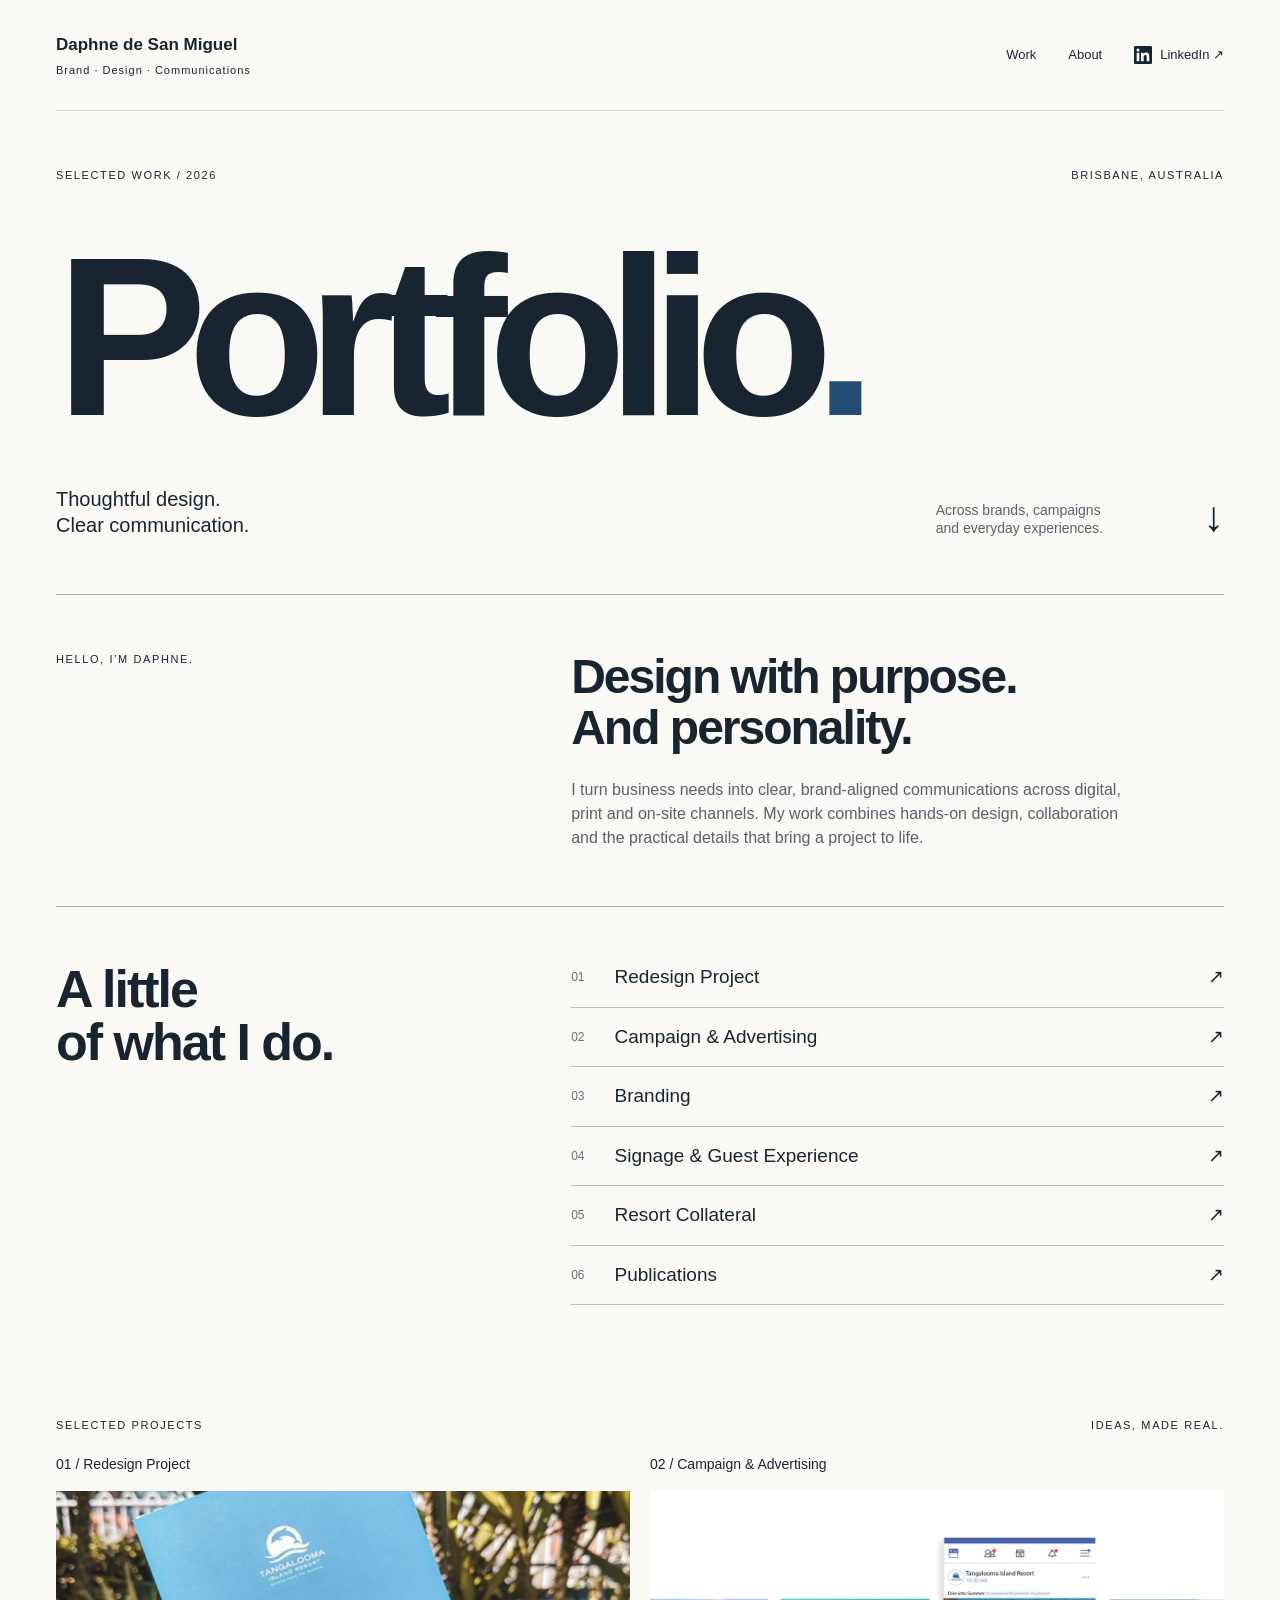
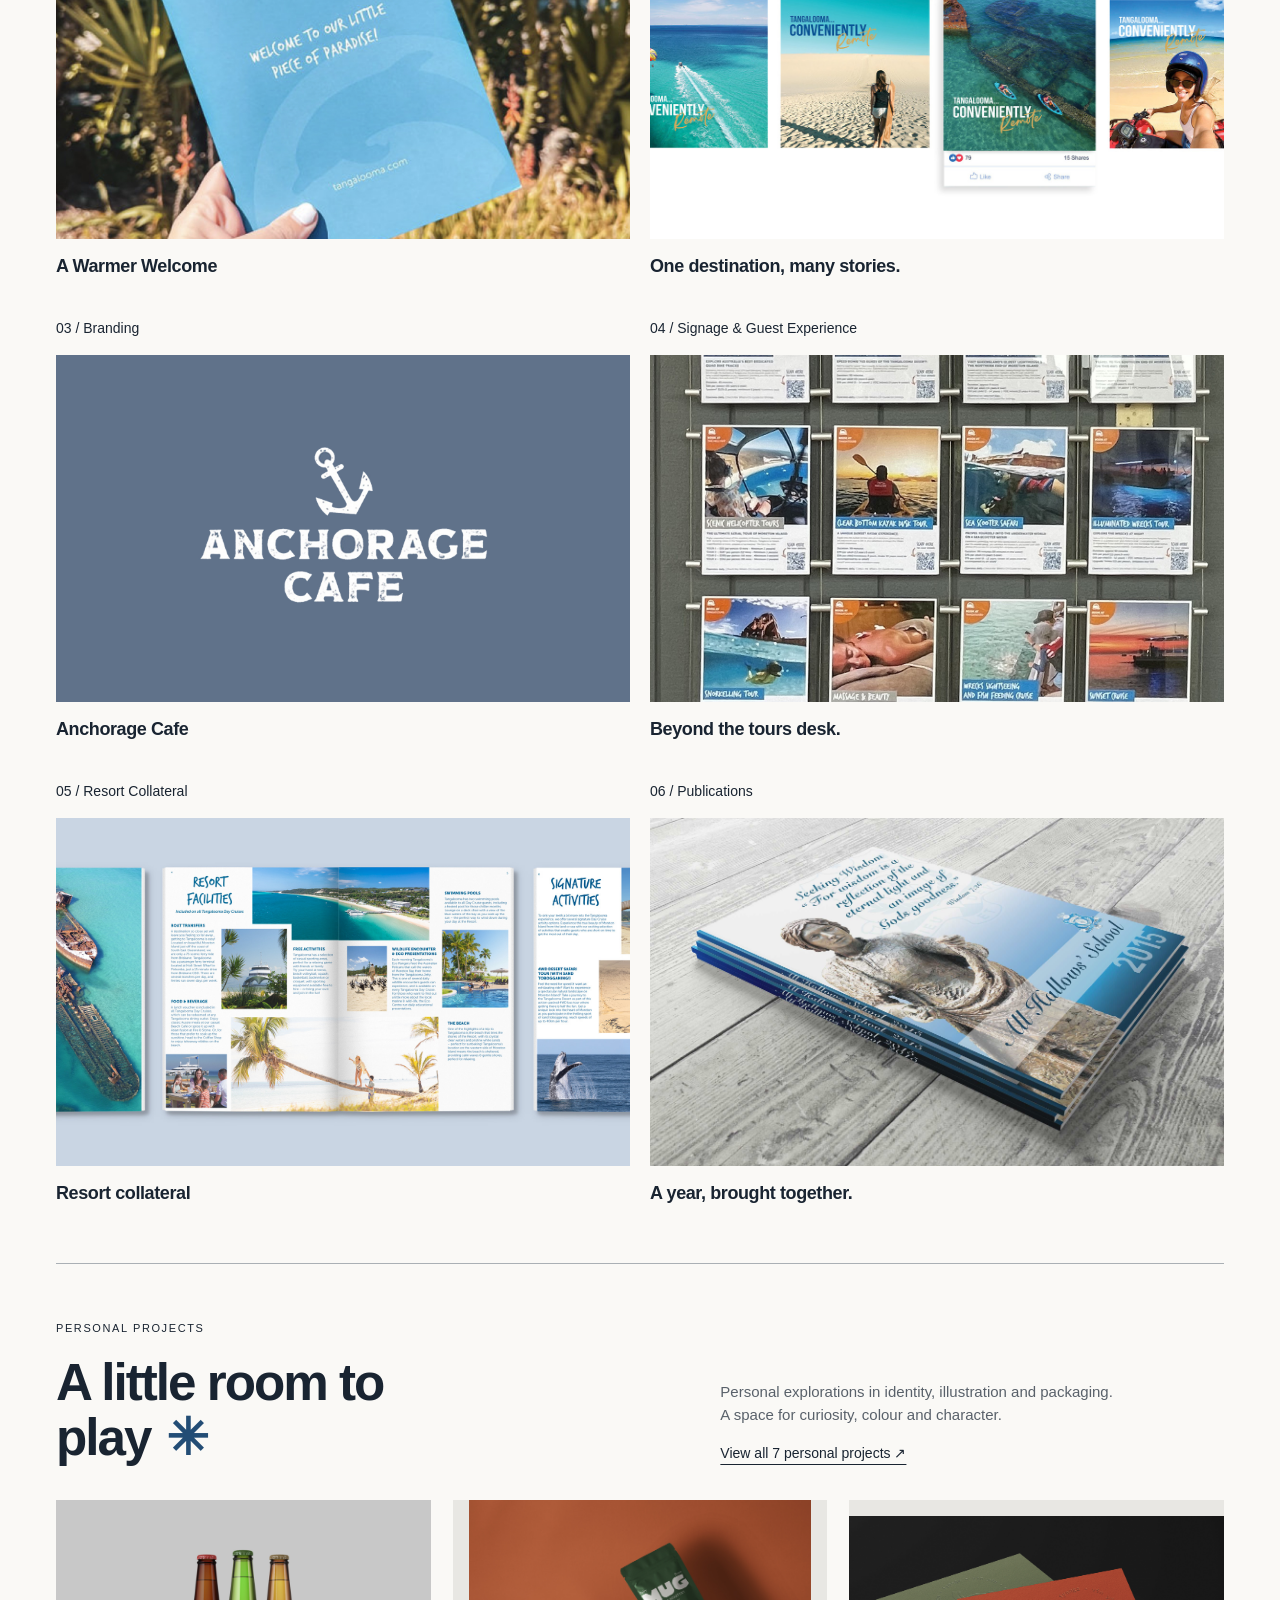
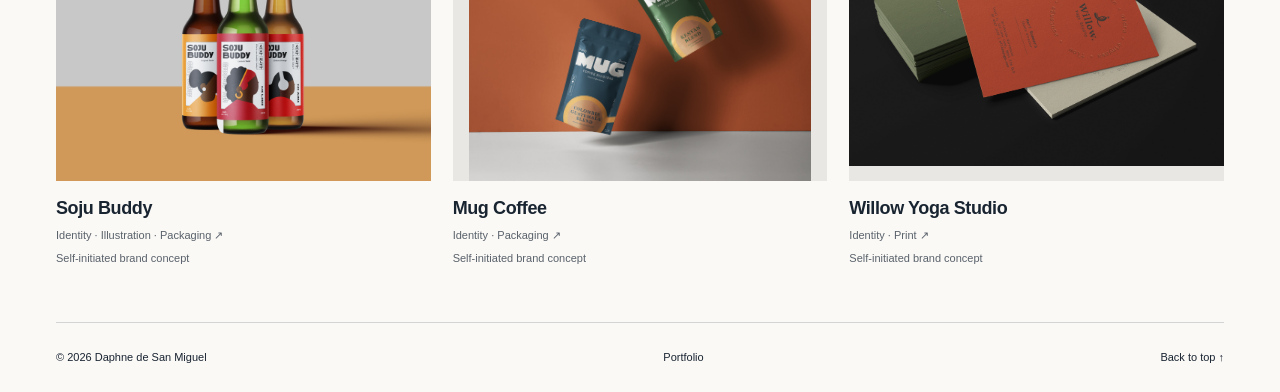
<file: site/index.html>
<!doctype html>
<html lang="en"><head><meta charset="utf-8"><meta name="viewport" content="width=device-width,initial-scale=1"><title>Daphne de San Miguel — Portfolio 2026</title><link rel="stylesheet" href="style.css"></head>
<body><header class="wrap"><a class="name" href="index.html">Daphne de San Miguel<span>Brand · Design · Communications</span></a><nav aria-label="Main navigation"><a href="#work">Work</a><a href="#about">About</a><a class="linkedin-link" href="https://www.linkedin.com/in/daphnedsm/"><svg class="linkedin-icon" xmlns="http://www.w3.org/2000/svg" viewBox="0 0 24 24" width="18" height="18" fill="currentColor" aria-hidden="true" focusable="false"><path d="M20.447 20.452h-3.554v-5.569c0-1.328-.027-3.037-1.852-3.037-1.853 0-2.136 1.445-2.136 2.939v5.667H9.351V9h3.414v1.561h.049c.476-.9 1.637-1.85 3.37-1.85 3.601 0 4.267 2.37 4.267 5.455v6.286zM5.337 7.433a2.062 2.062 0 1 1 0-4.124 2.062 2.062 0 0 1 0 4.124zm1.782 13.019H3.555V9h3.564v11.452zM22.225 0H1.771C.792 0 0 .774 0 1.729v20.542C0 23.227.792 24 1.771 24h20.451C23.2 24 24 23.227 24 22.271V1.729C24 .774 23.2 0 22.222 0h.003z"/></svg><span>LinkedIn ↗</span></a></nav></header>
<main class="portfolio-home"><section class="hero wrap"><div class="eyebrow">Selected work / 2026 <span>Brisbane, Australia</span></div><h1>Portfolio<span>.</span></h1><div class="hero-bottom"><p>Thoughtful design.<br>Clear communication.</p><p>Across brands, campaigns<br>and everyday experiences.</p><a href="#work" aria-label="Explore selected work">↓</a></div></section>
<section class="about wrap" id="about"><p class="eyebrow">Hello, I’m Daphne.</p><div><h2>Design with purpose.<br>And personality.</h2><p>I turn business needs into clear, brand-aligned communications across digital, print and on-site channels. My work combines hands-on design, collaboration and the practical details that bring a project to life.</p></div></section>
<section class="index wrap" aria-labelledby="index-title"><h2 id="index-title">A little<br>of what I do.</h2><div class="contents"><a href="#redesign"><span>01</span>Redesign Project <b>↗</b></a><a href="#campaigns"><span>02</span>Campaign &amp; Advertising <b>↗</b></a><a href="#anchorage-cafe"><span>03</span>Branding <b>↗</b></a><a href="#experience"><span>04</span>Signage &amp; Guest Experience <b>↗</b></a><a href="#resort-collateral"><span>05</span>Resort Collateral <b>↗</b></a><a href="#publications"><span>06</span>Publications <b>↗</b></a></div></section>
<section id="work" class="wrap work"><div class="section-label"><span>Selected projects</span><span>Ideas, made real.</span></div><div class="grid">
<section class="work-section" aria-labelledby="redesign"><h2 id="redesign" class="work-section-heading">01 / Redesign Project</h2><a class="project" href="welcome-guide.html"><div class="visual"><img src="images/welcome-guide-booklet.jpg" alt="Printed Tangalooma welcome booklet with a blue cover" loading="lazy"><div class="rollover"><strong>Redesign Project</strong><span>Tangalooma Welcome Guide</span></div></div><div class="caption"><h3>A Warmer Welcome</h3></div></a></section>
<section class="work-section" aria-labelledby="campaigns"><h2 id="campaigns" class="work-section-heading">02 / Campaign &amp; Advertising</h2><a class="project" href="campaign-advertising.html"><div class="visual"><img src="images/campaign-day-cruise.jpg" alt="Tangalooma campaign creative across social formats"><div class="rollover"><strong>Campaign &amp; Advertising</strong><span>Tangalooma Island Resort</span></div></div><div class="caption"><h3>One destination, many stories.</h3></div></a></section>
<section class="work-section" aria-labelledby="anchorage-cafe"><h2 id="anchorage-cafe" class="work-section-heading">03 / Branding</h2><a class="project" href="anchorage-cafe.html"><div class="visual"><img src="images/anchorage-identity.jpg" alt="Anchorage Cafe anchor logo on a blue-grey background"><div class="rollover"><strong>Branding &amp; Identity</strong><span>Tangalooma Wharf</span></div></div><div class="caption"><h3>Anchorage Cafe</h3></div></a></section>
<section class="work-section" aria-labelledby="experience"><h2 id="experience" class="work-section-heading">04 / Signage &amp; Guest Experience</h2><a class="project" href="communication-system.html"><div class="visual"><img src="images/promo-wall-installed.jpg" alt="Installed tour-information display" loading="lazy"><div class="rollover"><strong>Signage &amp; Guest Experience</strong><span>Tangalooma Tours &amp; Activities</span></div></div><div class="caption"><h3>Beyond the tours desk.</h3></div></a></section>
<section class="work-section" aria-labelledby="resort-collateral"><h2 id="resort-collateral" class="work-section-heading">05 / Resort Collateral</h2><a class="project resort-publications-card" href="resort-publications.html"><div class="visual"><img src="images/resort-publications-media-day.jpg" alt="Tangalooma media-day brochure spread featuring resort facilities and activities" loading="lazy"><div class="rollover"><strong>Resort Collateral</strong><span>Tangalooma Island Resort</span></div></div><div class="caption"><h3>Resort collateral</h3></div></a></section>
<section class="work-section" aria-labelledby="publications"><h2 id="publications" class="work-section-heading">06 / Publications</h2><a class="project" href="school-publications.html"><div class="visual"><img src="images/yearbook-all-hallows-cover.jpg" alt="All Hallows’ School yearbook cover" loading="lazy"><div class="rollover"><strong>Publications</strong><span>PCGA · School Yearbooks</span></div></div><div class="caption"><h3>A year, brought together.</h3></div></a></section>
</div></section>
<section class="wrap personal-section" id="play" aria-labelledby="personal-title"><div class="personal-intro"><div><p class="eyebrow">Personal Projects</p><h2 id="personal-title">A little room to play<span>✳</span></h2></div><div><p>Personal explorations in identity, illustration and packaging.<br>A space for curiosity, colour and character.</p><a class="text-link" href="personal-projects.html">View all 7 personal projects ↗</a></div></div><div class="featured-personal"><a class="project personal-card" href="soju-buddy.html"><div class="visual"><img src="images/personal/soju-buddy/Soju-Bottles-Mockup.jpg" alt="Bottle packaging, concept mockup." loading="lazy"></div><div class="caption"><h3>Soju Buddy</h3><span>Identity · Illustration · Packaging ↗</span></div><p class="project-kind">Self-initiated brand concept</p></a><a class="project personal-card" href="mug-coffee.html"><div class="visual"><img src="images/personal/mug-coffee/Pouch-Packaging-Mockup.jpg" alt="Coffee pouch packaging, concept mockup." loading="lazy"></div><div class="caption"><h3>Mug Coffee</h3><span>Identity · Packaging ↗</span></div><p class="project-kind">Self-initiated brand concept</p></a><a class="project personal-card" href="willow-yoga.html"><div class="visual"><img src="images/personal/willow-yoga/Business-Cards-Mockup.jpg" alt="Studio business cards, concept mockup." loading="lazy"></div><div class="caption"><h3>Willow Yoga Studio</h3><span>Identity · Print ↗</span></div><p class="project-kind">Self-initiated brand concept</p></a></div></section>
</main><footer class="wrap"><span>© 2026 Daphne de San Miguel</span><span>Portfolio</span><a href="#">Back to top ↑</a></footer></body></html>
</file>
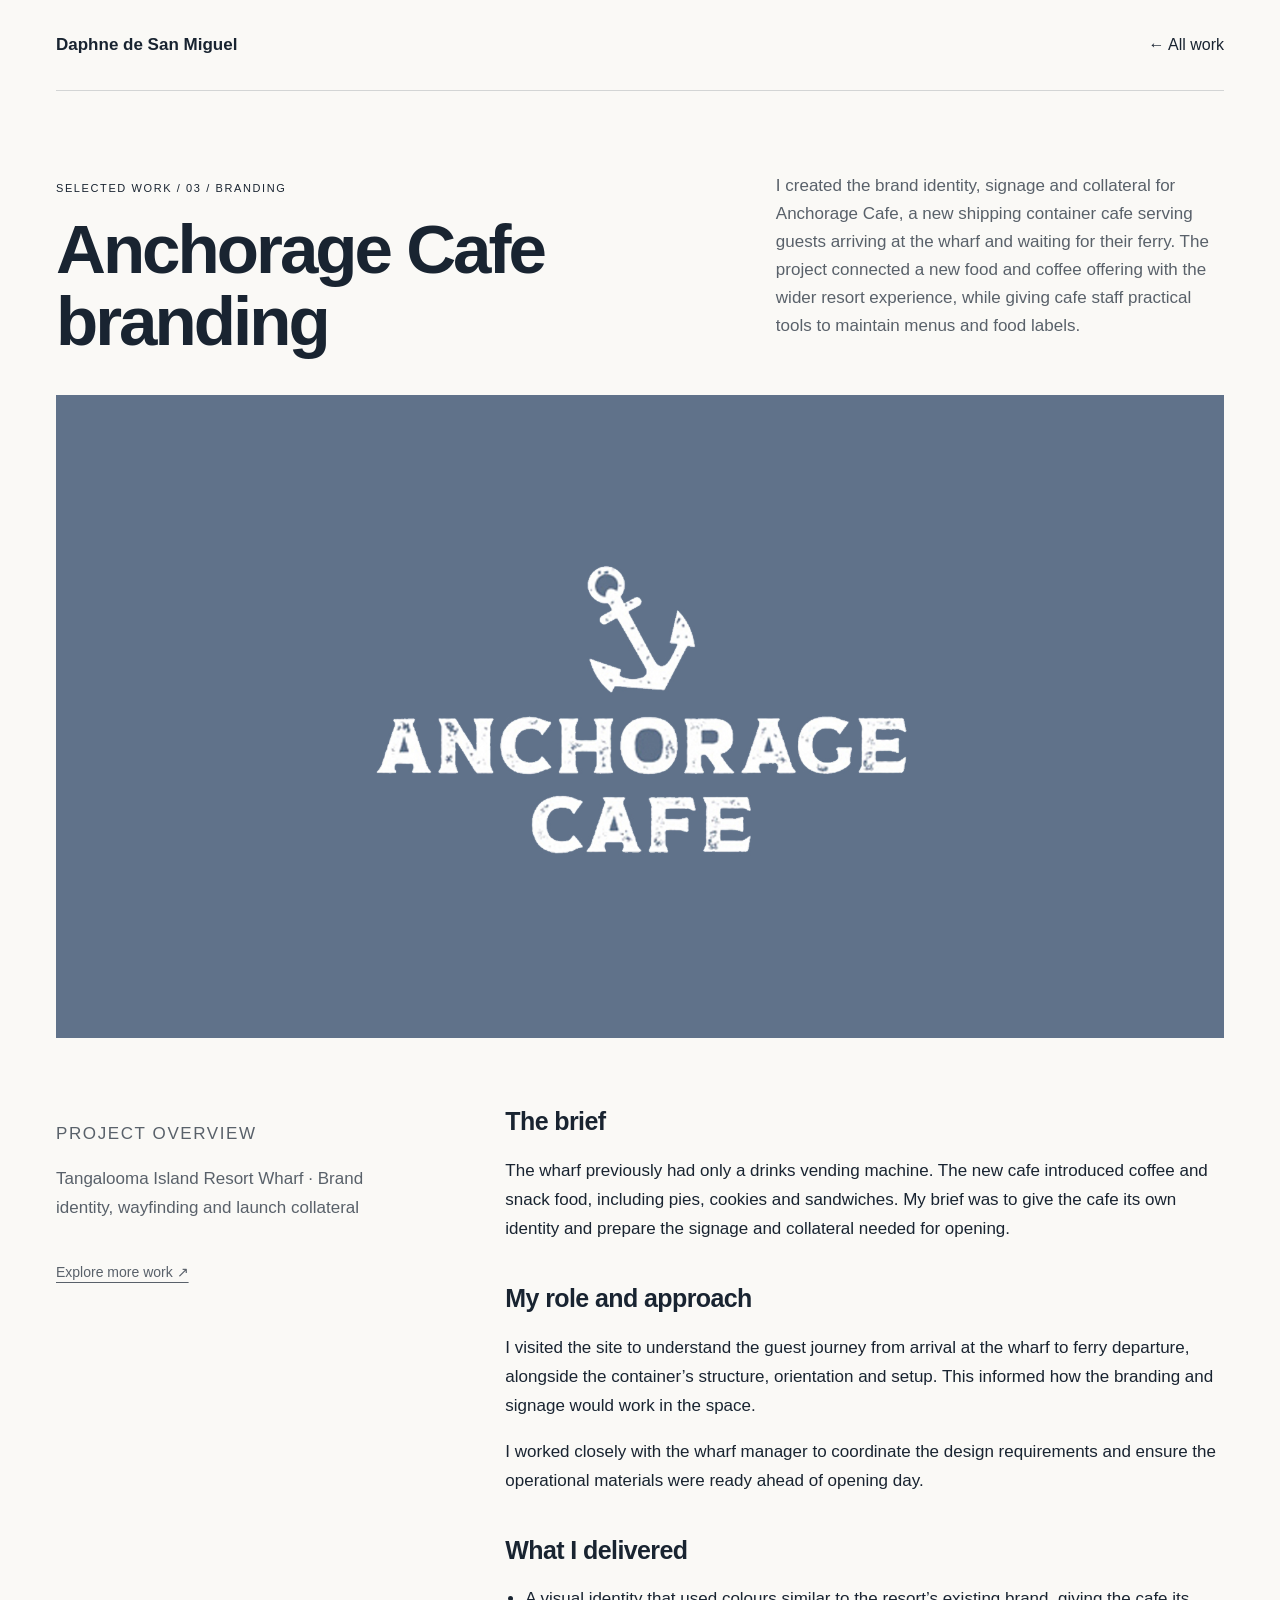
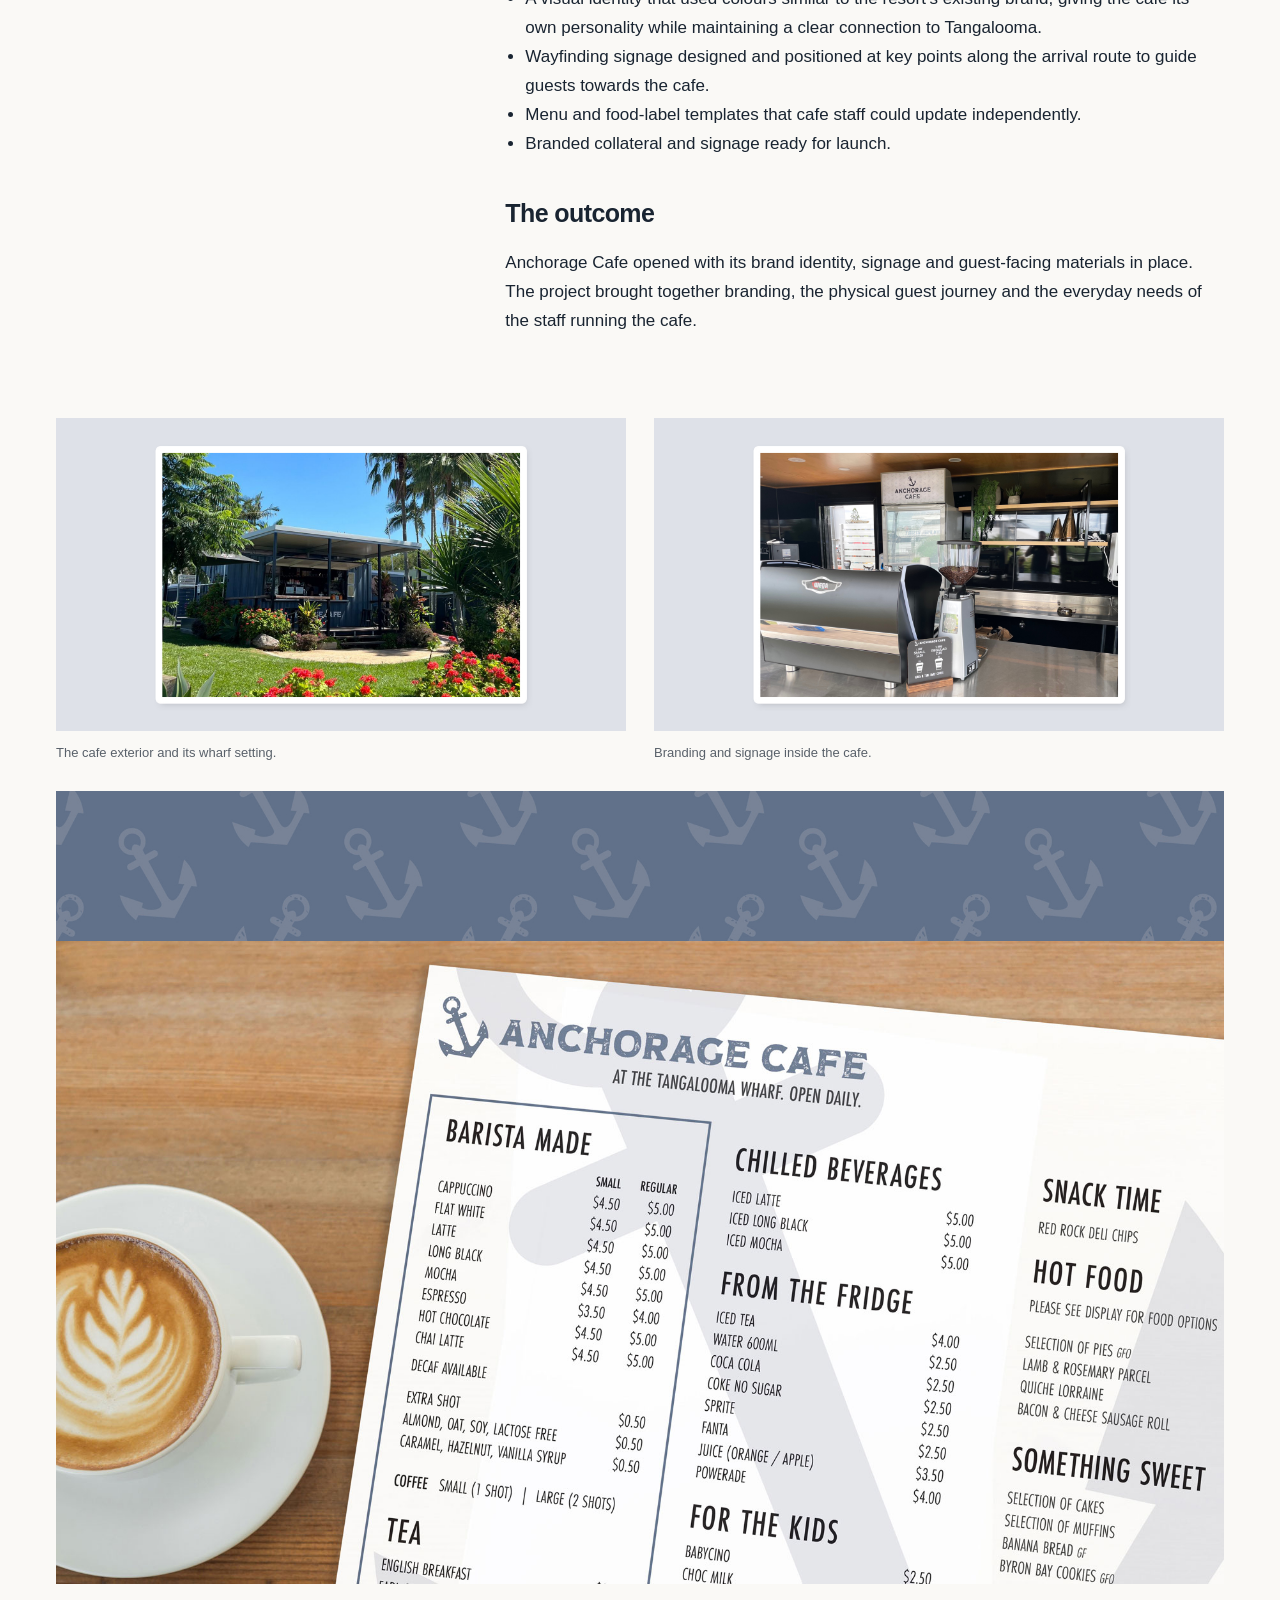
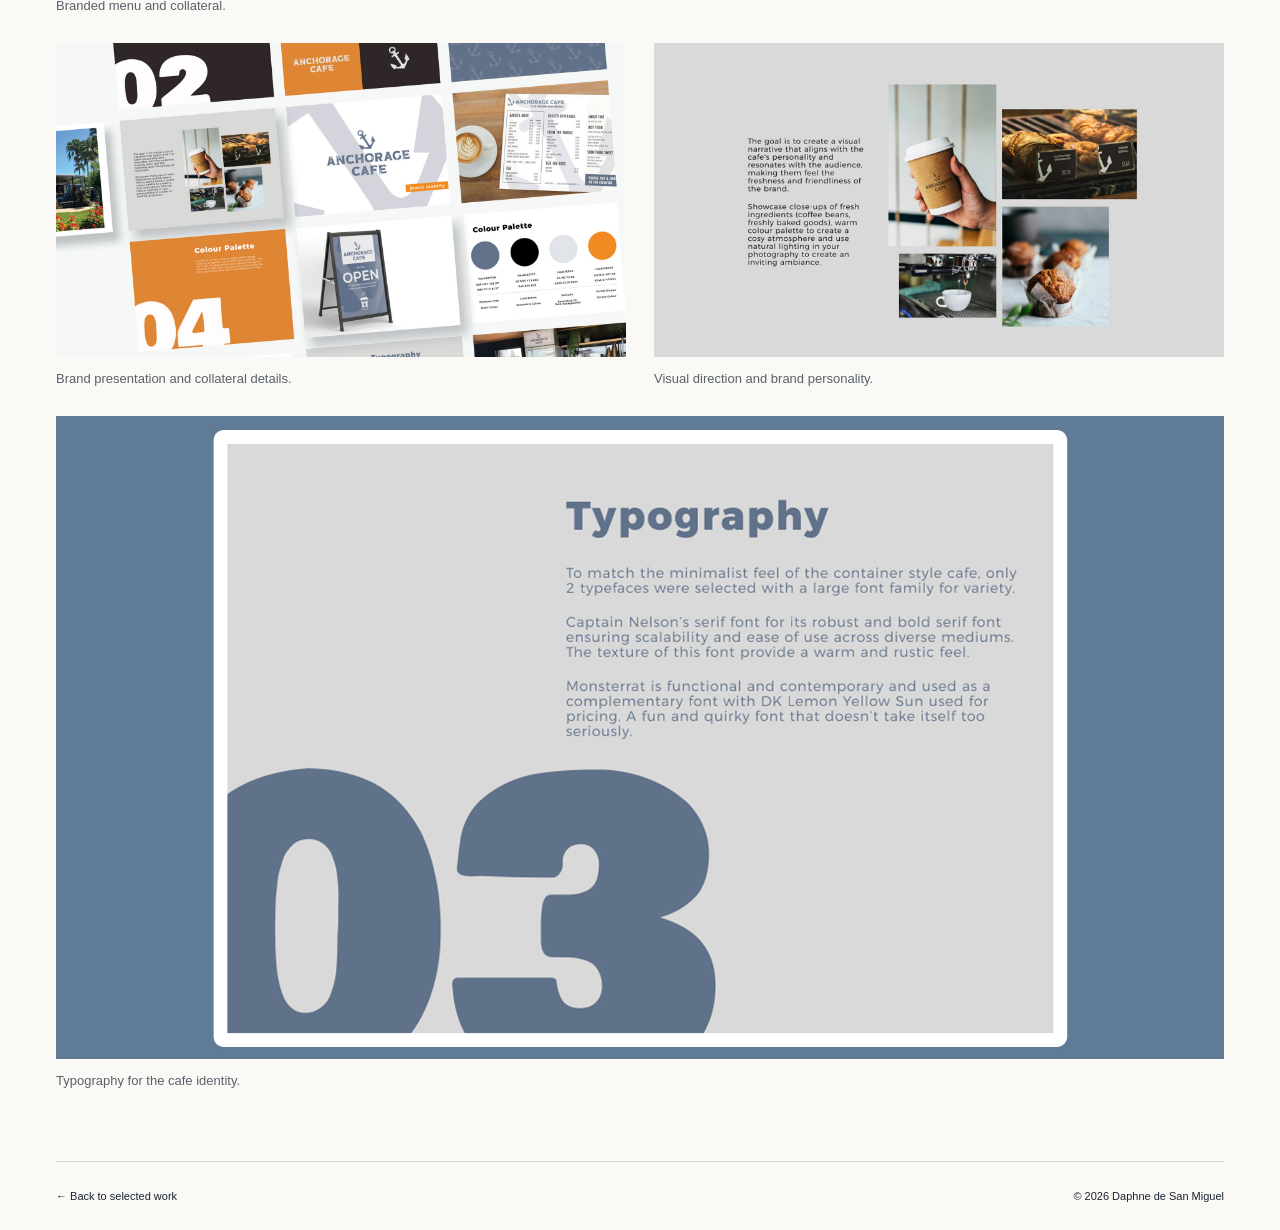
<file: site/anchorage-cafe.html>
<!doctype html><html lang="en"><head><meta charset="utf-8"><meta name="viewport" content="width=device-width,initial-scale=1"><title>Anchorage Cafe branding — Daphne de San Miguel</title><link rel="stylesheet" href="style.css"></head><body><header class="wrap"><a class="name" href="index.html">Daphne de San Miguel</a><a href="index.html#anchorage-cafe">← All work</a></header><main class="wrap project-detail"><div class="project-heading"><div><p class="eyebrow">Selected work / 03 / Branding</p><h1>Anchorage Cafe branding</h1></div><div class="lead"><p>I created the brand identity, signage and collateral for Anchorage Cafe, a new shipping container cafe serving guests arriving at the wharf and waiting for their ferry. The project connected a new food and coffee offering with the wider resort experience, while giving cafe staff practical tools to maintain menus and food labels.</p></div></div><figure class="project-hero"><a href="images/anchorage-cafe-detail-0.jpg"><img src="images/anchorage-cafe-detail-0.jpg" alt="Anchorage Cafe visual identity." loading="lazy"></a><figcaption>Anchorage Cafe visual identity.</figcaption></figure><div class="project-copy"><aside><p class="eyebrow">Project overview</p><p>Tangalooma Island Resort Wharf · Brand identity, wayfinding and launch collateral</p><a href="index.html#work">Explore more work ↗</a></aside><article><h3>The brief</h3>
<p>The wharf previously had only a drinks vending machine. The new cafe introduced coffee and snack food, including pies, cookies and sandwiches. My brief was to give the cafe its own identity and prepare the signage and collateral needed for opening.</p>
<h3>My role and approach</h3>
<p>I visited the site to understand the guest journey from arrival at the wharf to ferry departure, alongside the container’s structure, orientation and setup. This informed how the branding and signage would work in the space.</p>
<p>I worked closely with the wharf manager to coordinate the design requirements and ensure the operational materials were ready ahead of opening day.</p>
<h3>What I delivered</h3>
<ul>
<li>A visual identity that used colours similar to the resort’s existing brand, giving the cafe its own personality while maintaining a clear connection to Tangalooma.</li>
<li>Wayfinding signage designed and positioned at key points along the arrival route to guide guests towards the cafe.</li>
<li>Menu and food-label templates that cafe staff could update independently.</li>
<li>Branded collateral and signage ready for launch.</li>
</ul>
<h3>The outcome</h3>
<p>Anchorage Cafe opened with its brand identity, signage and guest-facing materials in place. The project brought together branding, the physical guest journey and the everyday needs of the staff running the cafe.</p></article></div><div class="project-gallery"><figure class=""><a href="images/anchorage-cafe-detail-1.jpg"><img src="images/anchorage-cafe-detail-1.jpg" alt="The cafe exterior and its wharf setting." loading="lazy"></a><figcaption>The cafe exterior and its wharf setting.</figcaption></figure><figure class=""><a href="images/anchorage-cafe-detail-2.jpg"><img src="images/anchorage-cafe-detail-2.jpg" alt="Branding and signage inside the cafe." loading="lazy"></a><figcaption>Branding and signage inside the cafe.</figcaption></figure><figure class="pattern-strip"><a href="images/anchorage-cafe-detail-7.jpg"><img src="images/anchorage-cafe-detail-7.jpg" alt="Anchor brand pattern." loading="lazy"></a><figcaption>Anchor brand pattern.</figcaption></figure><figure class="wide"><a href="images/anchorage-cafe-detail-8.jpg"><img src="images/anchorage-cafe-detail-8.jpg" alt="Branded menu and collateral." loading="lazy"></a><figcaption>Branded menu and collateral.</figcaption></figure><figure class=""><a href="images/anchorage-cafe-detail-4.jpg"><img src="images/anchorage-cafe-detail-4.jpg" alt="Brand presentation and collateral details." loading="lazy"></a><figcaption>Brand presentation and collateral details.</figcaption></figure><figure class=""><a href="images/anchorage-cafe-detail-5.jpg"><img src="images/anchorage-cafe-detail-5.jpg" alt="Visual direction and brand personality." loading="lazy"></a><figcaption>Visual direction and brand personality.</figcaption></figure><figure class="wide"><a href="images/anchorage-cafe-detail-6.jpg"><img src="images/anchorage-cafe-detail-6.jpg" alt="Typography for the cafe identity." loading="lazy"></a><figcaption>Typography for the cafe identity.</figcaption></figure></div></main><footer class="wrap"><a href="index.html#anchorage-cafe">← Back to selected work</a><span>© 2026 Daphne de San Miguel</span></footer></body></html>
</file>
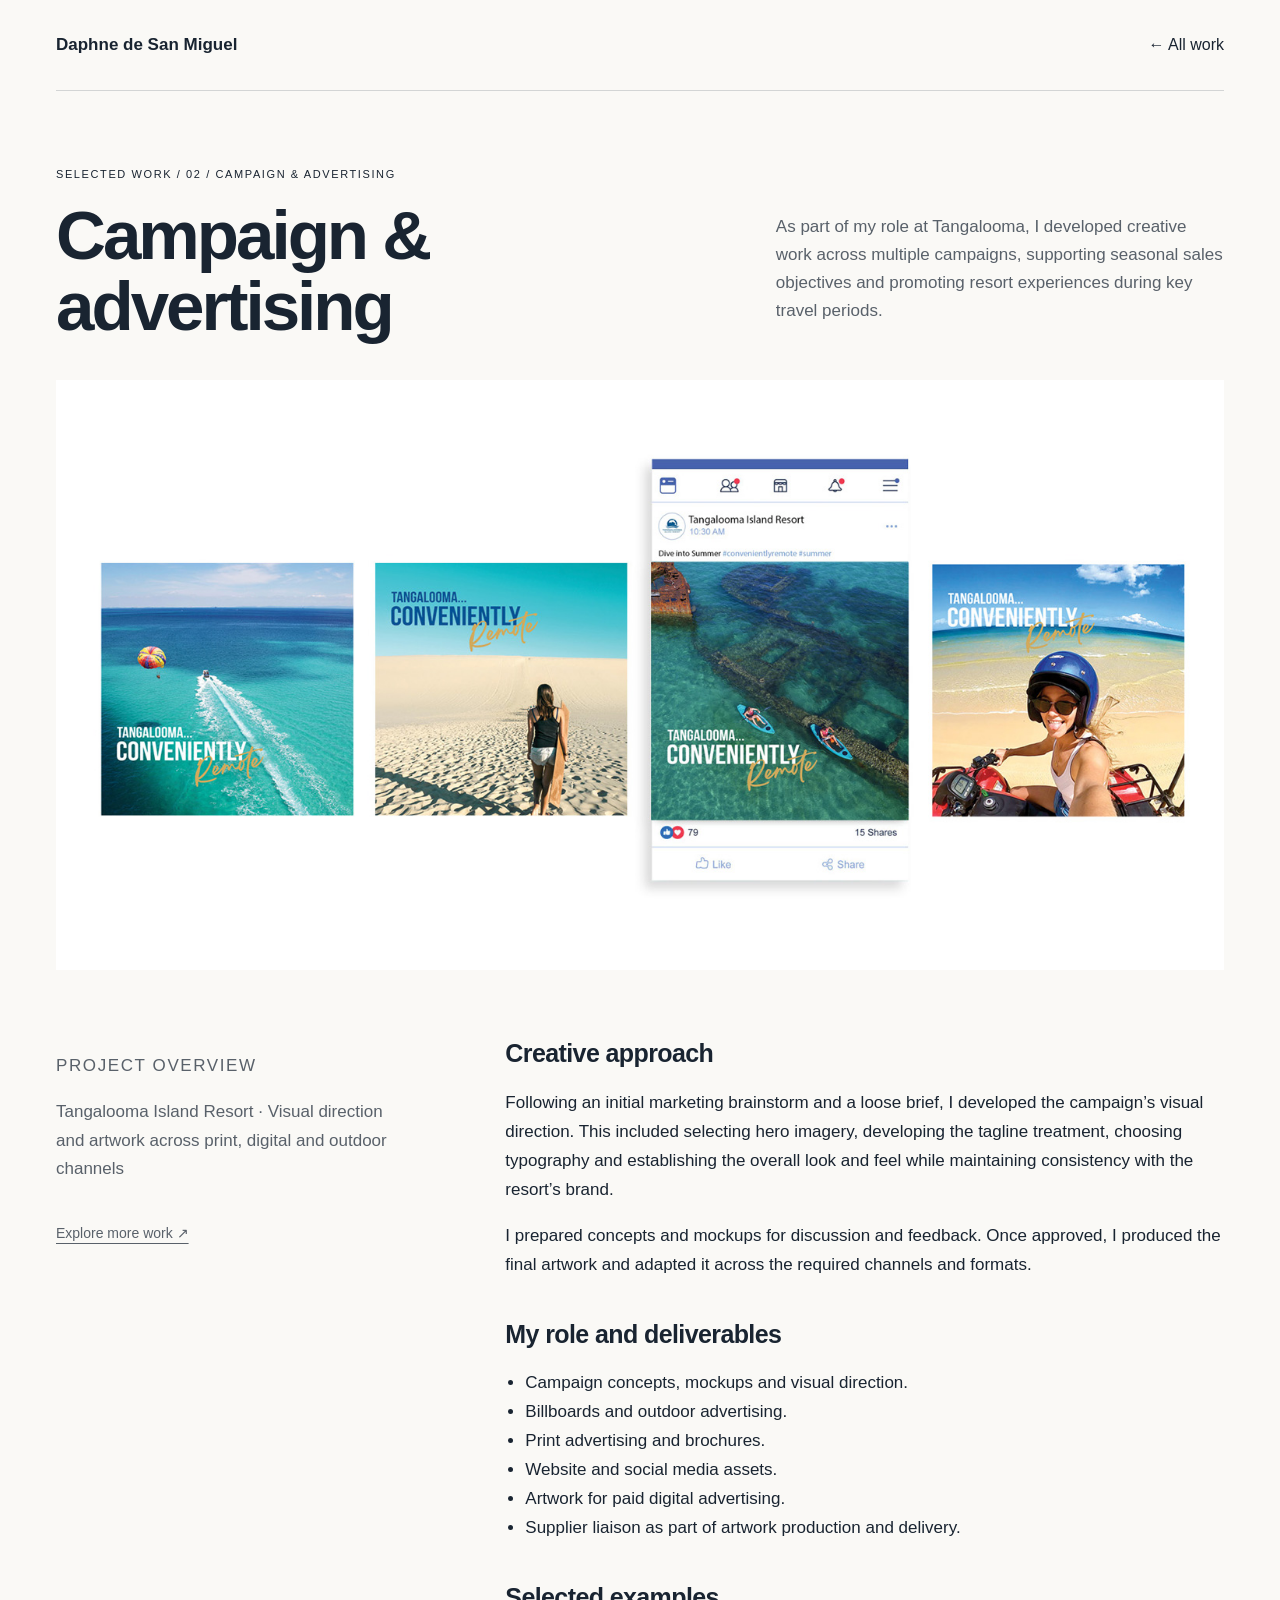
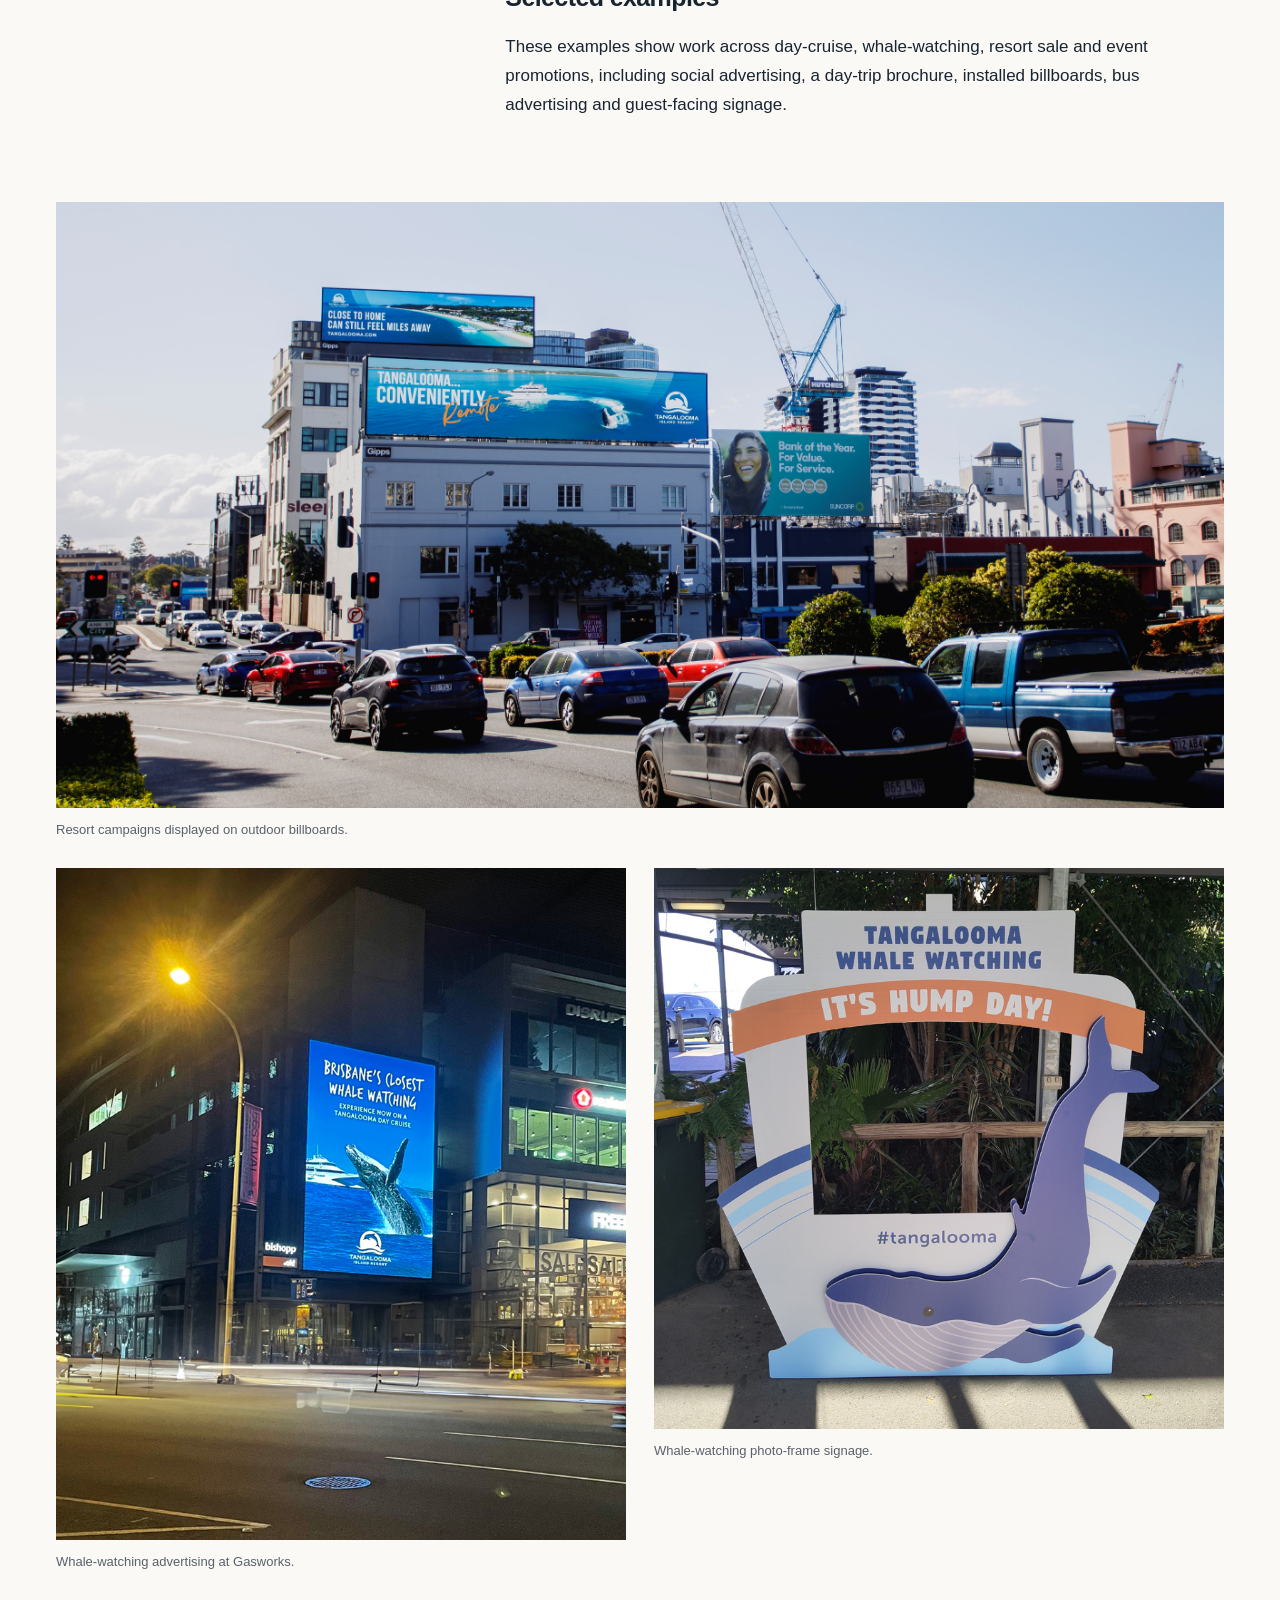
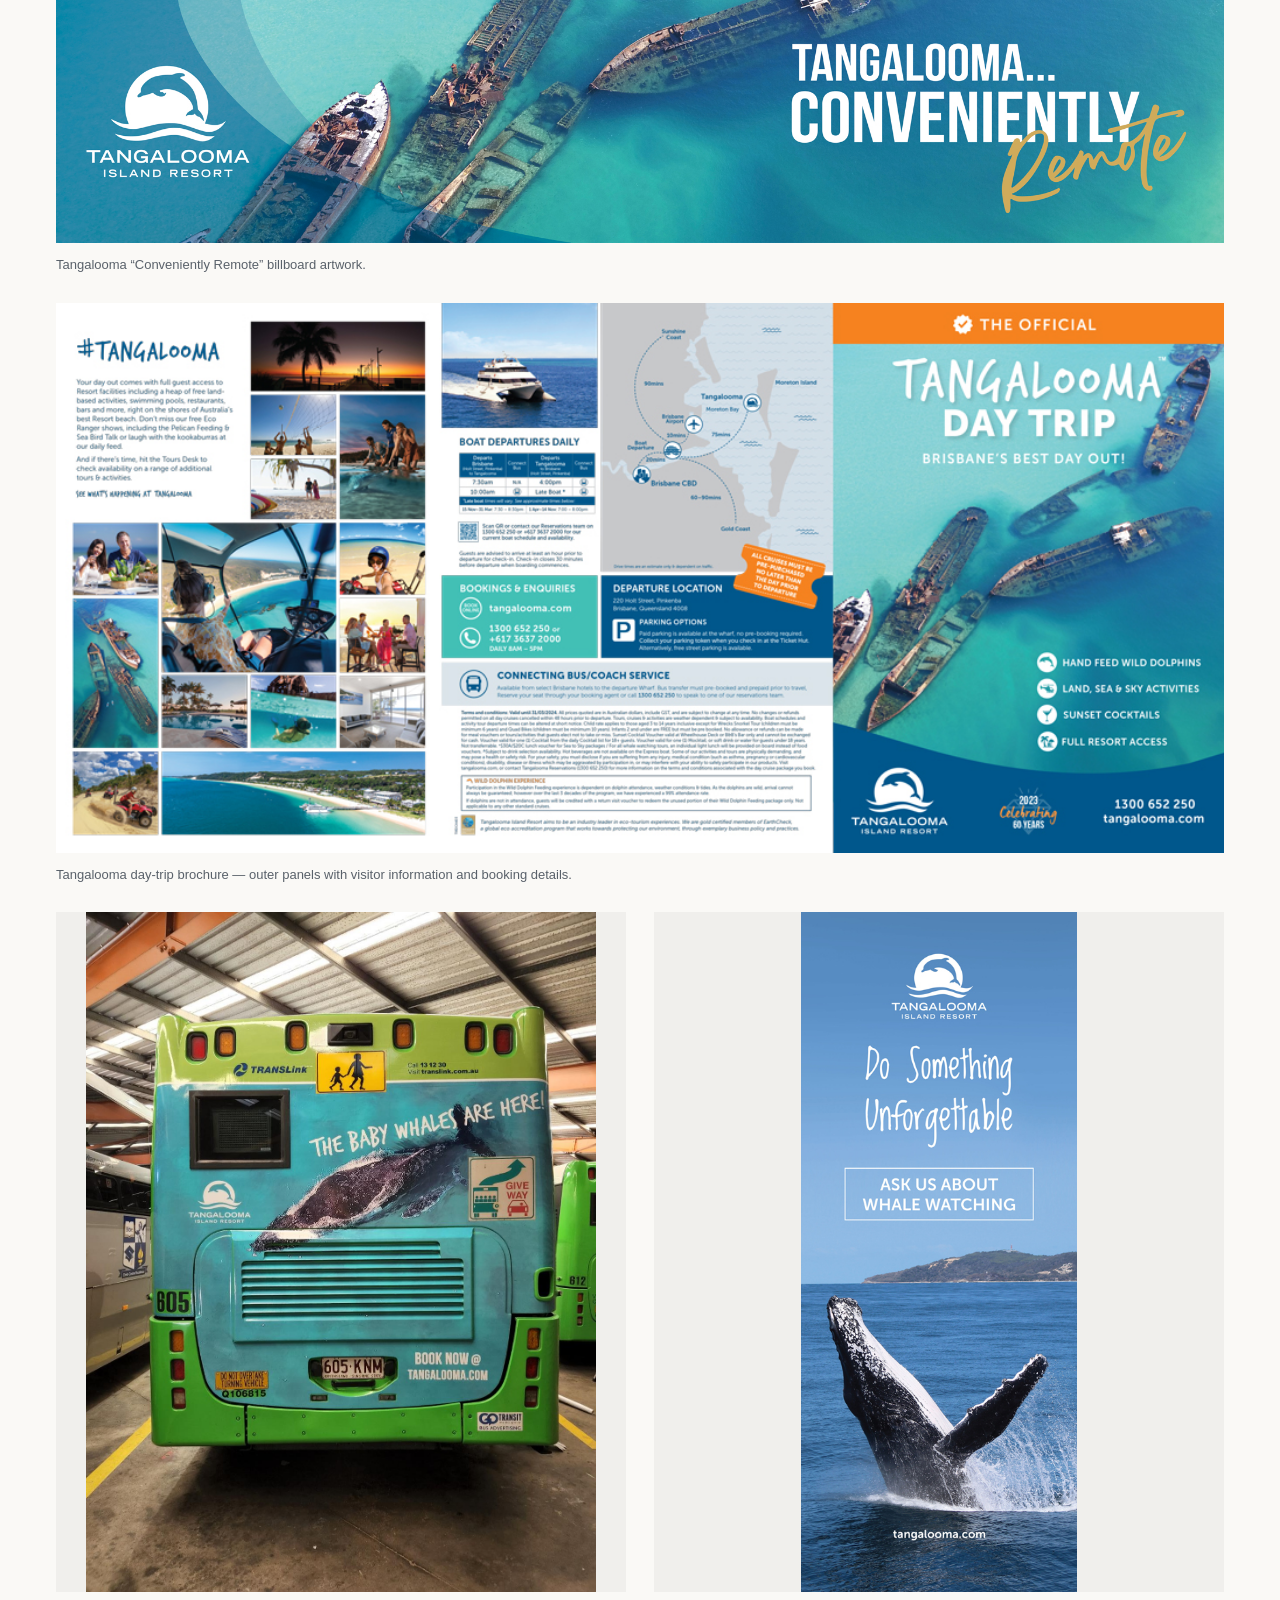
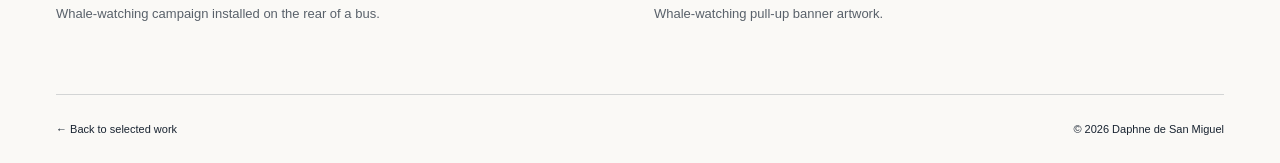
<file: site/campaign-advertising.html>
<!doctype html><html lang="en"><head><meta charset="utf-8"><meta name="viewport" content="width=device-width,initial-scale=1"><title>Campaign &amp; advertising — Daphne de San Miguel</title><link rel="stylesheet" href="style.css"></head><body><header class="wrap"><a class="name" href="index.html">Daphne de San Miguel</a><a href="index.html#campaigns">← All work</a></header><main class="wrap project-detail"><div class="project-heading"><div><p class="eyebrow">Selected work / 02 / Campaign &amp; Advertising</p><h1>Campaign &amp; advertising</h1></div><div class="lead"><p>As part of my role at Tangalooma, I developed creative work across multiple campaigns, supporting seasonal sales objectives and promoting resort experiences during key travel periods.</p></div></div><figure class="project-hero"><a href="images/campaign-advertising-detail-0.jpg"><img src="images/campaign-advertising-detail-0.jpg" alt="Day-cruise creative for social advertising." loading="lazy"></a><figcaption>Day-cruise creative for social advertising.</figcaption></figure><div class="project-copy"><aside><p class="eyebrow">Project overview</p><p>Tangalooma Island Resort · Visual direction and artwork across print, digital and outdoor channels</p><a href="index.html#work">Explore more work ↗</a></aside><article><h3>Creative approach</h3>
<p>Following an initial marketing brainstorm and a loose brief, I developed the campaign’s visual direction. This included selecting hero imagery, developing the tagline treatment, choosing typography and establishing the overall look and feel while maintaining consistency with the resort’s brand.</p>
<p>I prepared concepts and mockups for discussion and feedback. Once approved, I produced the final artwork and adapted it across the required channels and formats.</p>
<h3>My role and deliverables</h3>
<ul>
<li>Campaign concepts, mockups and visual direction.</li>
<li>Billboards and outdoor advertising.</li>
<li>Print advertising and brochures.</li>
<li>Website and social media assets.</li>
<li>Artwork for paid digital advertising.</li>
<li>Supplier liaison as part of artwork production and delivery.</li>
</ul>
<h3>Selected examples</h3>
<p>These examples show work across day-cruise, whale-watching, resort sale and event promotions, including social advertising, a day-trip brochure, installed billboards, bus advertising and guest-facing signage.</p></article></div><div class="project-gallery"><figure class="wide"><a href="images/campaign-advertising-detail-1.jpg"><img src="images/campaign-advertising-detail-1.jpg" alt="Resort campaigns displayed on outdoor billboards." loading="lazy"></a><figcaption>Resort campaigns displayed on outdoor billboards.</figcaption></figure><figure class=""><a href="images/campaign-advertising-detail-2.jpg"><img src="images/campaign-advertising-detail-2.jpg" alt="Whale-watching advertising at Gasworks." loading="lazy"></a><figcaption>Whale-watching advertising at Gasworks.</figcaption></figure><figure class=""><a href="images/campaign-advertising-detail-3.jpg"><img src="images/campaign-advertising-detail-3.jpg" alt="Whale-watching photo-frame signage." loading="lazy"></a><figcaption>Whale-watching photo-frame signage.</figcaption></figure><figure class="wide"><a href="images/Tangalooma-Lower_billboard-FV.jpg"><img src="images/Tangalooma-Lower_billboard-FV.jpg" alt="Tangalooma “Conveniently Remote” billboard artwork." loading="lazy"></a><figcaption>Tangalooma “Conveniently Remote” billboard artwork.</figcaption></figure><figure class="wide"><a href="images/campaign-day-trip-brochure.jpg"><img src="images/campaign-day-trip-brochure.jpg" alt="Tangalooma day-trip brochure — outer panels with visitor information and booking details." loading="lazy"></a><figcaption>Tangalooma day-trip brochure — outer panels with visitor information and booking details.</figcaption></figure><figure class="portrait"><a href="images/campaign-whale-watching-bus.jpg"><img src="images/campaign-whale-watching-bus.jpg" alt="Whale-watching campaign installed on the rear of a bus." loading="lazy"></a><figcaption>Whale-watching campaign installed on the rear of a bus.</figcaption></figure><figure class="portrait"><a href="images/campaign-whale-watching-banner.jpg"><img src="images/campaign-whale-watching-banner.jpg" alt="Whale-watching pull-up banner artwork." loading="lazy"></a><figcaption>Whale-watching pull-up banner artwork.</figcaption></figure></div></main><footer class="wrap"><a href="index.html#campaigns">← Back to selected work</a><span>© 2026 Daphne de San Miguel</span></footer></body></html>
</file>
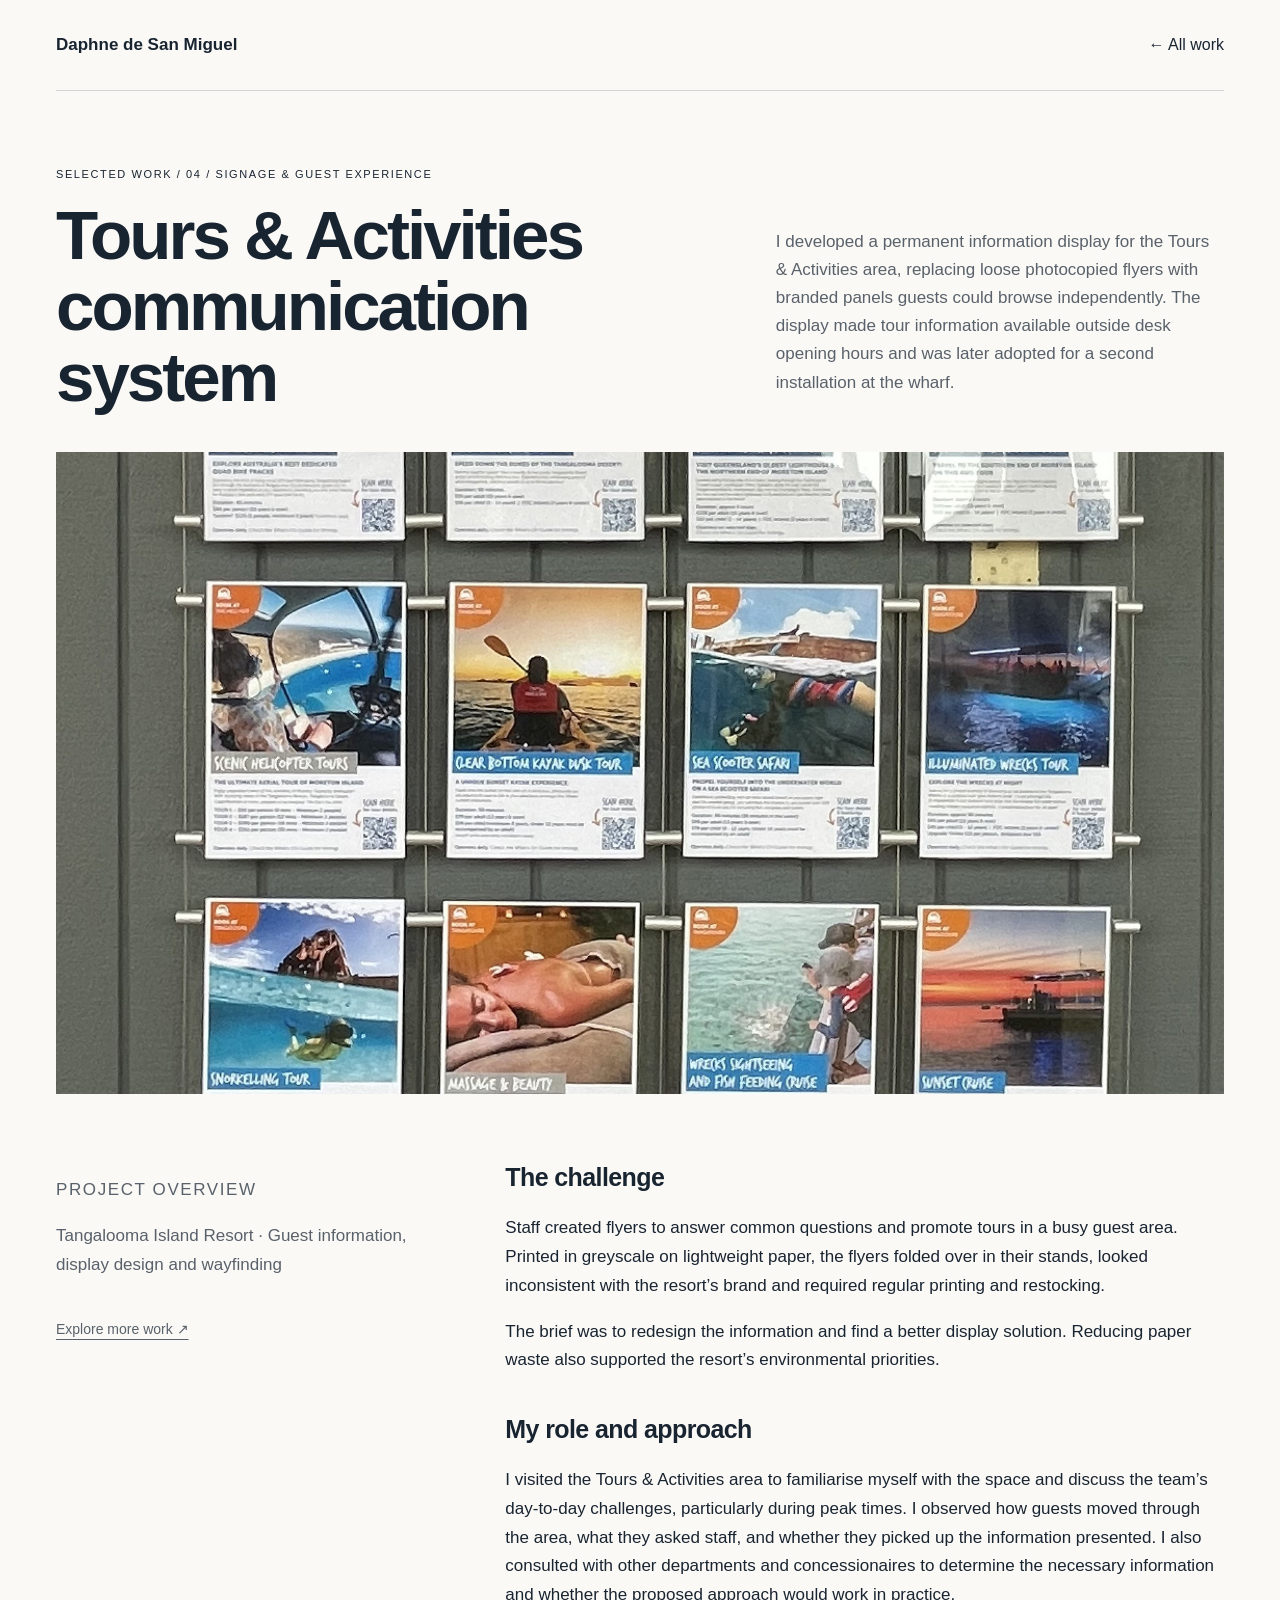
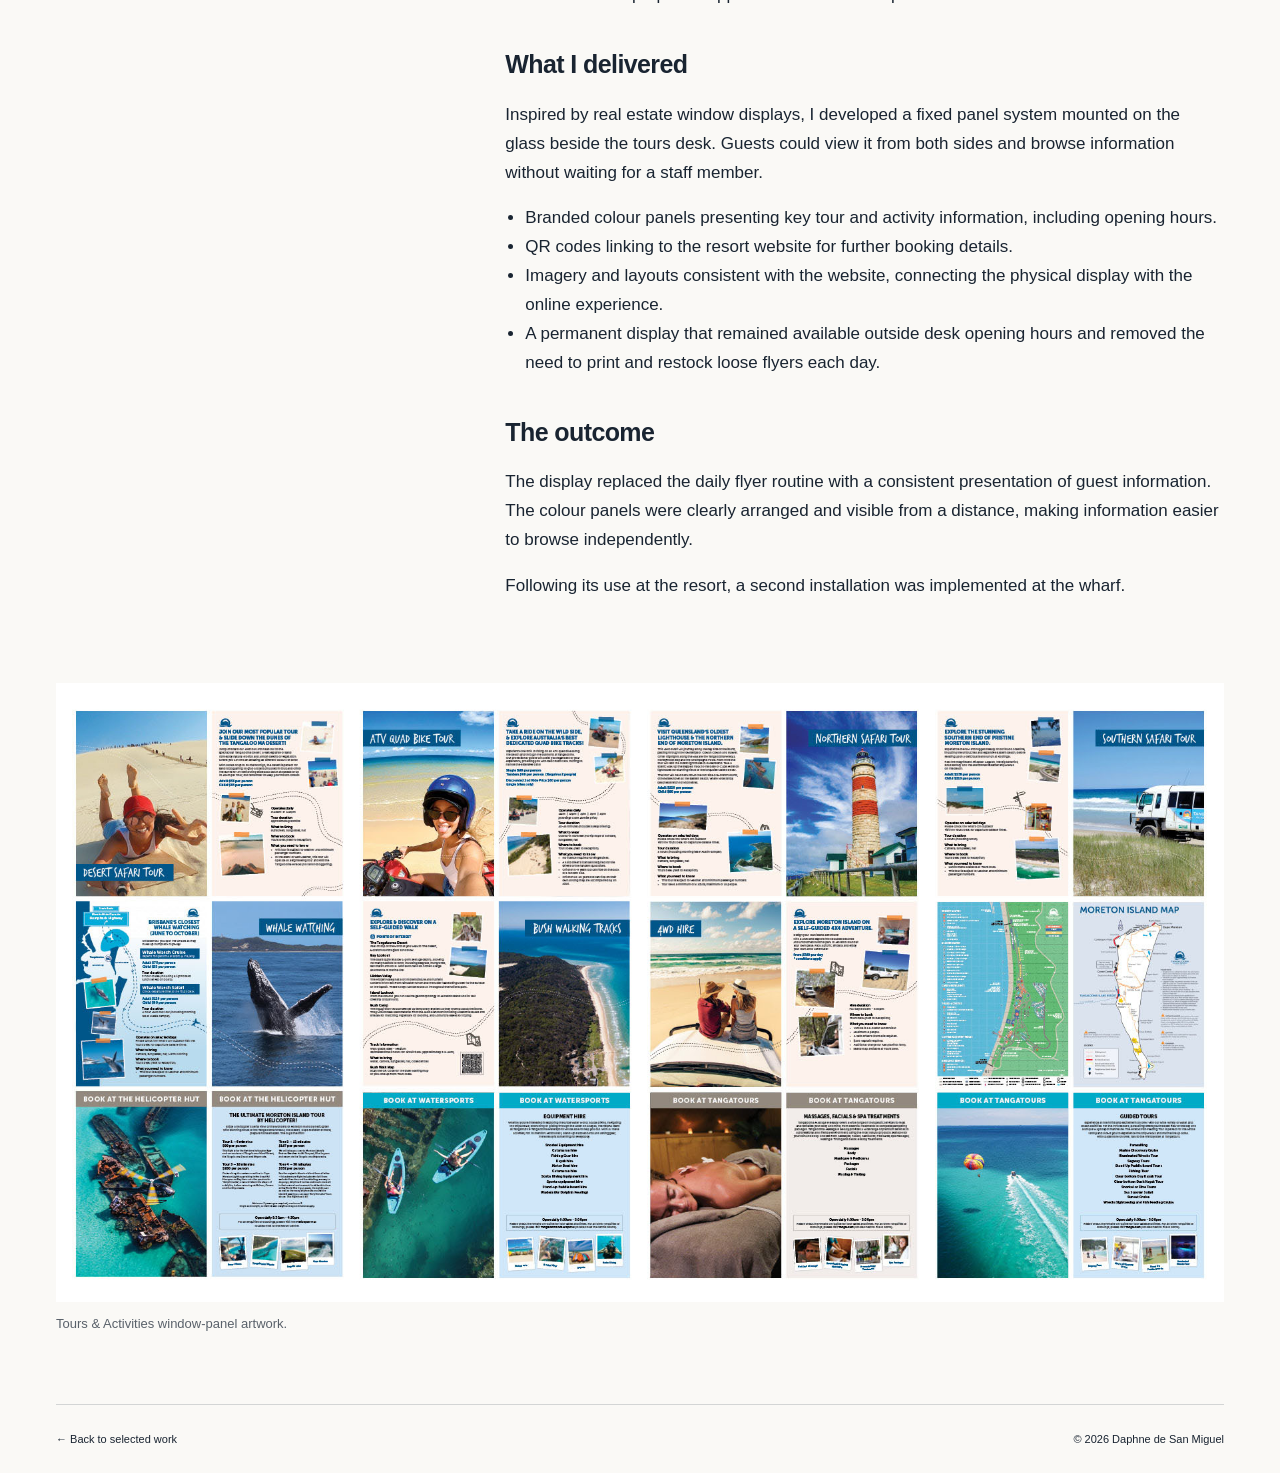
<file: site/communication-system.html>
<!doctype html><html lang="en"><head><meta charset="utf-8"><meta name="viewport" content="width=device-width,initial-scale=1"><title>Tours &amp; Activities communication system — Daphne de San Miguel</title><link rel="stylesheet" href="style.css"></head><body><header class="wrap"><a class="name" href="index.html">Daphne de San Miguel</a><a href="index.html#experience">← All work</a></header><main class="wrap project-detail"><div class="project-heading"><div><p class="eyebrow">Selected work / 04 / Signage &amp; Guest Experience</p><h1>Tours &amp; Activities communication system</h1></div><div class="lead"><p>I developed a permanent information display for the Tours &amp; Activities area, replacing loose photocopied flyers with branded panels guests could browse independently. The display made tour information available outside desk opening hours and was later adopted for a second installation at the wharf.</p></div></div><figure class="project-hero"><a href="images/communication-system-detail-0.jpg"><img src="images/communication-system-detail-0.jpg" alt="Installed tour-information panels with QR codes." loading="lazy"></a><figcaption>Installed tour-information panels with QR codes.</figcaption></figure><div class="project-copy"><aside><p class="eyebrow">Project overview</p><p>Tangalooma Island Resort · Guest information, display design and wayfinding</p><a href="index.html#work">Explore more work ↗</a></aside><article><h3>The challenge</h3>
<p>Staff created flyers to answer common questions and promote tours in a busy guest area. Printed in greyscale on lightweight paper, the flyers folded over in their stands, looked inconsistent with the resort’s brand and required regular printing and restocking.</p>
<p>The brief was to redesign the information and find a better display solution. Reducing paper waste also supported the resort’s environmental priorities.</p>
<h3>My role and approach</h3>
<p>I visited the Tours &amp; Activities area to familiarise myself with the space and discuss the team’s day-to-day challenges, particularly during peak times. I observed how guests moved through the area, what they asked staff, and whether they picked up the information presented. I also consulted with other departments and concessionaires to determine the necessary information and whether the proposed approach would work in practice.</p>
<h3>What I delivered</h3>
<p>Inspired by real estate window displays, I developed a fixed panel system mounted on the glass beside the tours desk. Guests could view it from both sides and browse information without waiting for a staff member.</p>
<ul>
<li>Branded colour panels presenting key tour and activity information, including opening hours.</li>
<li>QR codes linking to the resort website for further booking details.</li>
<li>Imagery and layouts consistent with the website, connecting the physical display with the online experience.</li>
<li>A permanent display that remained available outside desk opening hours and removed the need to print and restock loose flyers each day.</li>
</ul>
<h3>The outcome</h3>
<p>The display replaced the daily flyer routine with a consistent presentation of guest information. The colour panels were clearly arranged and visible from a distance, making information easier to browse independently.</p>
<p>Following its use at the resort, a second installation was implemented at the wharf.</p></article></div><div class="project-gallery"><figure class="wide"><a href="images/communication-system-detail-1.jpg"><img src="images/communication-system-detail-1.jpg" alt="Tours &amp; Activities window-panel artwork." loading="lazy"></a><figcaption>Tours &amp; Activities window-panel artwork.</figcaption></figure></div></main><footer class="wrap"><a href="index.html#experience">← Back to selected work</a><span>© 2026 Daphne de San Miguel</span></footer></body></html>
</file>
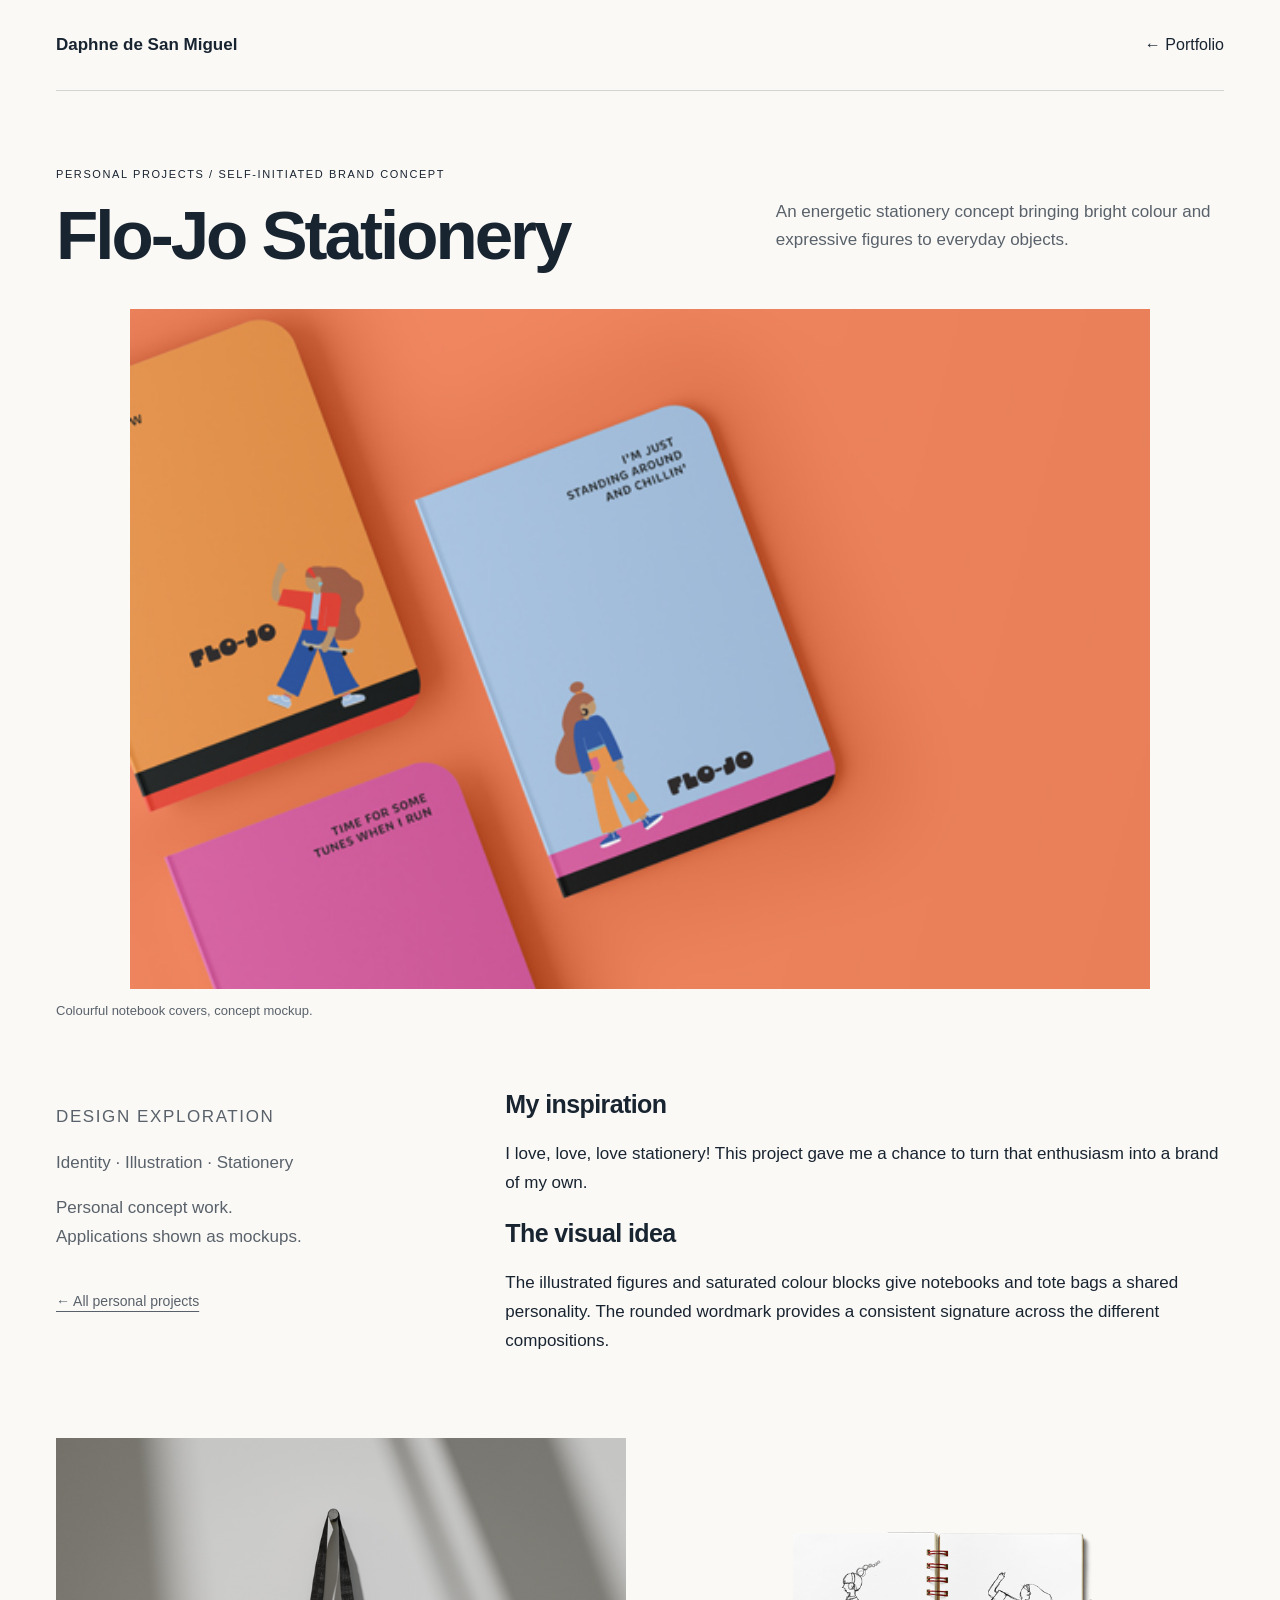
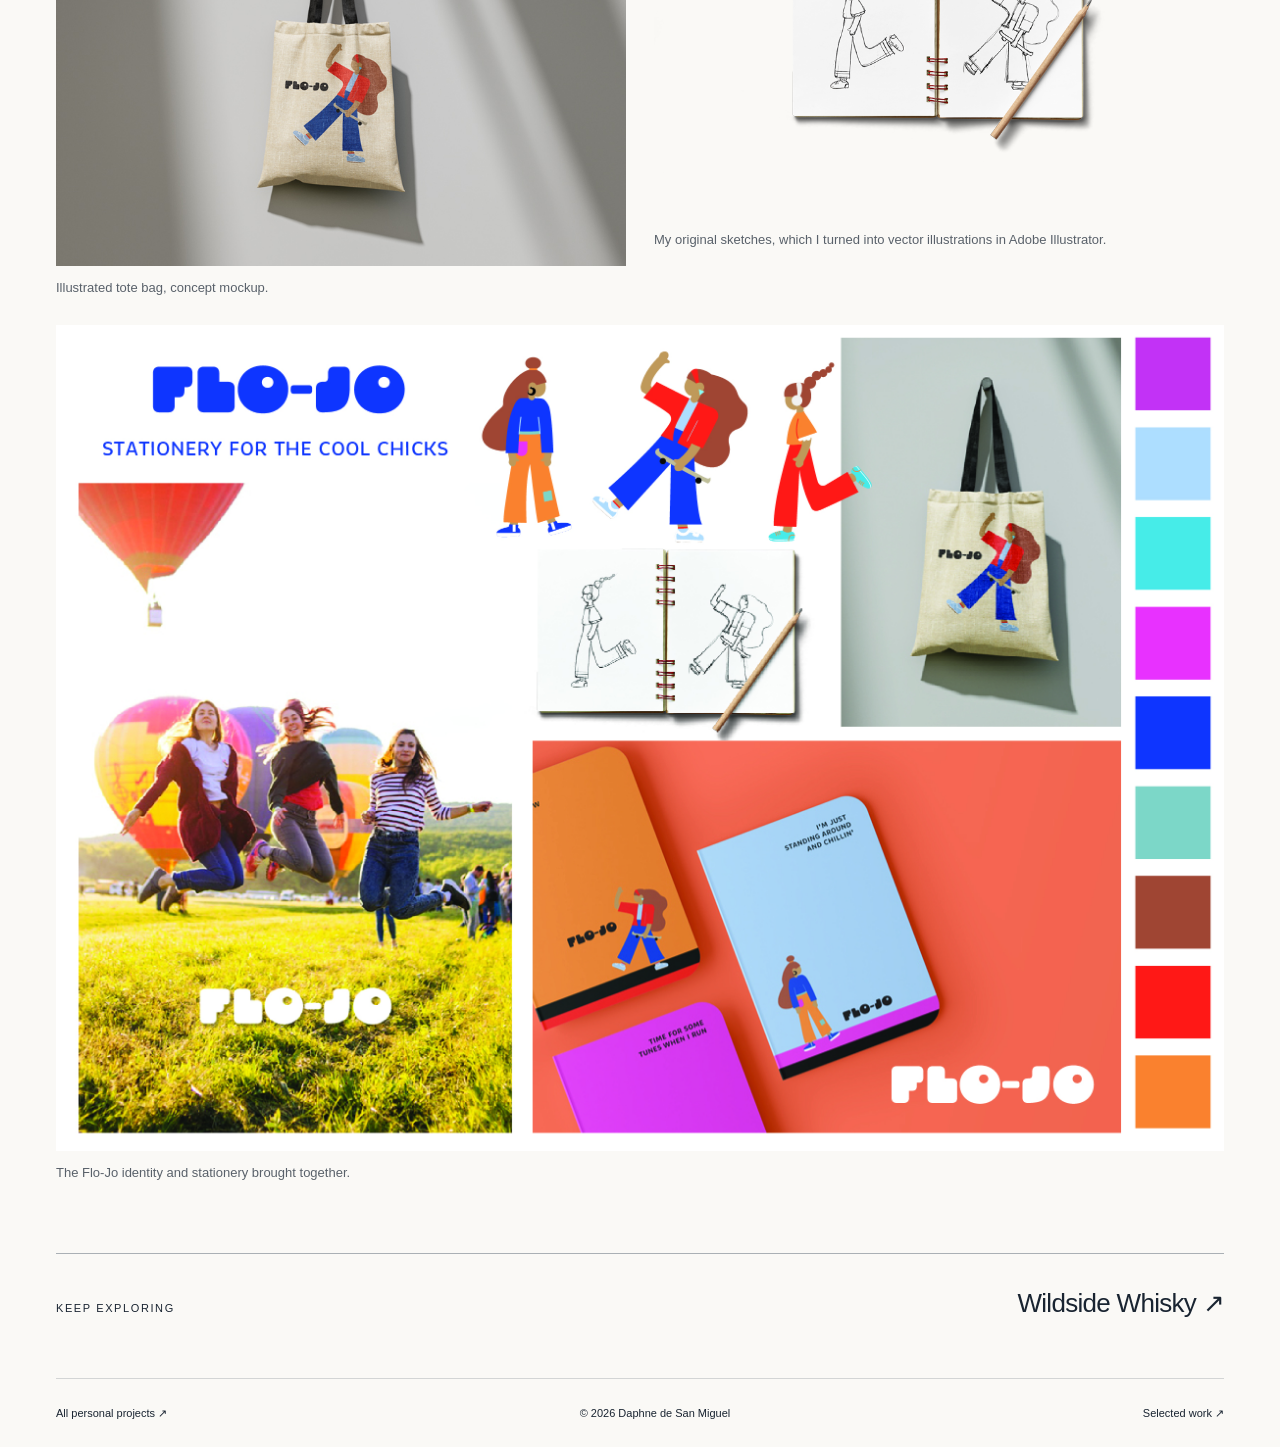
<file: site/flo-jo.html>
<!doctype html><html lang="en"><head><meta charset="utf-8"><meta name="viewport" content="width=device-width,initial-scale=1"><title>Flo-Jo Stationery — Daphne de San Miguel</title><link rel="stylesheet" href="style.css"></head><body><header class="wrap"><a class="name" href="index.html">Daphne de San Miguel</a><a href="index.html#play">← Portfolio</a></header><main class="wrap project-detail personal-detail"><div class="project-heading"><div><p class="eyebrow"><a href="personal-projects.html">Personal projects</a> / Self-initiated brand concept</p><h1>Flo-Jo Stationery</h1></div><div class="lead"><p>An energetic stationery concept bringing bright colour and expressive figures to everyday objects.</p></div></div><figure class="project-hero"><a href="images/personal/flo-jo/Notebook-mockup.jpg"><img src="images/personal/flo-jo/Notebook-mockup.jpg" alt="Colourful notebook covers, concept mockup." loading="eager"></a><figcaption>Colourful notebook covers, concept mockup.</figcaption></figure><div class="project-copy"><aside><p class="eyebrow">Design exploration</p><p>Identity · Illustration · Stationery</p><p>Personal concept work.<br>Applications shown as mockups.</p><a href="personal-projects.html">← All personal projects</a></aside><article><h2>My inspiration</h2><p>I love, love, love stationery! This project gave me a chance to turn that enthusiasm into a brand of my own.</p><h2>The visual idea</h2><p>The illustrated figures and saturated colour blocks give notebooks and tote bags a shared personality. The rounded wordmark provides a consistent signature across the different compositions.</p></article></div><div class="project-gallery"><figure class=""><a href="images/personal/flo-jo/Tote_Bag_Mockup_3.jpg"><img src="images/personal/flo-jo/Tote_Bag_Mockup_3.jpg" alt="Illustrated tote bag, concept mockup." loading="lazy"></a><figcaption>Illustrated tote bag, concept mockup.</figcaption></figure><figure class=""><a href="images/personal/flo-jo/Open-Notebook-with-Pencil-Mockup.png"><img src="images/personal/flo-jo/Open-Notebook-with-Pencil-Mockup.png" alt="My original sketches, which I turned into vector illustrations in Adobe Illustrator." loading="lazy"></a><figcaption>My original sketches, which I turned into vector illustrations in Adobe Illustrator.</figcaption></figure><figure class="wide"><a href="images/personal/flo-jo/stationery%20branding.jpg"><img src="images/personal/flo-jo/stationery%20branding.jpg" alt="The Flo-Jo identity and stationery brought together." loading="lazy"></a><figcaption>The Flo-Jo identity and stationery brought together.</figcaption></figure></div><div class="next-project"><span class="eyebrow">Keep exploring</span><a href="wildside-whisky.html">Wildside Whisky ↗</a></div></main><footer class="wrap"><a href="personal-projects.html">All personal projects ↗</a><span>© 2026 Daphne de San Miguel</span><a href="index.html#work">Selected work ↗</a></footer></body></html>
</file>
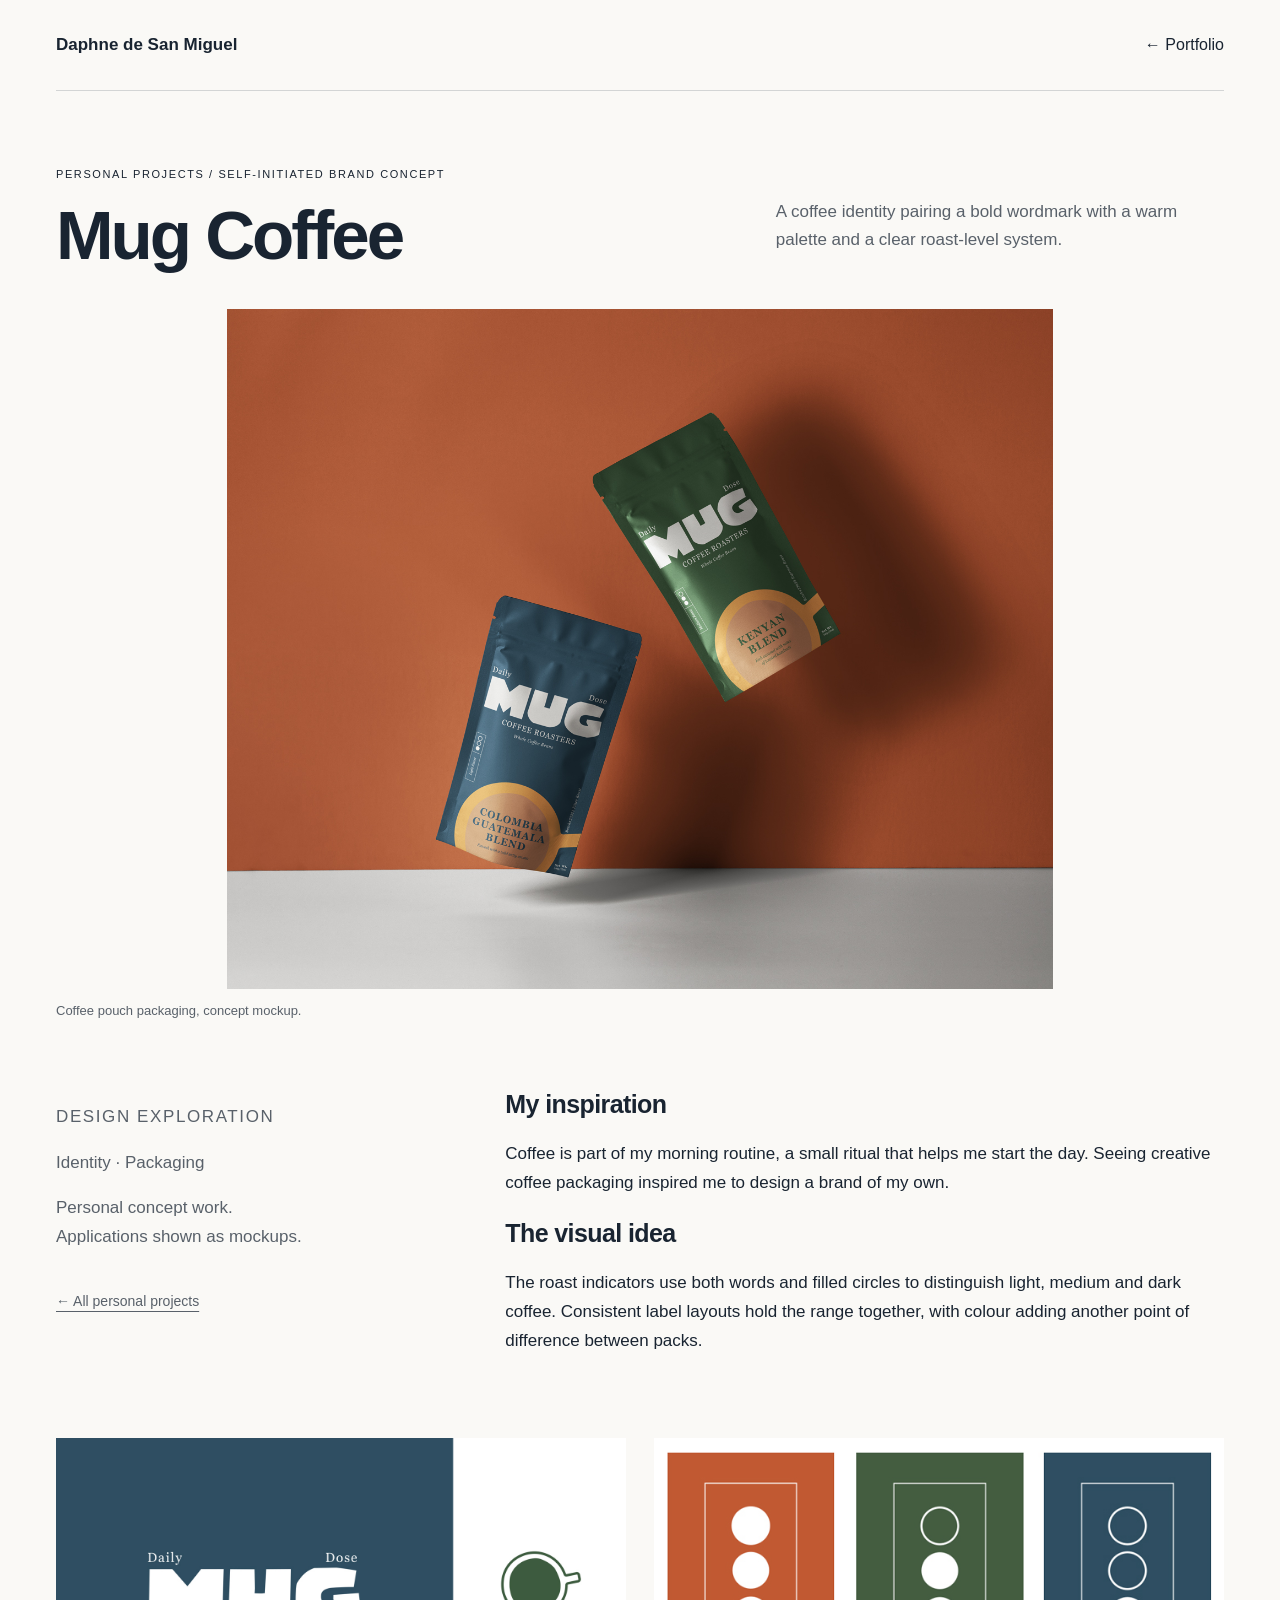
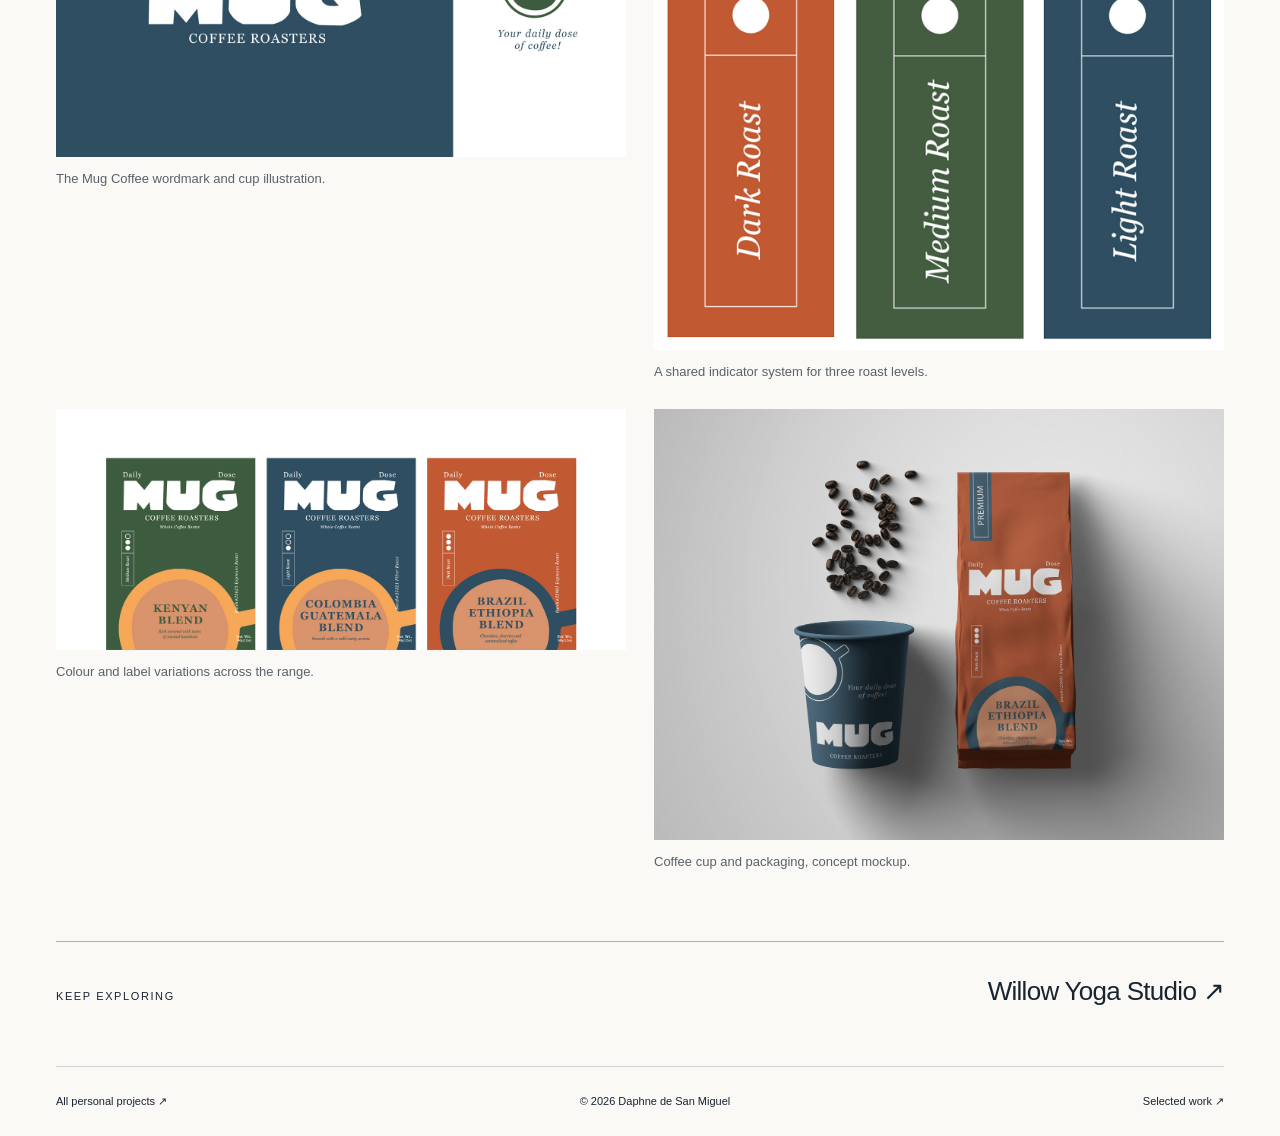
<file: site/mug-coffee.html>
<!doctype html><html lang="en"><head><meta charset="utf-8"><meta name="viewport" content="width=device-width,initial-scale=1"><title>Mug Coffee — Daphne de San Miguel</title><link rel="stylesheet" href="style.css"></head><body><header class="wrap"><a class="name" href="index.html">Daphne de San Miguel</a><a href="index.html#play">← Portfolio</a></header><main class="wrap project-detail personal-detail"><div class="project-heading"><div><p class="eyebrow"><a href="personal-projects.html">Personal projects</a> / Self-initiated brand concept</p><h1>Mug Coffee</h1></div><div class="lead"><p>A coffee identity pairing a bold wordmark with a warm palette and a clear roast-level system.</p></div></div><figure class="project-hero"><a href="images/personal/mug-coffee/Pouch-Packaging-Mockup.jpg"><img src="images/personal/mug-coffee/Pouch-Packaging-Mockup.jpg" alt="Coffee pouch packaging, concept mockup." loading="eager"></a><figcaption>Coffee pouch packaging, concept mockup.</figcaption></figure><div class="project-copy"><aside><p class="eyebrow">Design exploration</p><p>Identity · Packaging</p><p>Personal concept work.<br>Applications shown as mockups.</p><a href="personal-projects.html">← All personal projects</a></aside><article><h2>My inspiration</h2><p>Coffee is part of my morning routine, a small ritual that helps me start the day. Seeing creative coffee packaging inspired me to design a brand of my own.</p><h2>The visual idea</h2><p>The roast indicators use both words and filled circles to distinguish light, medium and dark coffee. Consistent label layouts hold the range together, with colour adding another point of difference between packs.</p></article></div><div class="project-gallery"><figure class=""><a href="images/personal/mug-coffee/logo.jpg"><img src="images/personal/mug-coffee/logo.jpg" alt="The Mug Coffee wordmark and cup illustration." loading="lazy"></a><figcaption>The Mug Coffee wordmark and cup illustration.</figcaption></figure><figure class=""><a href="images/personal/mug-coffee/roast-levels.jpg"><img src="images/personal/mug-coffee/roast-levels.jpg" alt="A shared indicator system for three roast levels." loading="lazy"></a><figcaption>A shared indicator system for three roast levels.</figcaption></figure><figure class=""><a href="images/personal/mug-coffee/Mug-Coffee-illustrations.jpg"><img src="images/personal/mug-coffee/Mug-Coffee-illustrations.jpg" alt="Colour and label variations across the range." loading="lazy"></a><figcaption>Colour and label variations across the range.</figcaption></figure><figure class=""><a href="images/personal/mug-coffee/coffee-mockup.jpg"><img src="images/personal/mug-coffee/coffee-mockup.jpg" alt="Coffee cup and packaging, concept mockup." loading="lazy"></a><figcaption>Coffee cup and packaging, concept mockup.</figcaption></figure></div><div class="next-project"><span class="eyebrow">Keep exploring</span><a href="willow-yoga.html">Willow Yoga Studio ↗</a></div></main><footer class="wrap"><a href="personal-projects.html">All personal projects ↗</a><span>© 2026 Daphne de San Miguel</span><a href="index.html#work">Selected work ↗</a></footer></body></html>
</file>
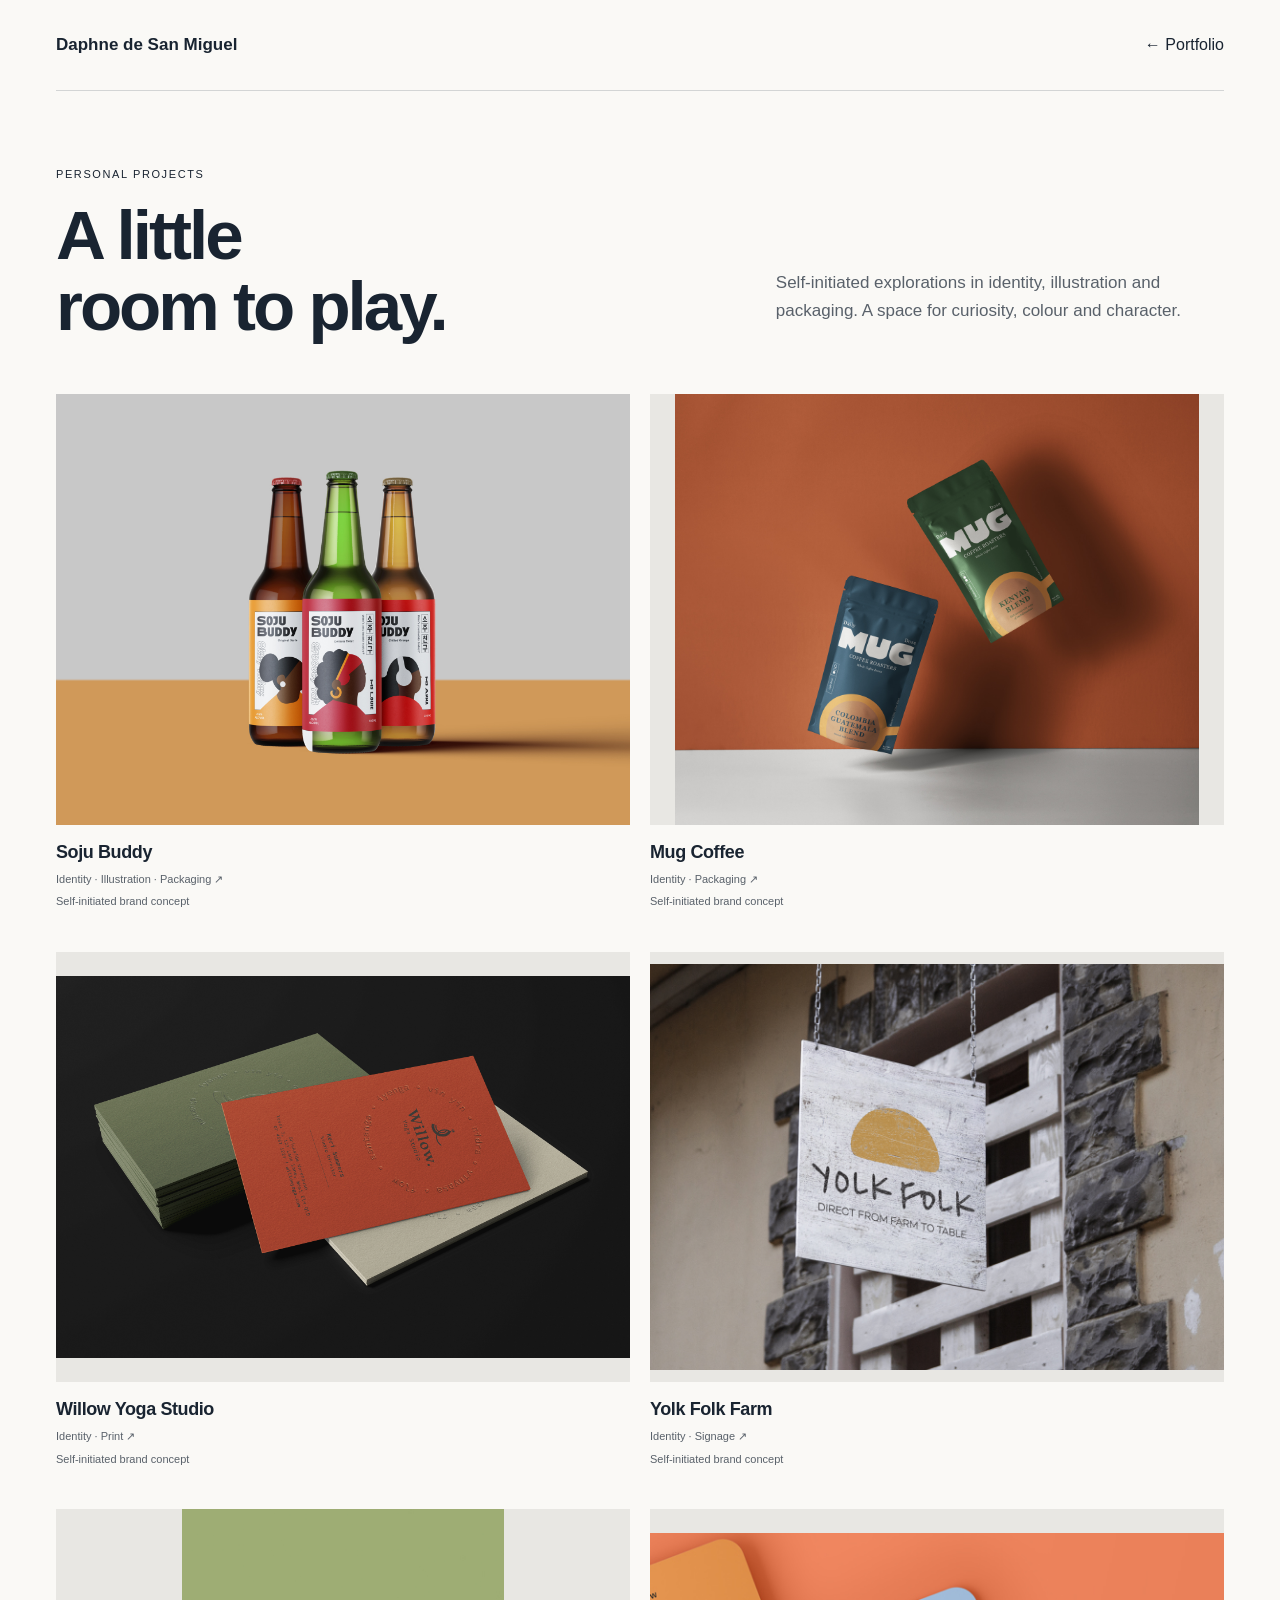
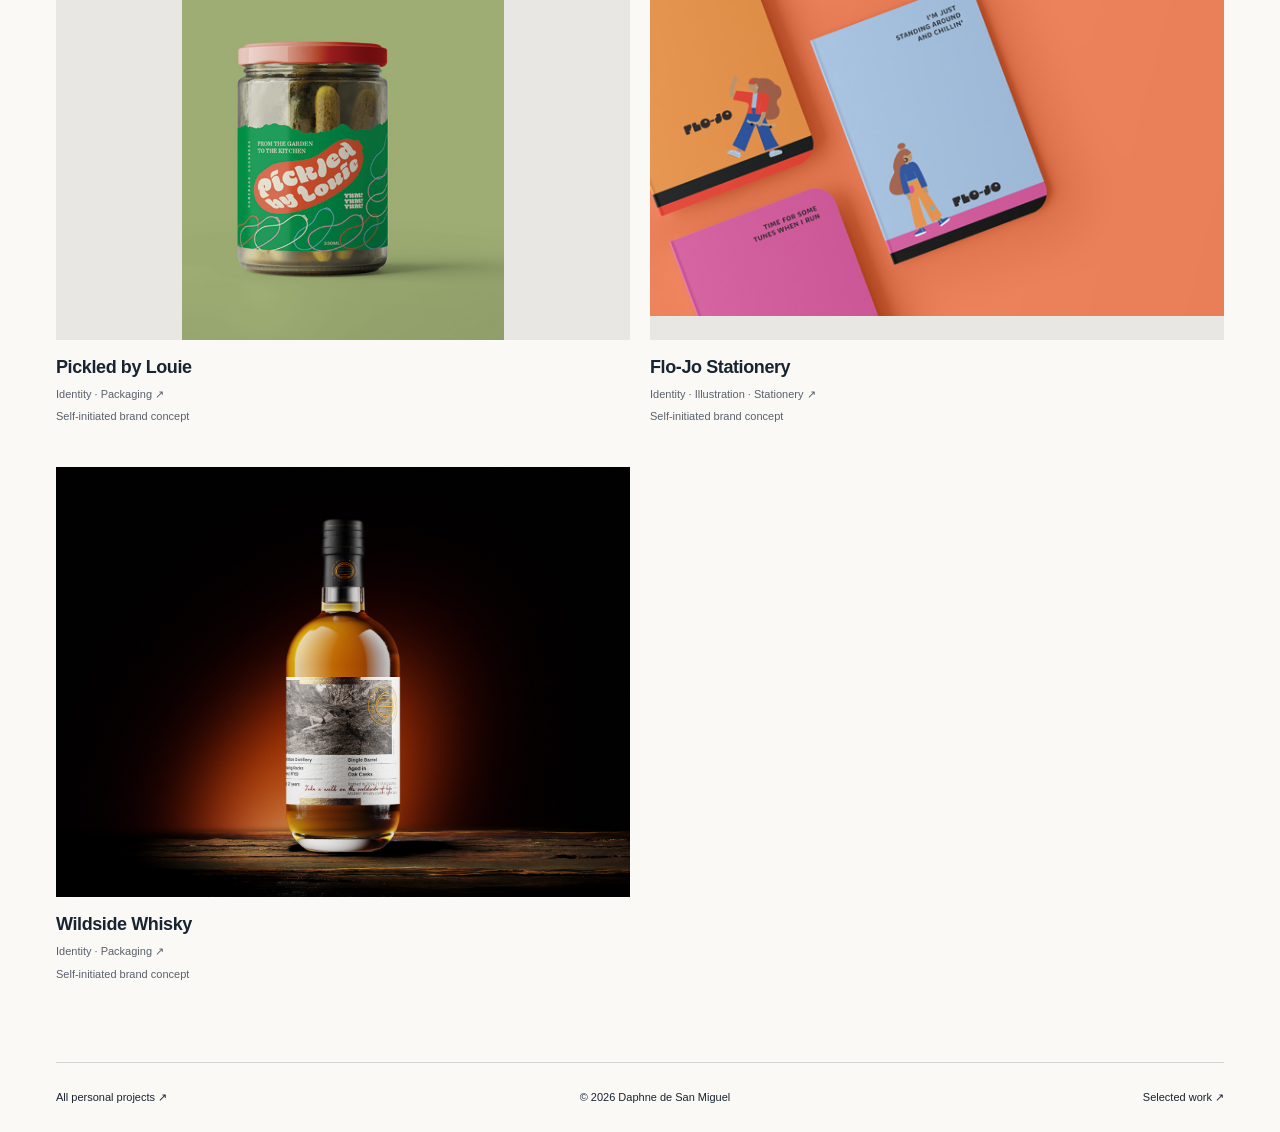
<file: site/personal-projects.html>
<!doctype html><html lang="en"><head><meta charset="utf-8"><meta name="viewport" content="width=device-width,initial-scale=1"><title>Personal projects — Daphne de San Miguel</title><link rel="stylesheet" href="style.css"></head><body><header class="wrap"><a class="name" href="index.html">Daphne de San Miguel</a><a href="index.html#play">← Portfolio</a></header><main class="wrap personal-index"><div class="project-heading"><div><p class="eyebrow">Personal projects</p><h1>A little<br>room to play.</h1></div><div class="lead"><p>Self-initiated explorations in identity, illustration and packaging. A space for curiosity, colour and character.</p></div></div><div class="grid"><a class="project personal-card" href="soju-buddy.html"><div class="visual"><img src="images/personal/soju-buddy/Soju-Bottles-Mockup.jpg" alt="Bottle packaging, concept mockup." loading="lazy"></div><div class="caption"><h3>Soju Buddy</h3><span>Identity · Illustration · Packaging ↗</span></div><p class="project-kind">Self-initiated brand concept</p></a><a class="project personal-card" href="mug-coffee.html"><div class="visual"><img src="images/personal/mug-coffee/Pouch-Packaging-Mockup.jpg" alt="Coffee pouch packaging, concept mockup." loading="lazy"></div><div class="caption"><h3>Mug Coffee</h3><span>Identity · Packaging ↗</span></div><p class="project-kind">Self-initiated brand concept</p></a><a class="project personal-card" href="willow-yoga.html"><div class="visual"><img src="images/personal/willow-yoga/Business-Cards-Mockup.jpg" alt="Studio business cards, concept mockup." loading="lazy"></div><div class="caption"><h3>Willow Yoga Studio</h3><span>Identity · Print ↗</span></div><p class="project-kind">Self-initiated brand concept</p></a><a class="project personal-card" href="yolk-folk.html"><div class="visual"><img src="images/personal/yolk-folk/Signage.jpg" alt="Hanging farm sign, concept mockup." loading="lazy"></div><div class="caption"><h3>Yolk Folk Farm</h3><span>Identity · Signage ↗</span></div><p class="project-kind">Self-initiated brand concept</p></a><a class="project personal-card" href="pickled-by-louie.html"><div class="visual"><img src="images/personal/pickled-by-louie/mockup-image.jpg" alt="Pickle jar label, concept mockup." loading="lazy"></div><div class="caption"><h3>Pickled by Louie</h3><span>Identity · Packaging ↗</span></div><p class="project-kind">Self-initiated brand concept</p></a><a class="project personal-card" href="flo-jo.html"><div class="visual"><img src="images/personal/flo-jo/Notebook-mockup.jpg" alt="Colourful notebook covers, concept mockup." loading="lazy"></div><div class="caption"><h3>Flo-Jo Stationery</h3><span>Identity · Illustration · Stationery ↗</span></div><p class="project-kind">Self-initiated brand concept</p></a><a class="project personal-card" href="wildside-whisky.html"><div class="visual"><img src="images/personal/wildside-whisky/Whisky_Bottle_Mockup.jpg" alt="Whisky bottle and label, concept mockup." loading="lazy"></div><div class="caption"><h3>Wildside Whisky</h3><span>Identity · Packaging ↗</span></div><p class="project-kind">Self-initiated brand concept</p></a></div></main><footer class="wrap"><a href="personal-projects.html">All personal projects ↗</a><span>© 2026 Daphne de San Miguel</span><a href="index.html#work">Selected work ↗</a></footer></body></html>
</file>
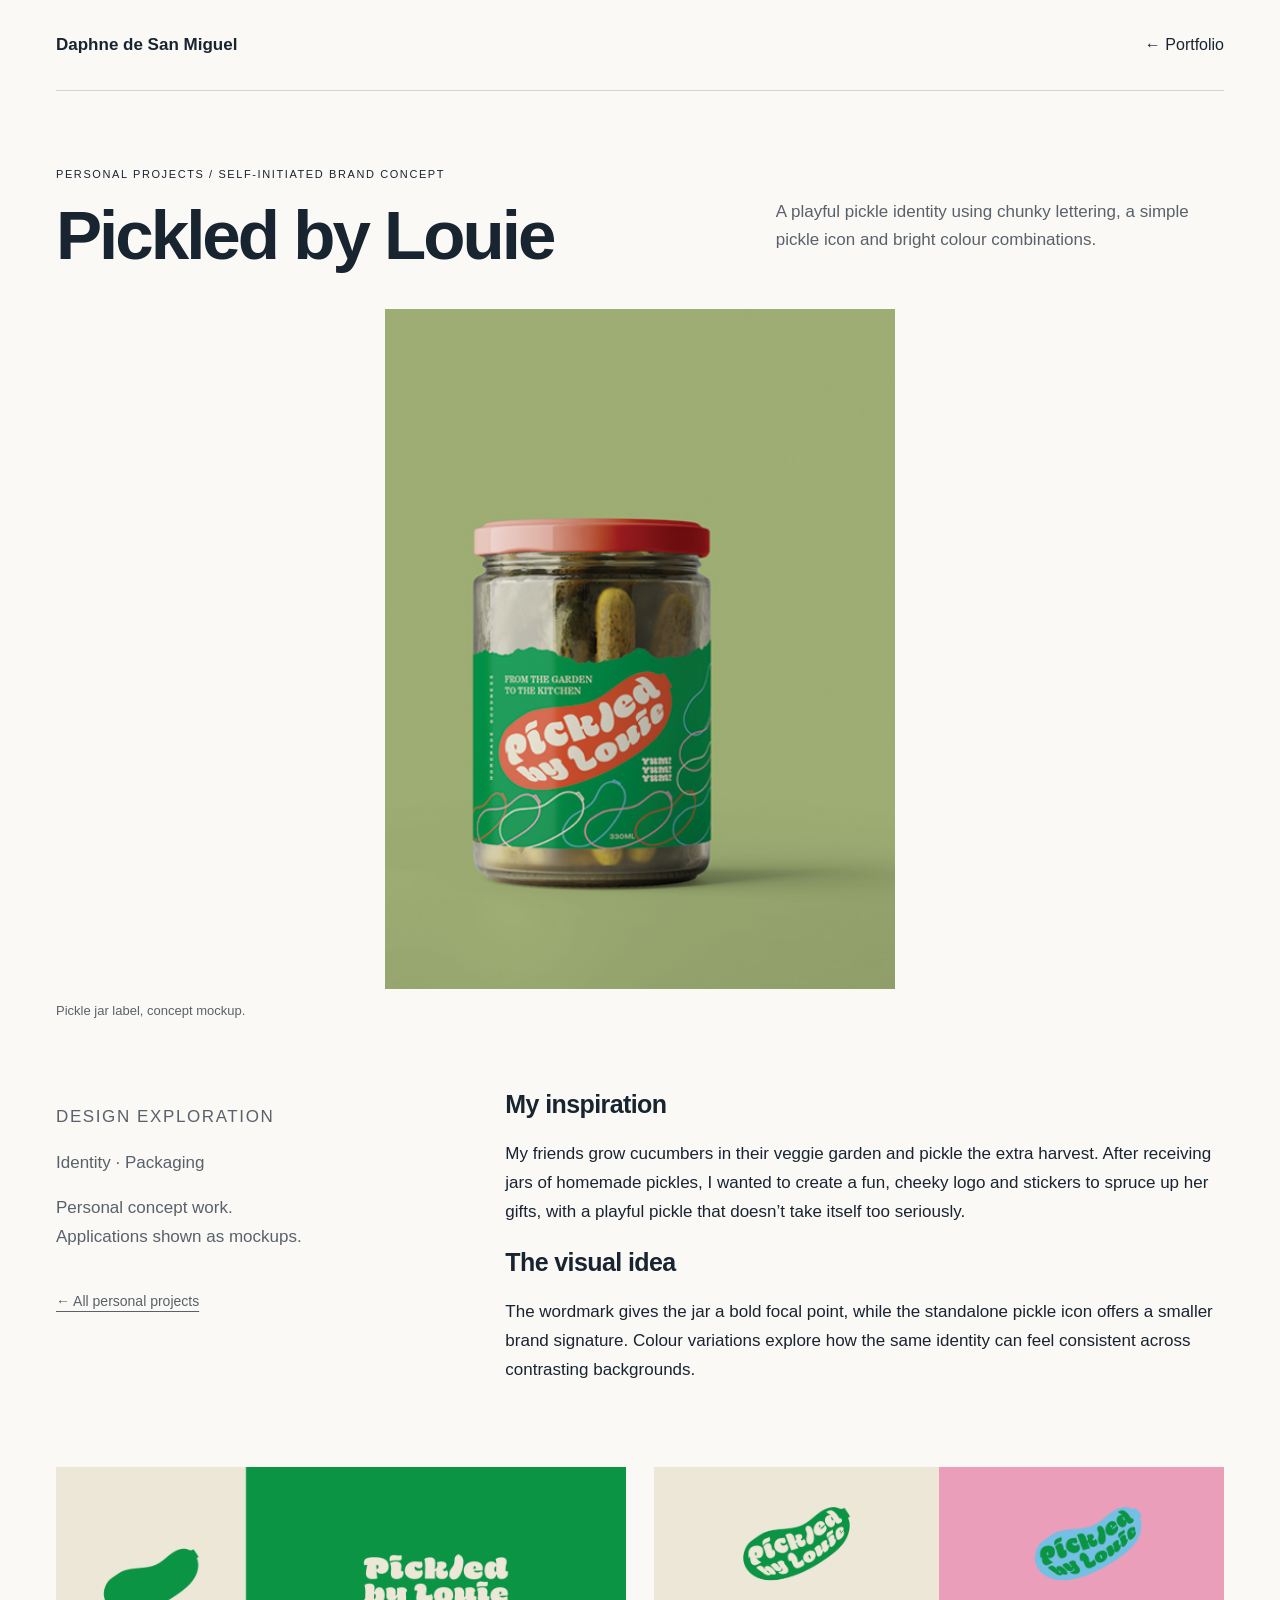
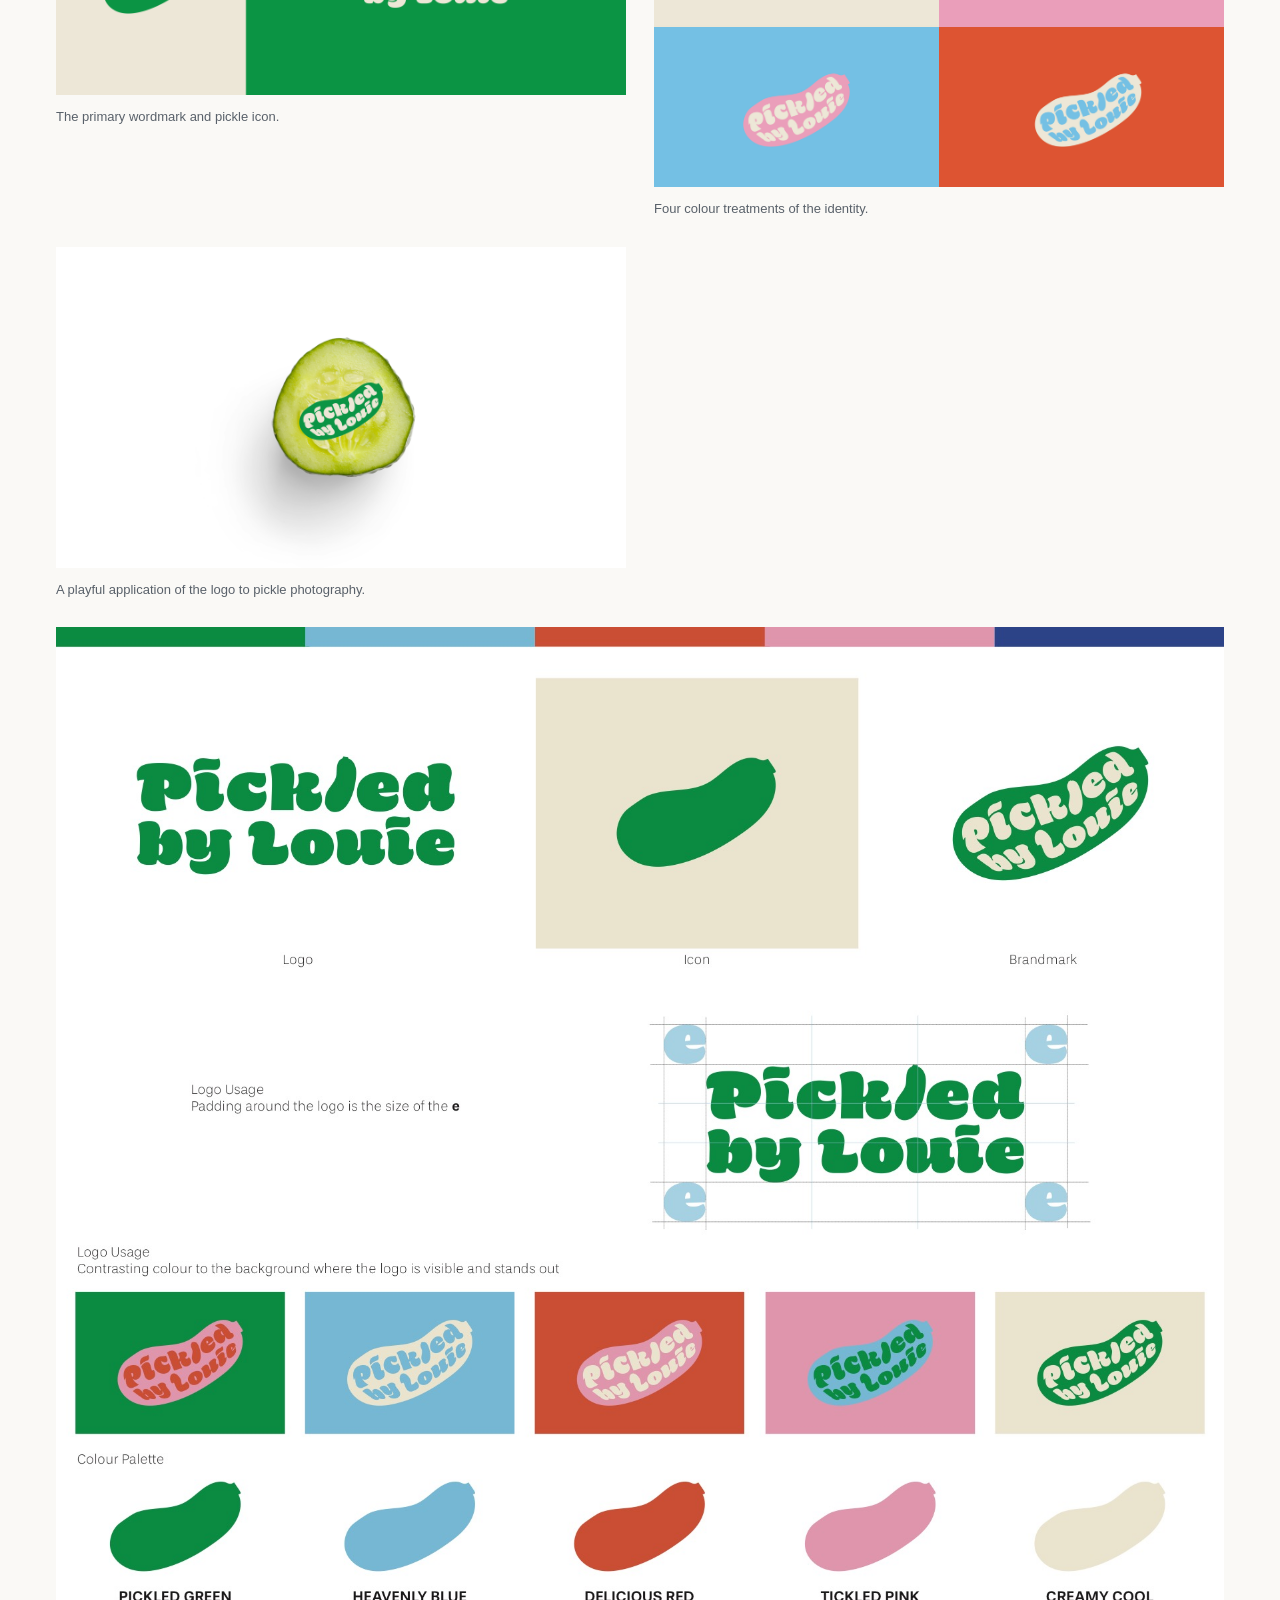
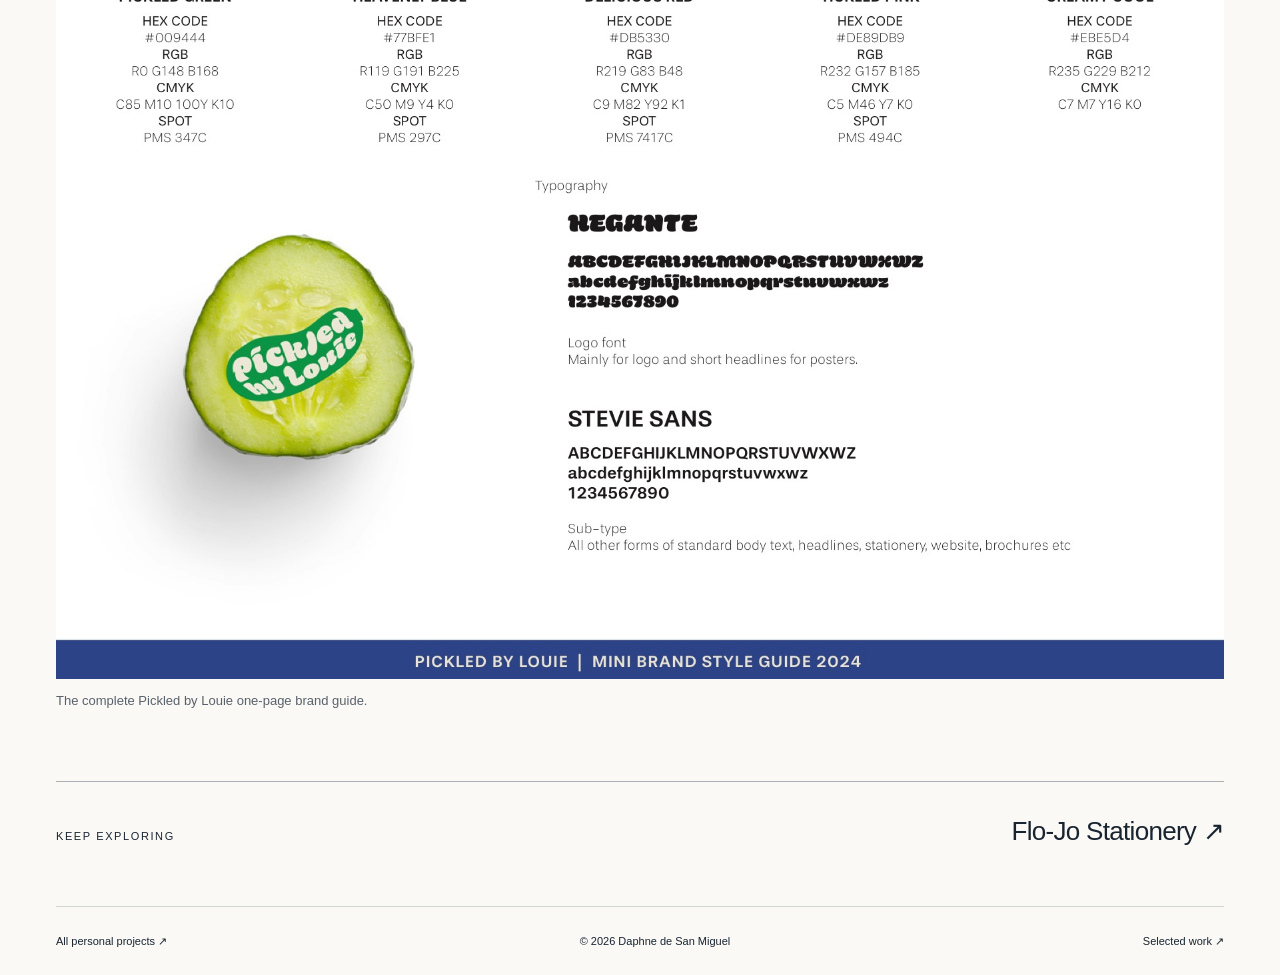
<file: site/pickled-by-louie.html>
<!doctype html><html lang="en"><head><meta charset="utf-8"><meta name="viewport" content="width=device-width,initial-scale=1"><title>Pickled by Louie — Daphne de San Miguel</title><link rel="stylesheet" href="style.css"></head><body><header class="wrap"><a class="name" href="index.html">Daphne de San Miguel</a><a href="index.html#play">← Portfolio</a></header><main class="wrap project-detail personal-detail"><div class="project-heading"><div><p class="eyebrow"><a href="personal-projects.html">Personal projects</a> / Self-initiated brand concept</p><h1>Pickled by Louie</h1></div><div class="lead"><p>A playful pickle identity using chunky lettering, a simple pickle icon and bright colour combinations.</p></div></div><figure class="project-hero"><a href="images/personal/pickled-by-louie/mockup-image.jpg"><img src="images/personal/pickled-by-louie/mockup-image.jpg" alt="Pickle jar label, concept mockup." loading="eager"></a><figcaption>Pickle jar label, concept mockup.</figcaption></figure><div class="project-copy"><aside><p class="eyebrow">Design exploration</p><p>Identity · Packaging</p><p>Personal concept work.<br>Applications shown as mockups.</p><a href="personal-projects.html">← All personal projects</a></aside><article><h2>My inspiration</h2><p>My friends grow cucumbers in their veggie garden and pickle the extra harvest. After receiving jars of homemade pickles, I wanted to create a fun, cheeky logo and stickers to spruce up her gifts, with a playful pickle that doesn’t take itself too seriously.</p><h2>The visual idea</h2><p>The wordmark gives the jar a bold focal point, while the standalone pickle icon offers a smaller brand signature. Colour variations explore how the same identity can feel consistent across contrasting backgrounds.</p></article></div><div class="project-gallery"><figure class=""><a href="images/personal/pickled-by-louie/Logo-and-icon.jpg"><img src="images/personal/pickled-by-louie/Logo-and-icon.jpg" alt="The primary wordmark and pickle icon." loading="lazy"></a><figcaption>The primary wordmark and pickle icon.</figcaption></figure><figure class=""><a href="images/personal/pickled-by-louie/Warhol-pickle-layout.jpg"><img src="images/personal/pickled-by-louie/Warhol-pickle-layout.jpg" alt="Four colour treatments of the identity." loading="lazy"></a><figcaption>Four colour treatments of the identity.</figcaption></figure><figure class=""><a href="images/personal/pickled-by-louie/Homemade-pickles.jpg"><img src="images/personal/pickled-by-louie/Homemade-pickles.jpg" alt="A playful application of the logo to pickle photography." loading="lazy"></a><figcaption>A playful application of the logo to pickle photography.</figcaption></figure><figure class="wide"><a href="images/personal/pickled-by-louie/brand-guide.jpg"><img src="images/personal/pickled-by-louie/brand-guide.jpg" alt="The complete Pickled by Louie one-page brand guide." loading="lazy"></a><figcaption>The complete Pickled by Louie one-page brand guide.</figcaption></figure></div><div class="next-project"><span class="eyebrow">Keep exploring</span><a href="flo-jo.html">Flo-Jo Stationery ↗</a></div></main><footer class="wrap"><a href="personal-projects.html">All personal projects ↗</a><span>© 2026 Daphne de San Miguel</span><a href="index.html#work">Selected work ↗</a></footer></body></html>
</file>
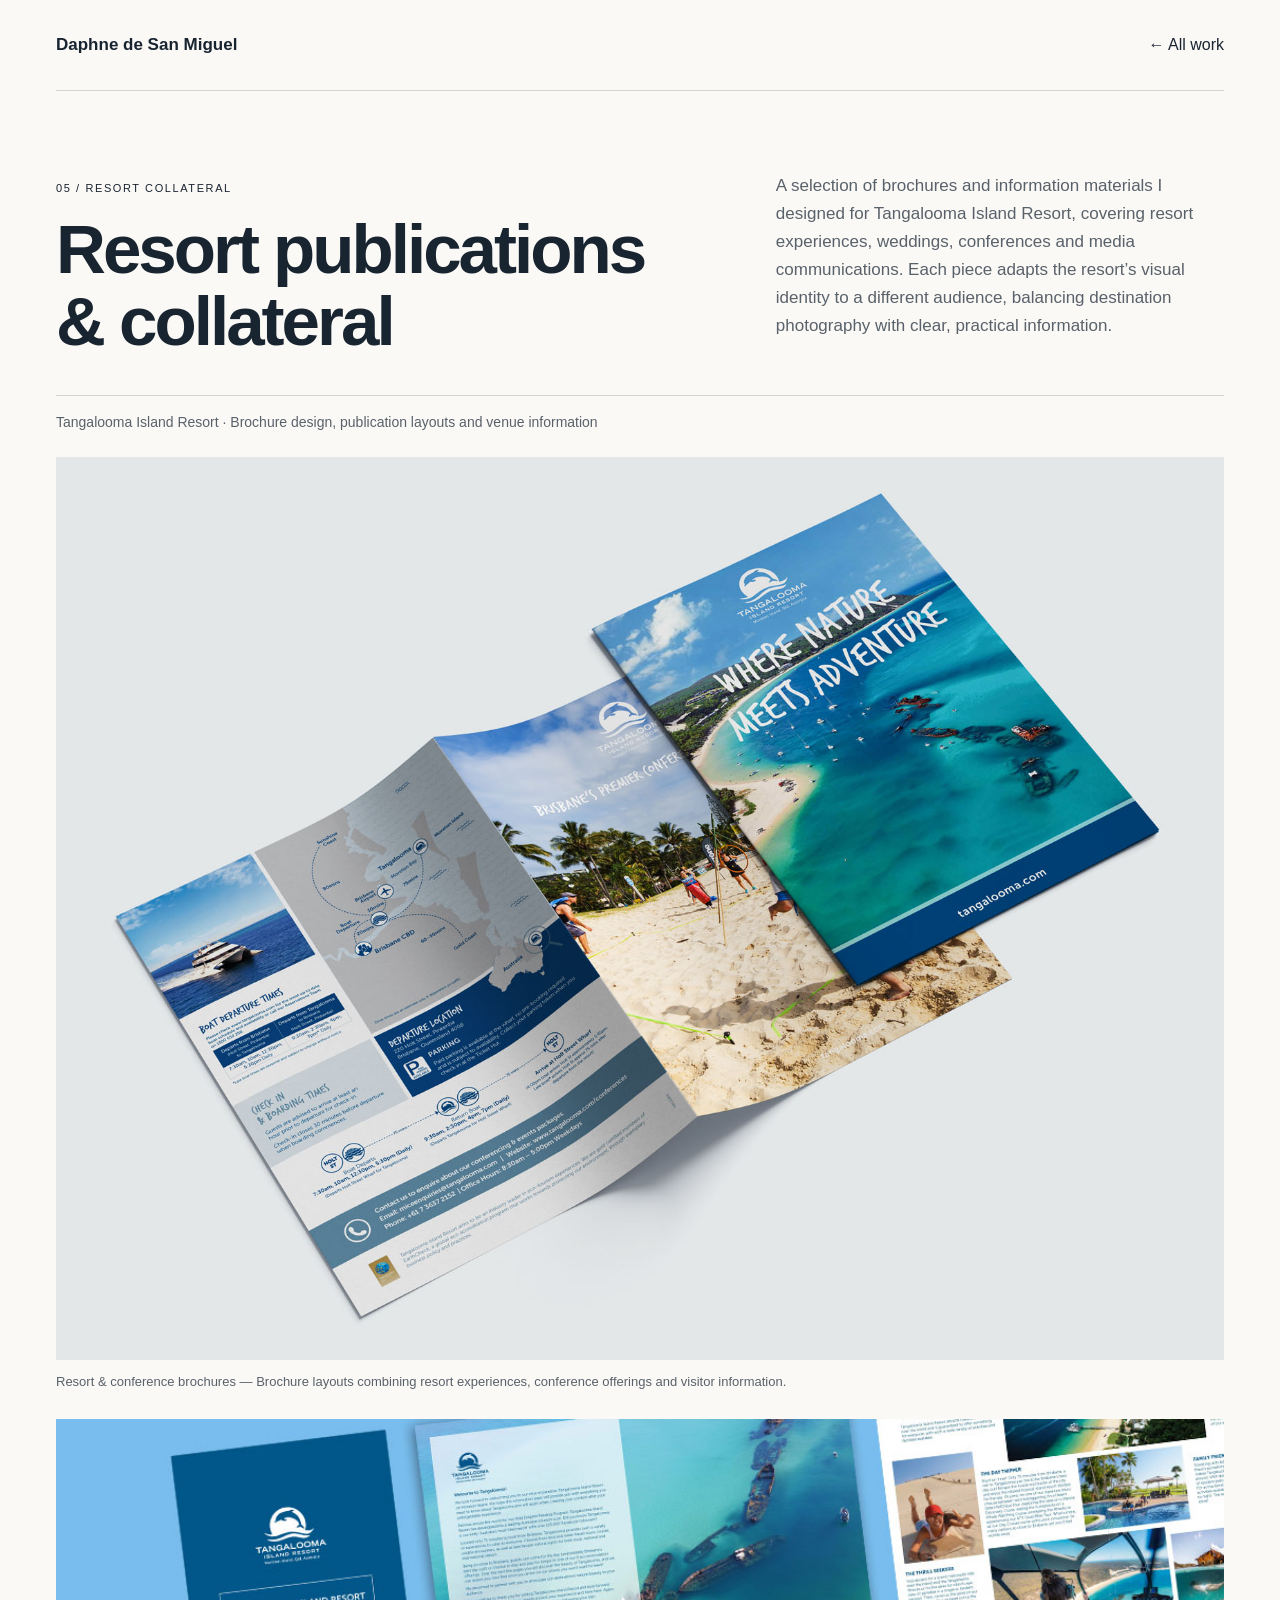
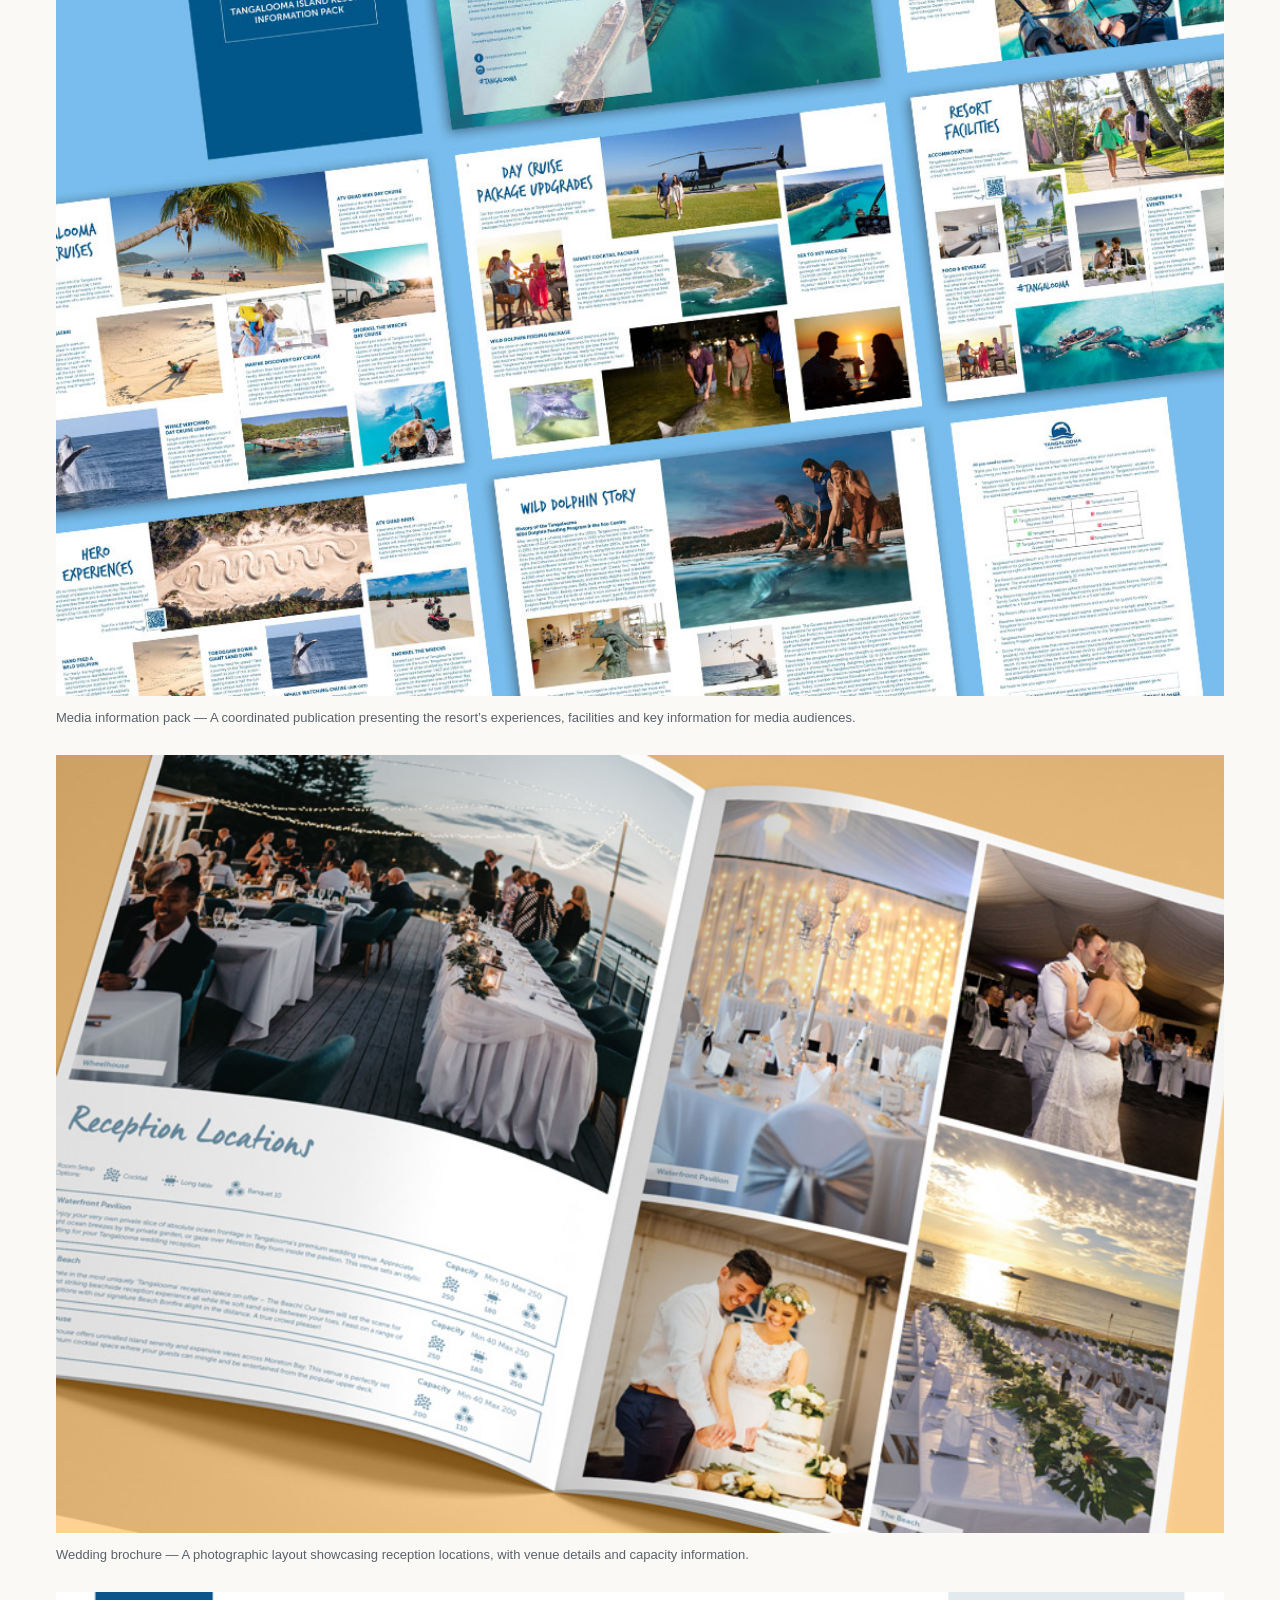
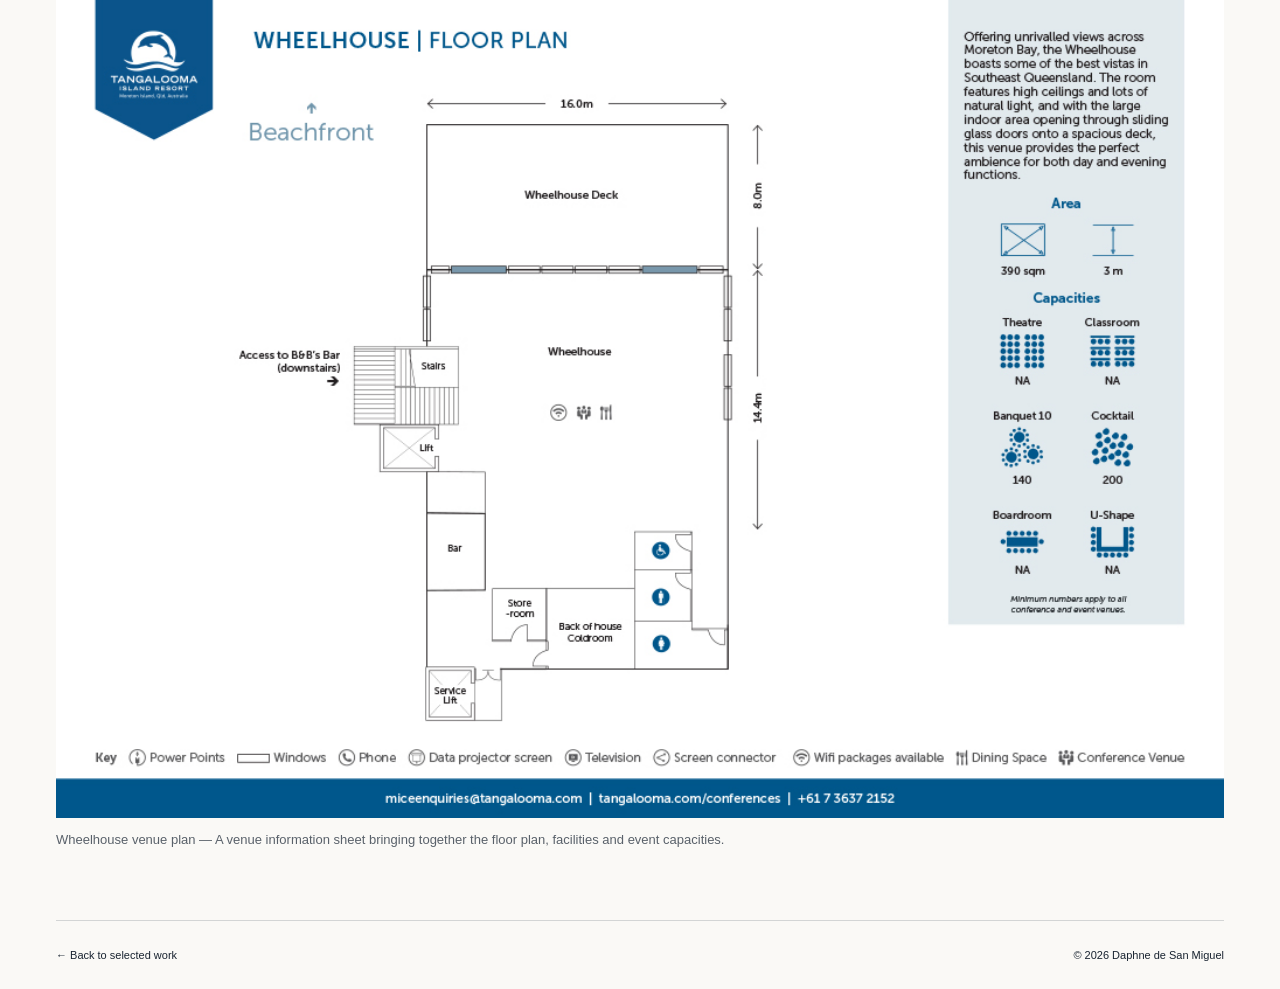
<file: site/resort-publications.html>
<!doctype html><html lang="en"><head><meta charset="utf-8"><meta name="viewport" content="width=device-width,initial-scale=1"><title>Resort publications &amp; collateral — Daphne de San Miguel</title><link rel="stylesheet" href="style.css"></head><body><header class="wrap"><a class="name" href="index.html">Daphne de San Miguel</a><a href="index.html#resort-collateral">← All work</a></header><main class="wrap project-detail publication-showcase"><div class="project-heading"><div><p class="eyebrow">05 / Resort Collateral</p><h1>Resort publications &amp; collateral</h1></div><div class="lead"><p>A selection of brochures and information materials I designed for Tangalooma Island Resort, covering resort experiences, weddings, conferences and media communications. Each piece adapts the resort’s visual identity to a different audience, balancing destination photography with clear, practical information.</p></div></div><div class="showcase-meta"><p>Tangalooma Island Resort · Brochure design, publication layouts and venue information</p></div><figure class="project-hero"><a href="images/resort-publications-brochures.jpg"><img src="images/resort-publications-brochures.jpg" alt="Resort &amp; conference brochures — Brochure layouts combining resort experiences, conference offerings and visitor information." loading="lazy"></a><figcaption>Resort &amp; conference brochures — Brochure layouts combining resort experiences, conference offerings and visitor information.</figcaption></figure><div class="project-gallery"><figure class="wide"><a href="images/resort-publications-media-pack.jpg"><img src="images/resort-publications-media-pack.jpg" alt="Media information pack — A coordinated publication presenting the resort’s experiences, facilities and key information for media audiences." loading="lazy"></a><figcaption>Media information pack — A coordinated publication presenting the resort’s experiences, facilities and key information for media audiences.</figcaption></figure><figure class="wide"><a href="images/resort-publications-wedding.jpg"><img src="images/resort-publications-wedding.jpg" alt="Wedding brochure — A photographic layout showcasing reception locations, with venue details and capacity information." loading="lazy"></a><figcaption>Wedding brochure — A photographic layout showcasing reception locations, with venue details and capacity information.</figcaption></figure><figure class="wide"><a href="images/resort-publications-wheelhouse.jpg"><img src="images/resort-publications-wheelhouse.jpg" alt="Wheelhouse venue plan — A venue information sheet bringing together the floor plan, facilities and event capacities." loading="lazy"></a><figcaption>Wheelhouse venue plan — A venue information sheet bringing together the floor plan, facilities and event capacities.</figcaption></figure></div></main><footer class="wrap"><a href="index.html#resort-collateral">← Back to selected work</a><span>© 2026 Daphne de San Miguel</span></footer></body></html>
</file>
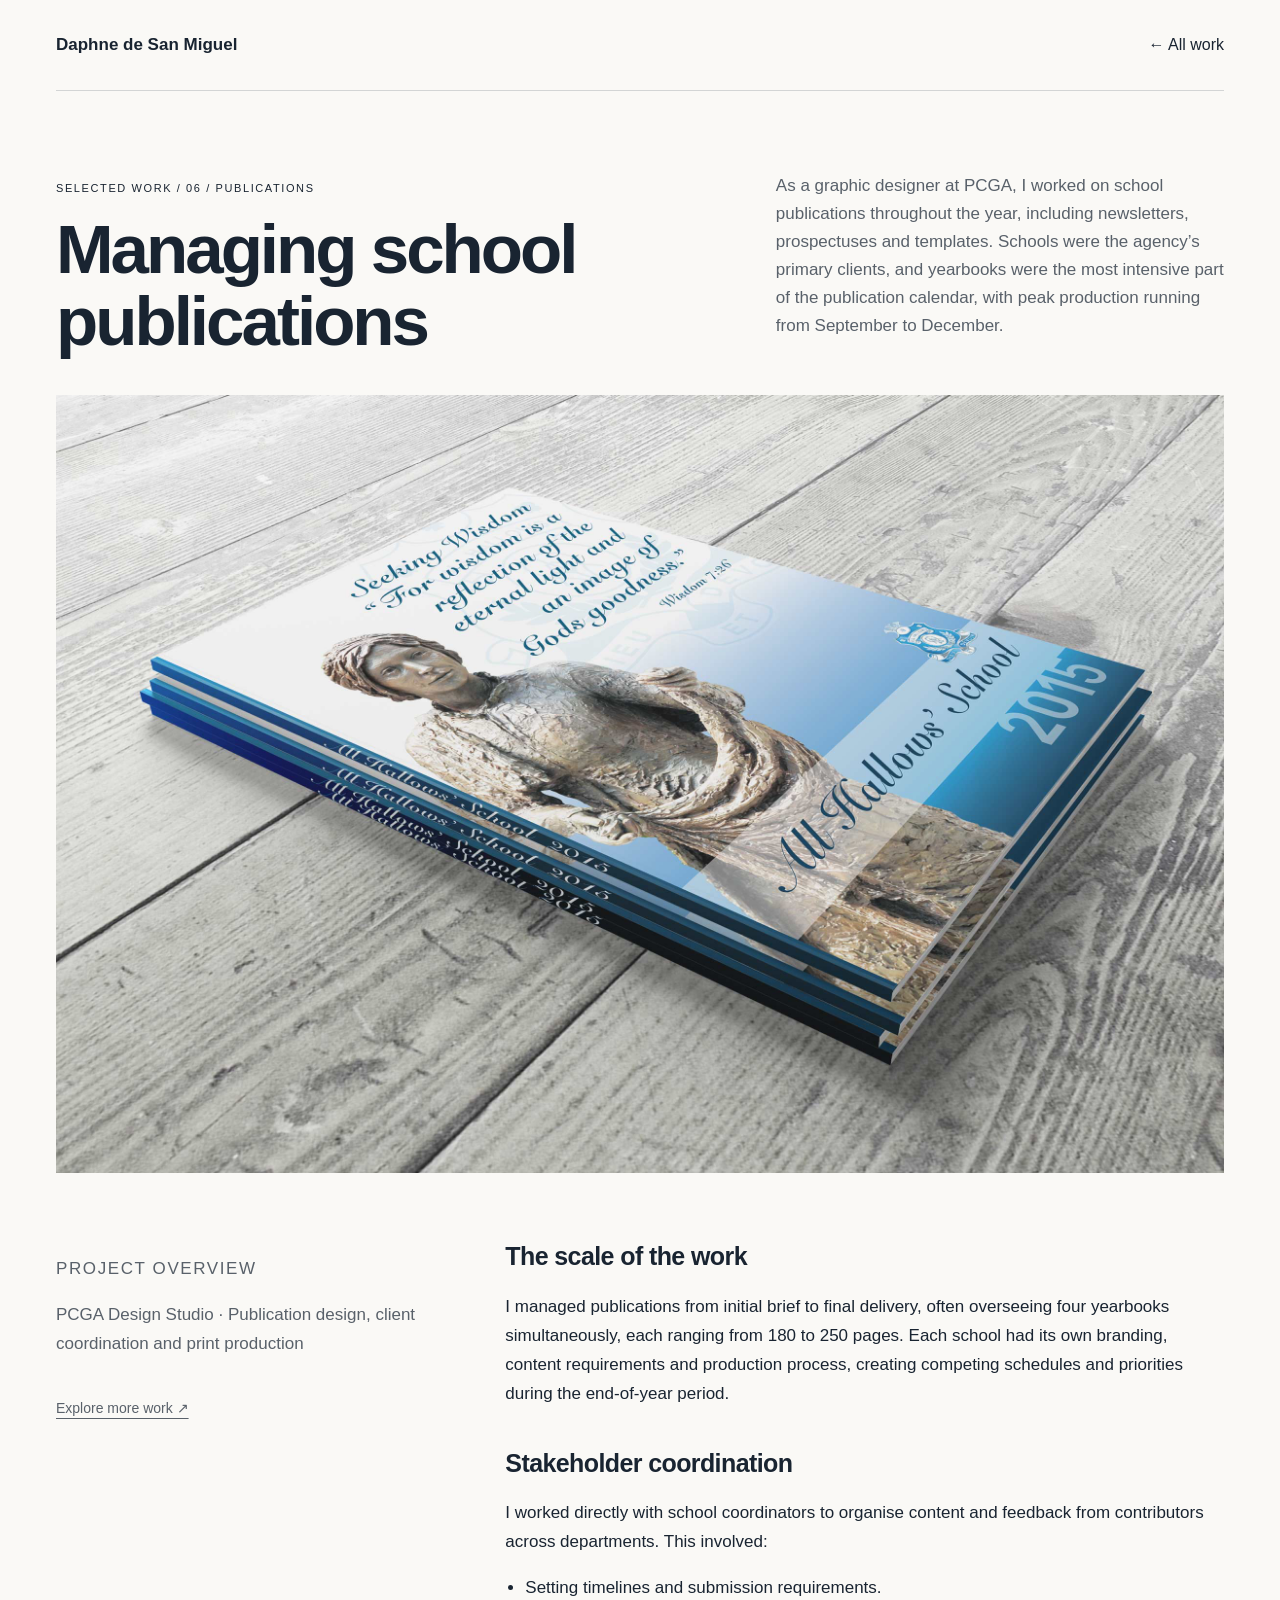
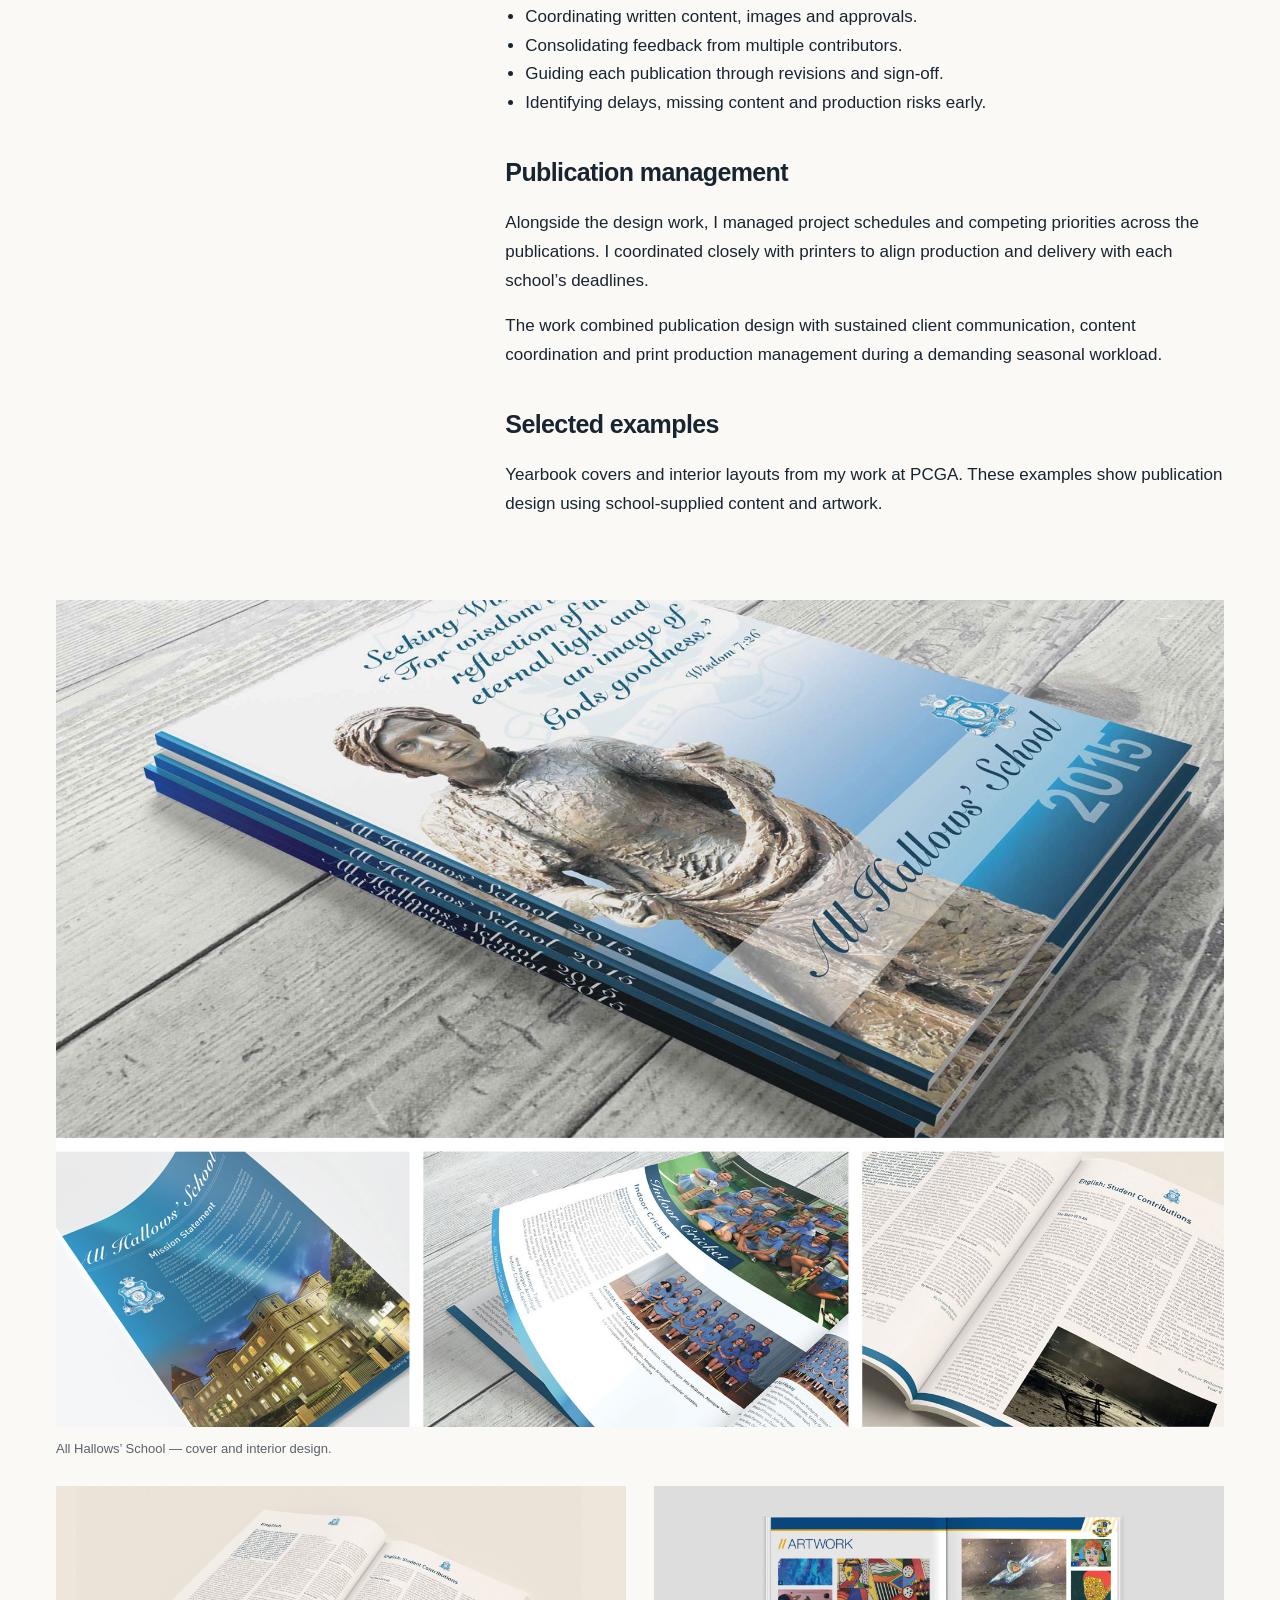
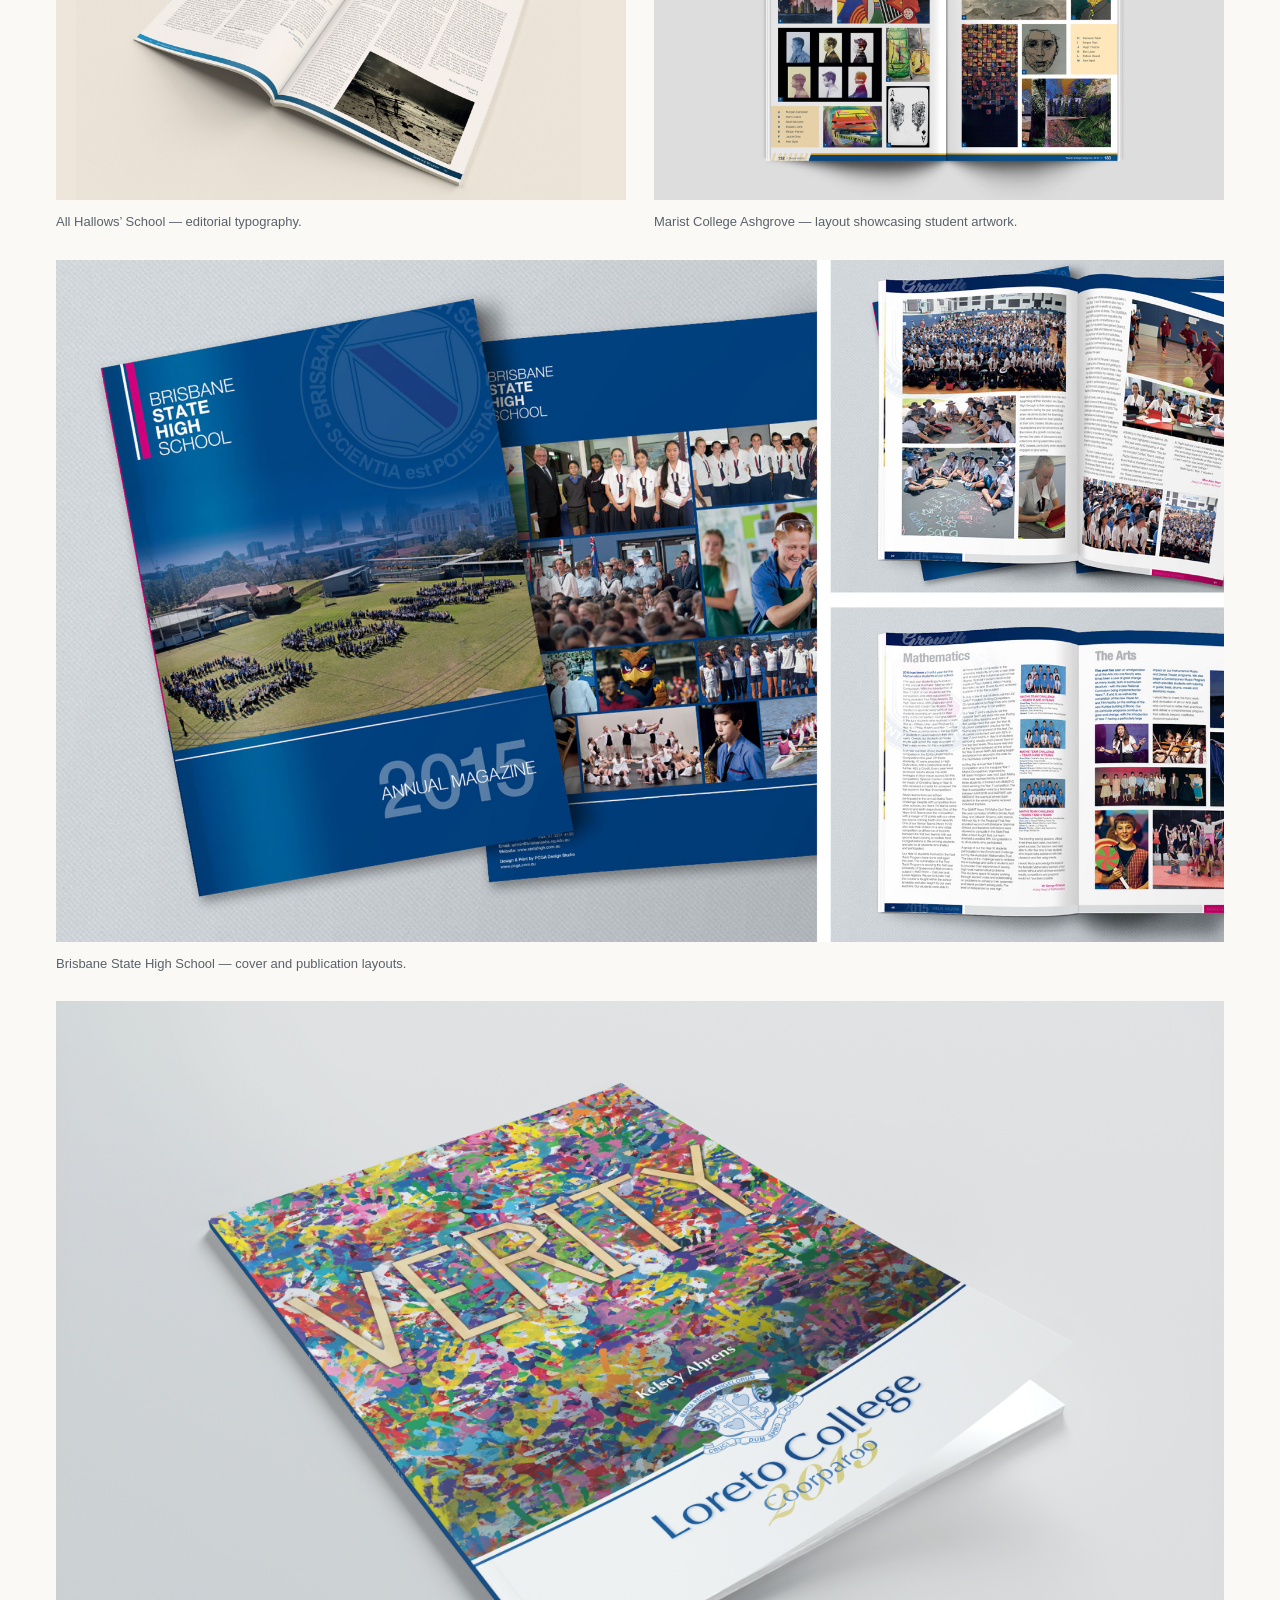
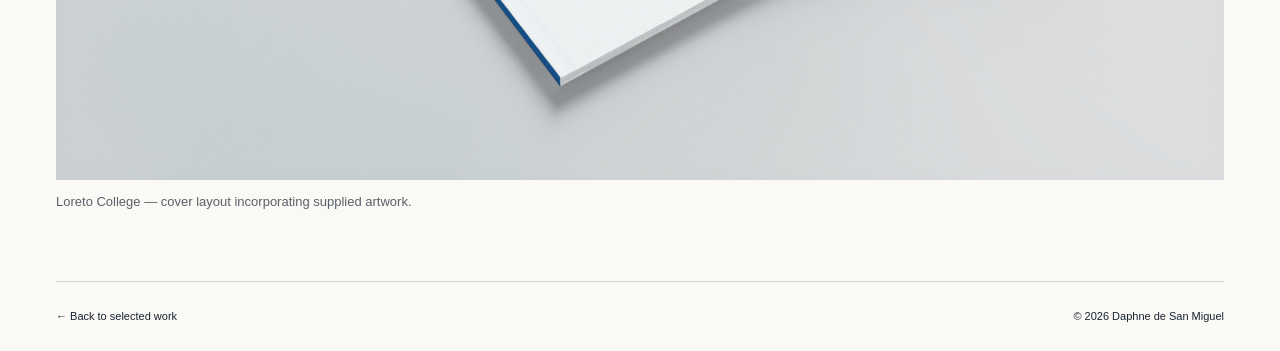
<file: site/school-publications.html>
<!doctype html><html lang="en"><head><meta charset="utf-8"><meta name="viewport" content="width=device-width,initial-scale=1"><title>Managing school publications — Daphne de San Miguel</title><link rel="stylesheet" href="style.css"></head><body><header class="wrap"><a class="name" href="index.html">Daphne de San Miguel</a><a href="index.html#publications">← All work</a></header><main class="wrap project-detail"><div class="project-heading"><div><p class="eyebrow">Selected work / 06 / Publications</p><h1>Managing school publications</h1></div><div class="lead"><p>As a graphic designer at PCGA, I worked on school publications throughout the year, including newsletters, prospectuses and templates. Schools were the agency’s primary clients, and yearbooks were the most intensive part of the publication calendar, with peak production running from September to December.</p></div></div><figure class="project-hero"><a href="images/school-publications-detail-0.jpg"><img src="images/school-publications-detail-0.jpg" alt="All Hallows’ School yearbook cover." loading="lazy"></a><figcaption>All Hallows’ School yearbook cover.</figcaption></figure><div class="project-copy"><aside><p class="eyebrow">Project overview</p><p>PCGA Design Studio · Publication design, client coordination and print production</p><a href="index.html#work">Explore more work ↗</a></aside><article><h3>The scale of the work</h3>
<p>I managed publications from initial brief to final delivery, often overseeing four yearbooks simultaneously, each ranging from 180 to 250 pages. Each school had its own branding, content requirements and production process, creating competing schedules and priorities during the end-of-year period.</p>
<h3>Stakeholder coordination</h3>
<p>I worked directly with school coordinators to organise content and feedback from contributors across departments. This involved:</p>
<ul>
<li>Setting timelines and submission requirements.</li>
<li>Coordinating written content, images and approvals.</li>
<li>Consolidating feedback from multiple contributors.</li>
<li>Guiding each publication through revisions and sign-off.</li>
<li>Identifying delays, missing content and production risks early.</li>
</ul>
<h3>Publication management</h3>
<p>Alongside the design work, I managed project schedules and competing priorities across the publications. I coordinated closely with printers to align production and delivery with each school’s deadlines.</p>
<p>The work combined publication design with sustained client communication, content coordination and print production management during a demanding seasonal workload.</p>
<h3>Selected examples</h3>
<p>Yearbook covers and interior layouts from my work at PCGA. These examples show publication design using school-supplied content and artwork.</p></article></div><div class="project-gallery"><figure class="wide"><a href="images/school-publications-detail-1.jpg"><img src="images/school-publications-detail-1.jpg" alt="All Hallows’ School — cover and interior design." loading="lazy"></a><figcaption>All Hallows’ School — cover and interior design.</figcaption></figure><figure class=""><a href="images/school-publications-detail-2.jpg"><img src="images/school-publications-detail-2.jpg" alt="All Hallows’ School — editorial typography." loading="lazy"></a><figcaption>All Hallows’ School — editorial typography.</figcaption></figure><figure class=""><a href="images/school-publications-detail-3.jpg"><img src="images/school-publications-detail-3.jpg" alt="Marist College Ashgrove — layout showcasing student artwork." loading="lazy"></a><figcaption>Marist College Ashgrove — layout showcasing student artwork.</figcaption></figure><figure class="wide"><a href="images/school-publications-detail-4.jpg"><img src="images/school-publications-detail-4.jpg" alt="Brisbane State High School — cover and publication layouts." loading="lazy"></a><figcaption>Brisbane State High School — cover and publication layouts.</figcaption></figure><figure class="wide"><a href="images/school-publications-detail-5.jpg"><img src="images/school-publications-detail-5.jpg" alt="Loreto College — cover layout incorporating supplied artwork." loading="lazy"></a><figcaption>Loreto College — cover layout incorporating supplied artwork.</figcaption></figure></div></main><footer class="wrap"><a href="index.html#publications">← Back to selected work</a><span>© 2026 Daphne de San Miguel</span></footer></body></html>
</file>
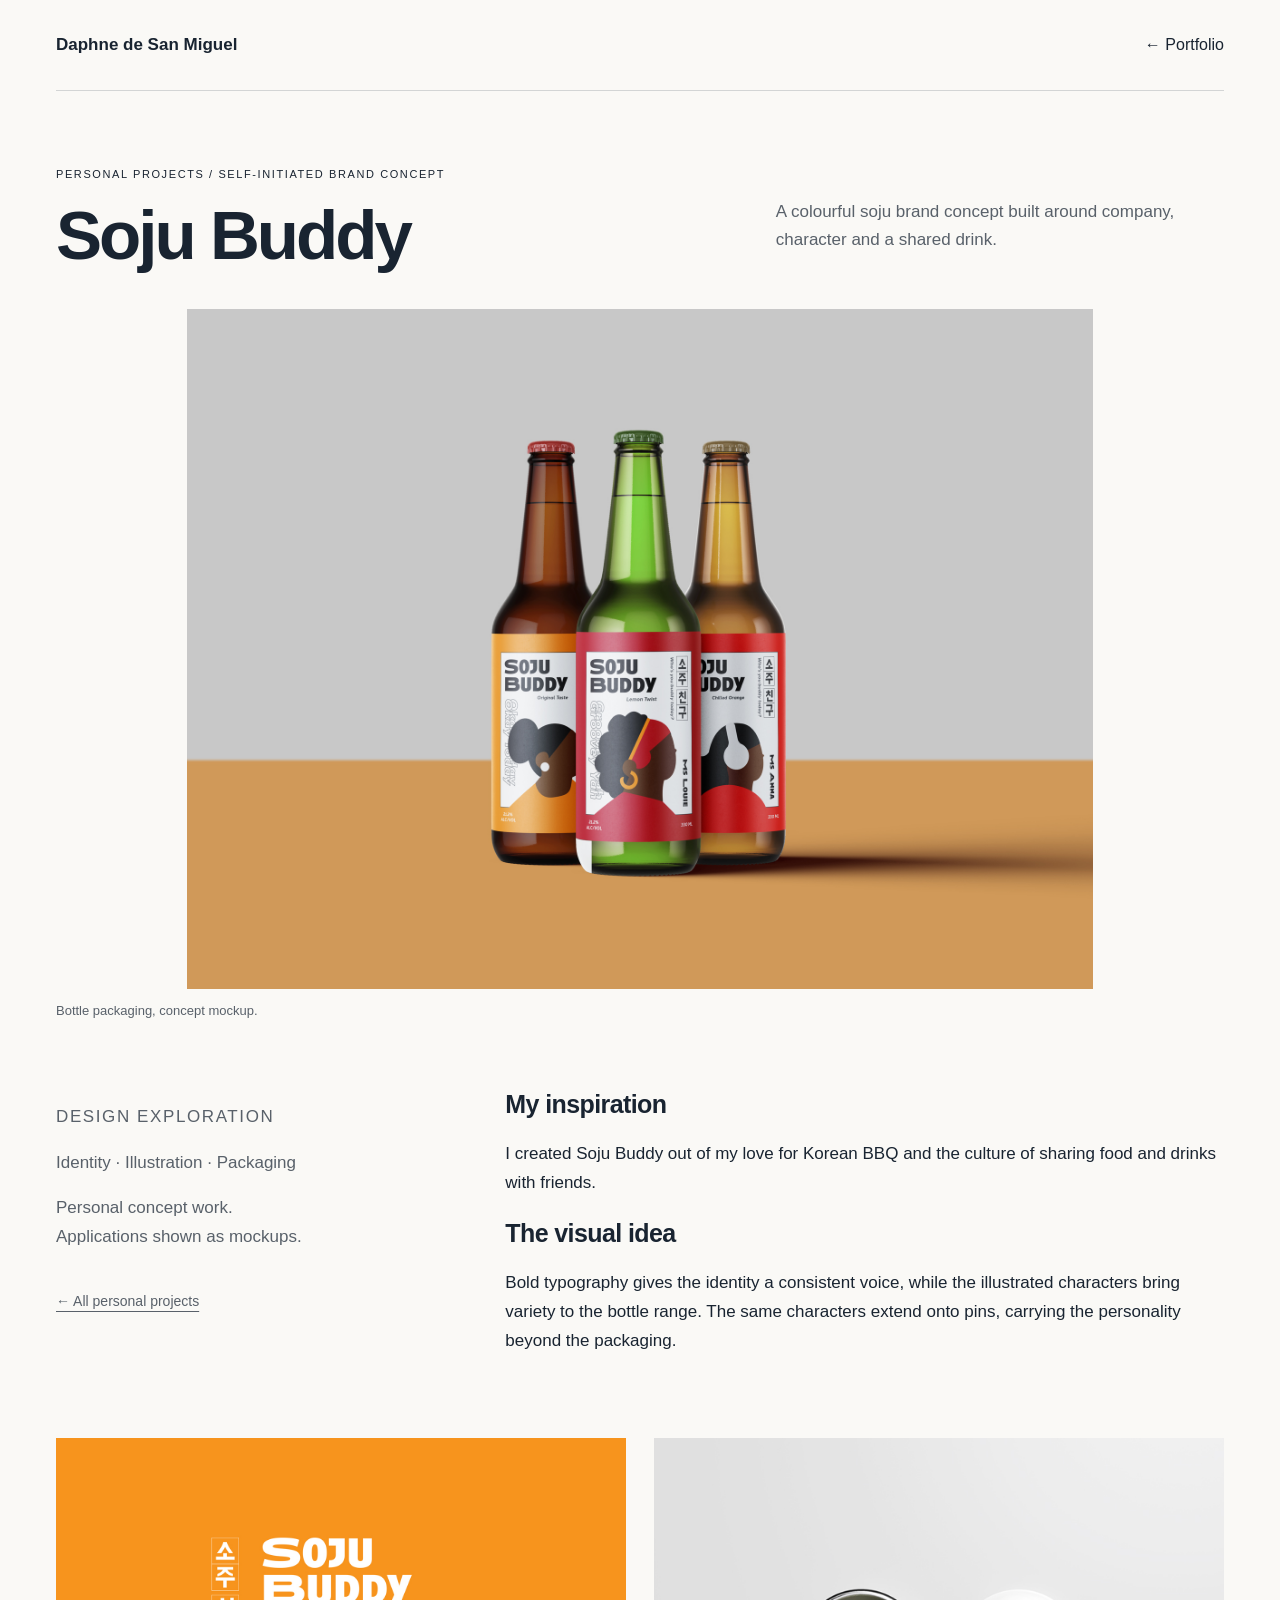
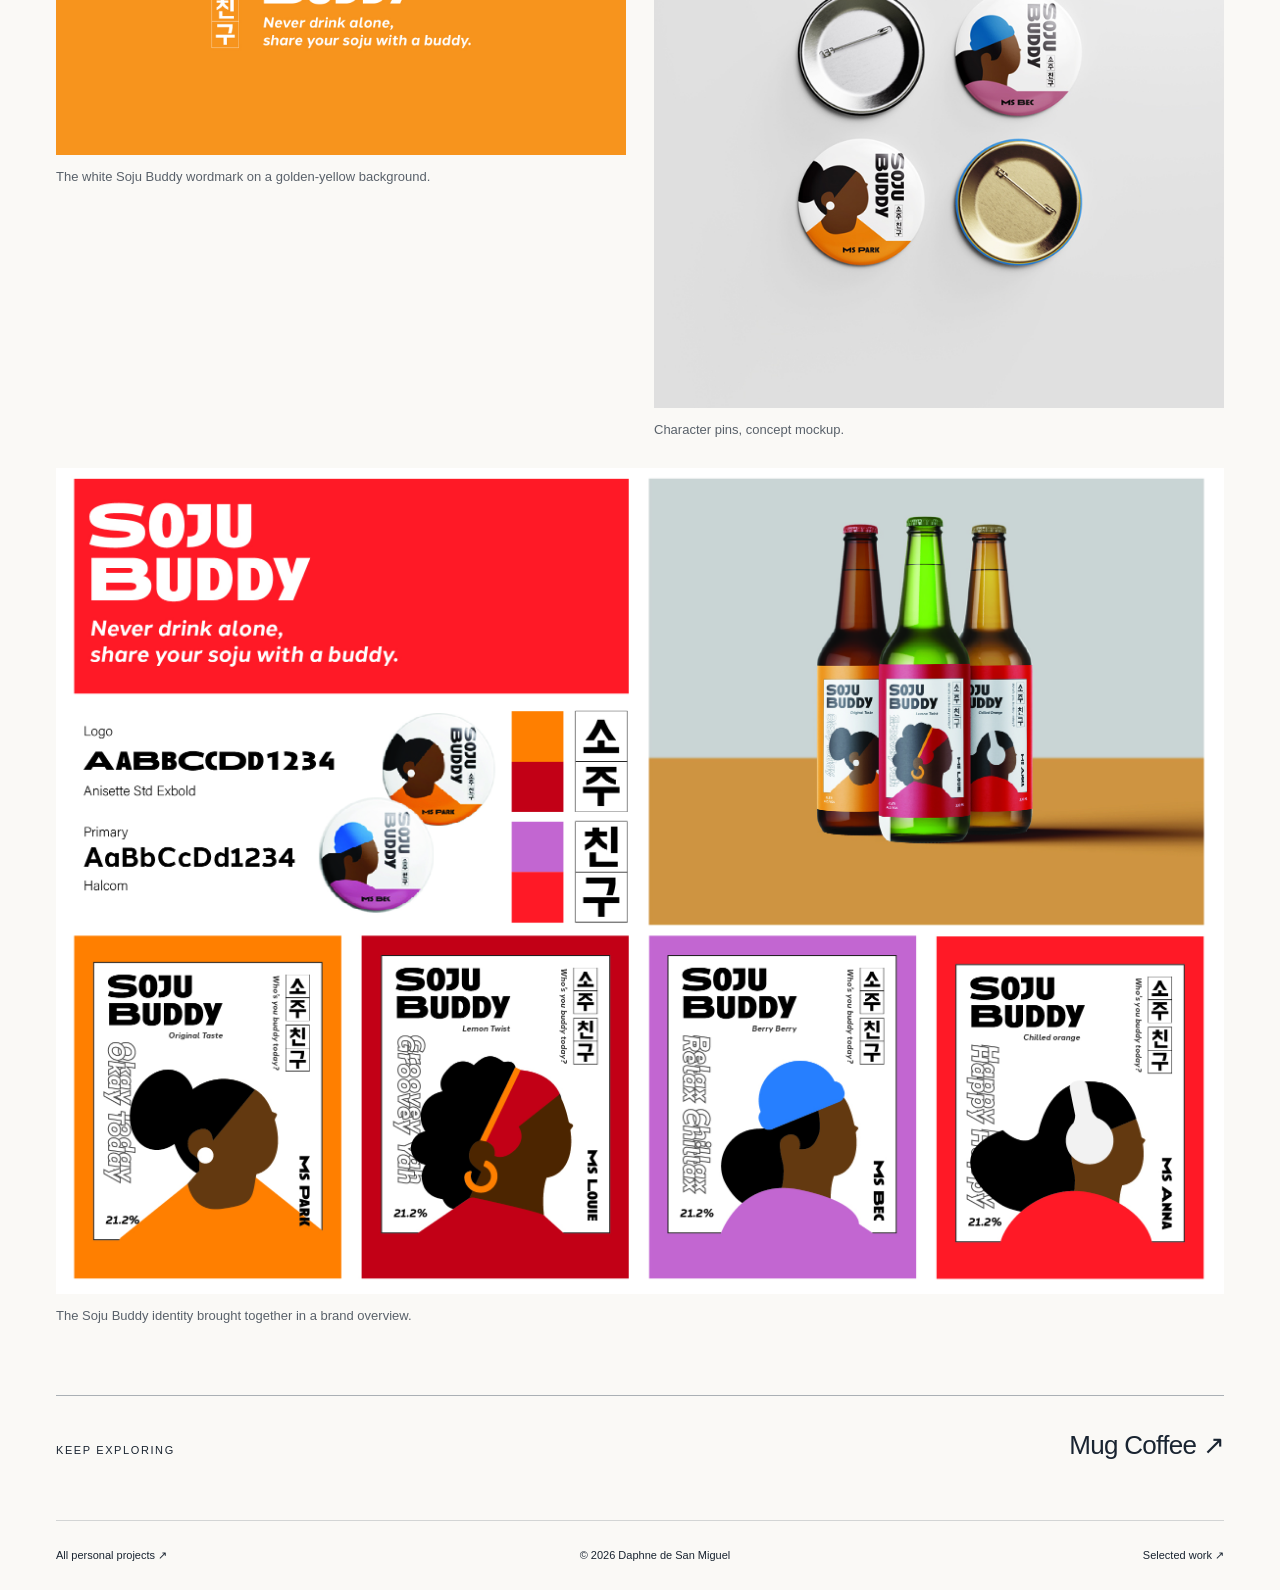
<file: site/soju-buddy.html>
<!doctype html><html lang="en"><head><meta charset="utf-8"><meta name="viewport" content="width=device-width,initial-scale=1"><title>Soju Buddy — Daphne de San Miguel</title><link rel="stylesheet" href="style.css"></head><body><header class="wrap"><a class="name" href="index.html">Daphne de San Miguel</a><a href="index.html#play">← Portfolio</a></header><main class="wrap project-detail personal-detail"><div class="project-heading"><div><p class="eyebrow"><a href="personal-projects.html">Personal projects</a> / Self-initiated brand concept</p><h1>Soju Buddy</h1></div><div class="lead"><p>A colourful soju brand concept built around company, character and a shared drink.</p></div></div><figure class="project-hero"><a href="images/personal/soju-buddy/Soju-Bottles-Mockup.jpg"><img src="images/personal/soju-buddy/Soju-Bottles-Mockup.jpg" alt="Bottle packaging, concept mockup." loading="eager"></a><figcaption>Bottle packaging, concept mockup.</figcaption></figure><div class="project-copy"><aside><p class="eyebrow">Design exploration</p><p>Identity · Illustration · Packaging</p><p>Personal concept work.<br>Applications shown as mockups.</p><a href="personal-projects.html">← All personal projects</a></aside><article><h2>My inspiration</h2><p>I created Soju Buddy out of my love for Korean BBQ and the culture of sharing food and drinks with friends.</p><h2>The visual idea</h2><p>Bold typography gives the identity a consistent voice, while the illustrated characters bring variety to the bottle range. The same characters extend onto pins, carrying the personality beyond the packaging.</p></article></div><div class="project-gallery"><figure class=""><a href="images/personal/soju-buddy/Soju-buddy-cover.jpg.jpg"><img src="images/personal/soju-buddy/Soju-buddy-cover.jpg.jpg" alt="The white Soju Buddy wordmark on a golden-yellow background." loading="lazy"></a><figcaption>The white Soju Buddy wordmark on a golden-yellow background.</figcaption></figure><figure class=""><a href="images/personal/soju-buddy/Soju-pin-buddies.jpg"><img src="images/personal/soju-buddy/Soju-pin-buddies.jpg" alt="Character pins, concept mockup." loading="lazy"></a><figcaption>Character pins, concept mockup.</figcaption></figure><figure class="wide"><a href="images/personal/soju-buddy/soju%20branding.jpg"><img src="images/personal/soju-buddy/soju%20branding.jpg" alt="The Soju Buddy identity brought together in a brand overview." loading="lazy"></a><figcaption>The Soju Buddy identity brought together in a brand overview.</figcaption></figure></div><div class="next-project"><span class="eyebrow">Keep exploring</span><a href="mug-coffee.html">Mug Coffee ↗</a></div></main><footer class="wrap"><a href="personal-projects.html">All personal projects ↗</a><span>© 2026 Daphne de San Miguel</span><a href="index.html#work">Selected work ↗</a></footer></body></html>
</file>
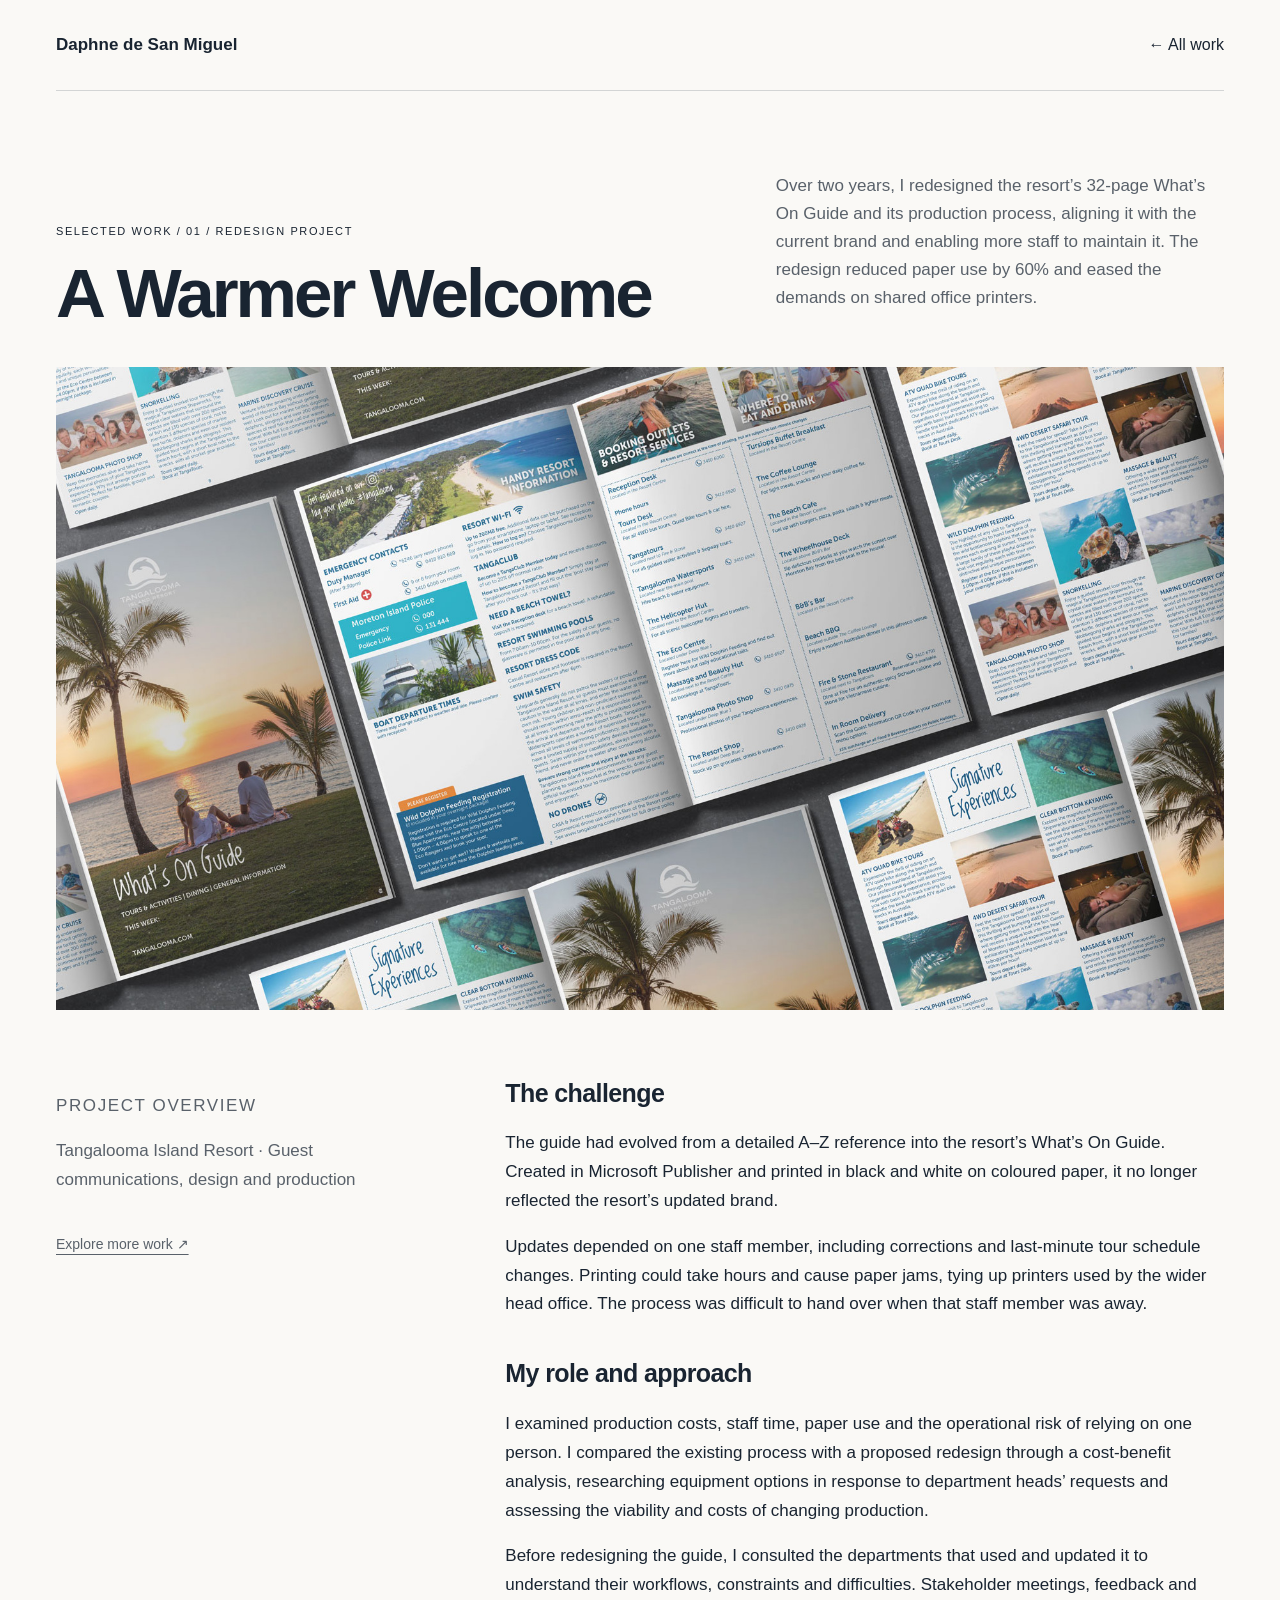
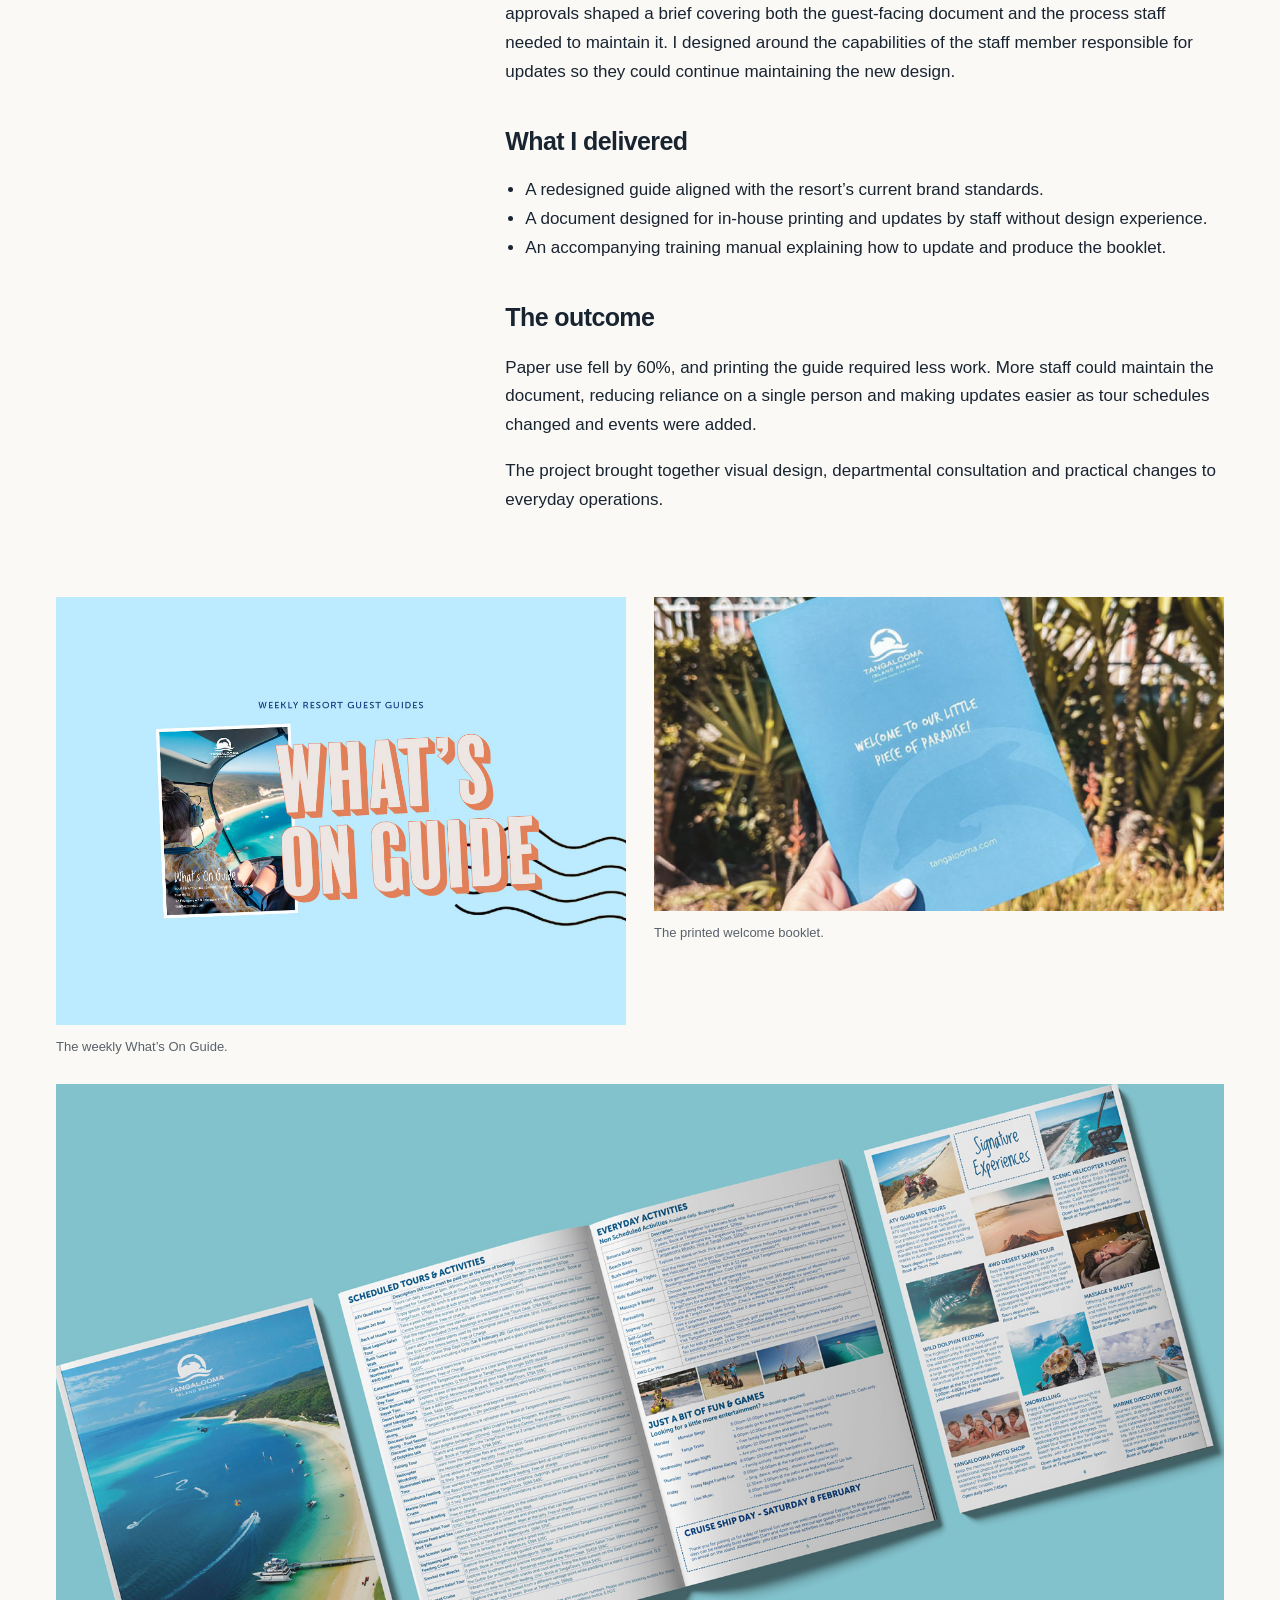
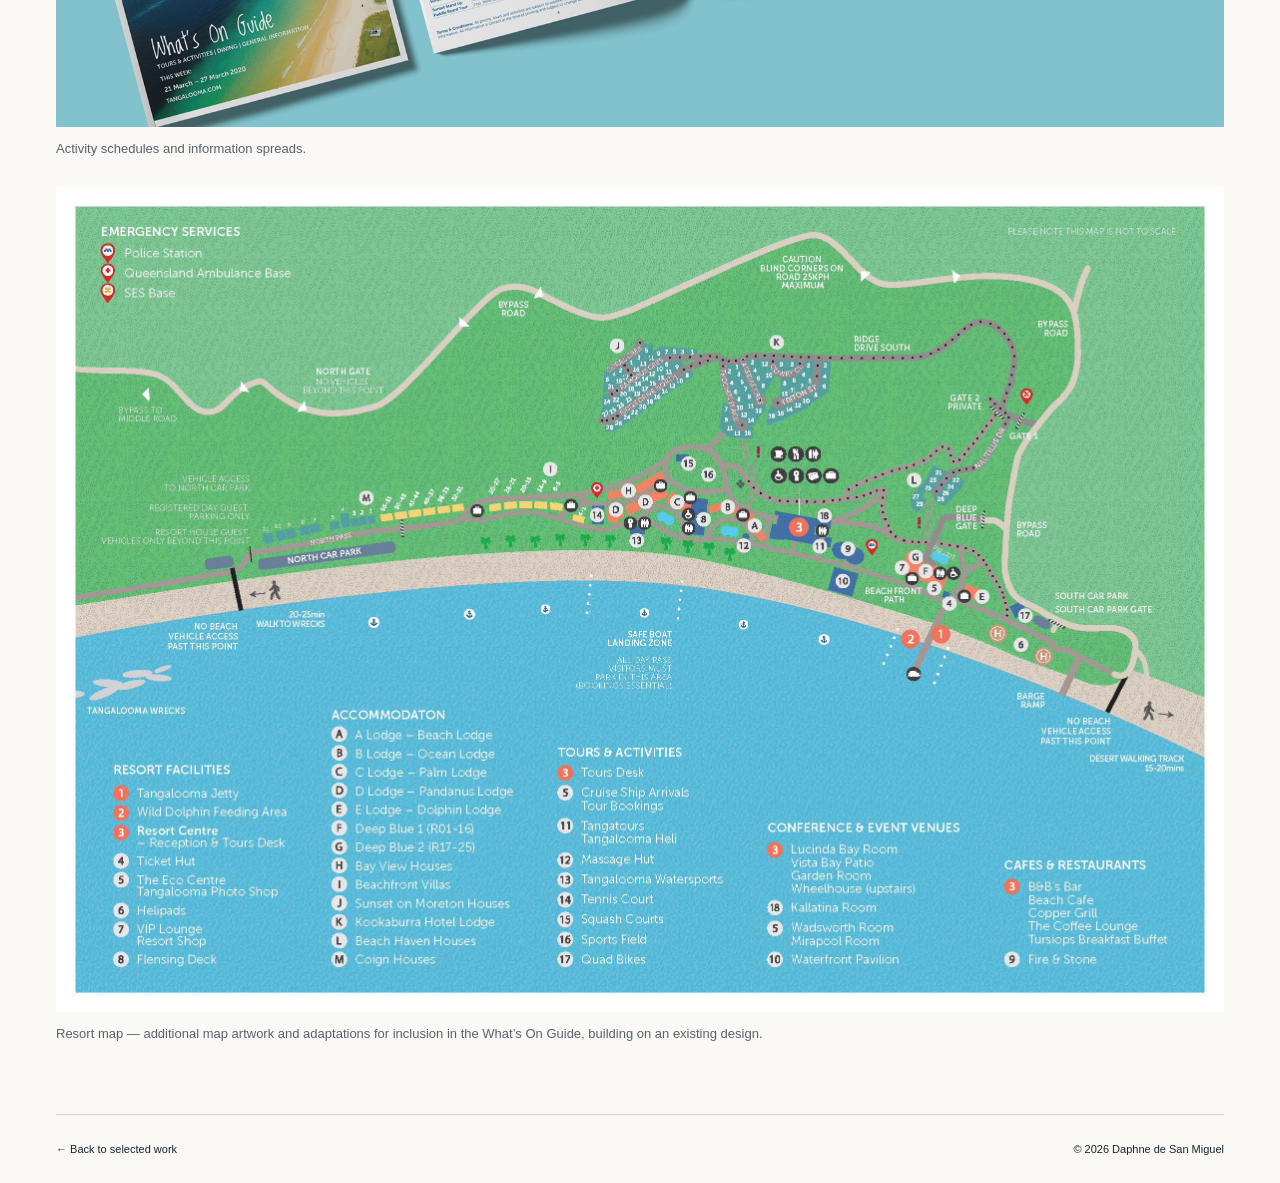
<file: site/welcome-guide.html>
<!doctype html><html lang="en"><head><meta charset="utf-8"><meta name="viewport" content="width=device-width,initial-scale=1"><title>A Warmer Welcome — Daphne de San Miguel</title><link rel="stylesheet" href="style.css"></head><body><header class="wrap"><a class="name" href="index.html">Daphne de San Miguel</a><a href="index.html#redesign">← All work</a></header><main class="wrap project-detail"><div class="project-heading"><div><p class="eyebrow">Selected work / 01 / Redesign Project</p><h1>A Warmer Welcome</h1></div><div class="lead"><p>Over two years, I redesigned the resort’s 32-page What’s On Guide and its production process, aligning it with the current brand and enabling more staff to maintain it. The redesign reduced paper use by 60% and eased the demands on shared office printers.</p></div></div><figure class="project-hero"><a href="images/welcome-guide-detail-0.jpg"><img src="images/welcome-guide-detail-0.jpg" alt="Welcome guide cover and interior layouts." loading="lazy"></a><figcaption>Welcome guide cover and interior layouts.</figcaption></figure><div class="project-copy"><aside><p class="eyebrow">Project overview</p><p>Tangalooma Island Resort · Guest communications, design and production</p><a href="index.html#work">Explore more work ↗</a></aside><article><h3>The challenge</h3>
<p>The guide had evolved from a detailed A–Z reference into the resort’s What’s On Guide. Created in Microsoft Publisher and printed in black and white on coloured paper, it no longer reflected the resort’s updated brand.</p>
<p>Updates depended on one staff member, including corrections and last-minute tour schedule changes. Printing could take hours and cause paper jams, tying up printers used by the wider head office. The process was difficult to hand over when that staff member was away.</p>
<h3>My role and approach</h3>
<p>I examined production costs, staff time, paper use and the operational risk of relying on one person. I compared the existing process with a proposed redesign through a cost-benefit analysis, researching equipment options in response to department heads’ requests and assessing the viability and costs of changing production.</p>
<p>Before redesigning the guide, I consulted the departments that used and updated it to understand their workflows, constraints and difficulties. Stakeholder meetings, feedback and approvals shaped a brief covering both the guest-facing document and the process staff needed to maintain it. I designed around the capabilities of the staff member responsible for updates so they could continue maintaining the new design.</p>
<h3>What I delivered</h3>
<ul>
<li>A redesigned guide aligned with the resort’s current brand standards.</li>
<li>A document designed for in-house printing and updates by staff without design experience.</li>
<li>An accompanying training manual explaining how to update and produce the booklet.</li>
</ul>
<h3>The outcome</h3>
<p>Paper use fell by 60%, and printing the guide required less work. More staff could maintain the document, reducing reliance on a single person and making updates easier as tour schedules changed and events were added.</p>
<p>The project brought together visual design, departmental consultation and practical changes to everyday operations.</p></article></div><div class="project-gallery"><figure class=""><a href="images/welcome-guide-detail-1.jpg"><img src="images/welcome-guide-detail-1.jpg" alt="The weekly What’s On Guide." loading="lazy"></a><figcaption>The weekly What’s On Guide.</figcaption></figure><figure class=""><a href="images/welcome-guide-detail-2.jpg"><img src="images/welcome-guide-detail-2.jpg" alt="The printed welcome booklet." loading="lazy"></a><figcaption>The printed welcome booklet.</figcaption></figure><figure class="wide"><a href="images/welcome-guide-detail-3.jpg"><img src="images/welcome-guide-detail-3.jpg" alt="Activity schedules and information spreads." loading="lazy"></a><figcaption>Activity schedules and information spreads.</figcaption></figure><figure class="wide"><a href="images/WOG-map.jpg"><img src="images/WOG-map.jpg" alt="Resort map — additional map artwork and adaptations for inclusion in the What’s On Guide, building on an existing design." loading="lazy"></a><figcaption>Resort map — additional map artwork and adaptations for inclusion in the What’s On Guide, building on an existing design.</figcaption></figure></div></main><footer class="wrap"><a href="index.html#redesign">← Back to selected work</a><span>© 2026 Daphne de San Miguel</span></footer></body></html>
</file>
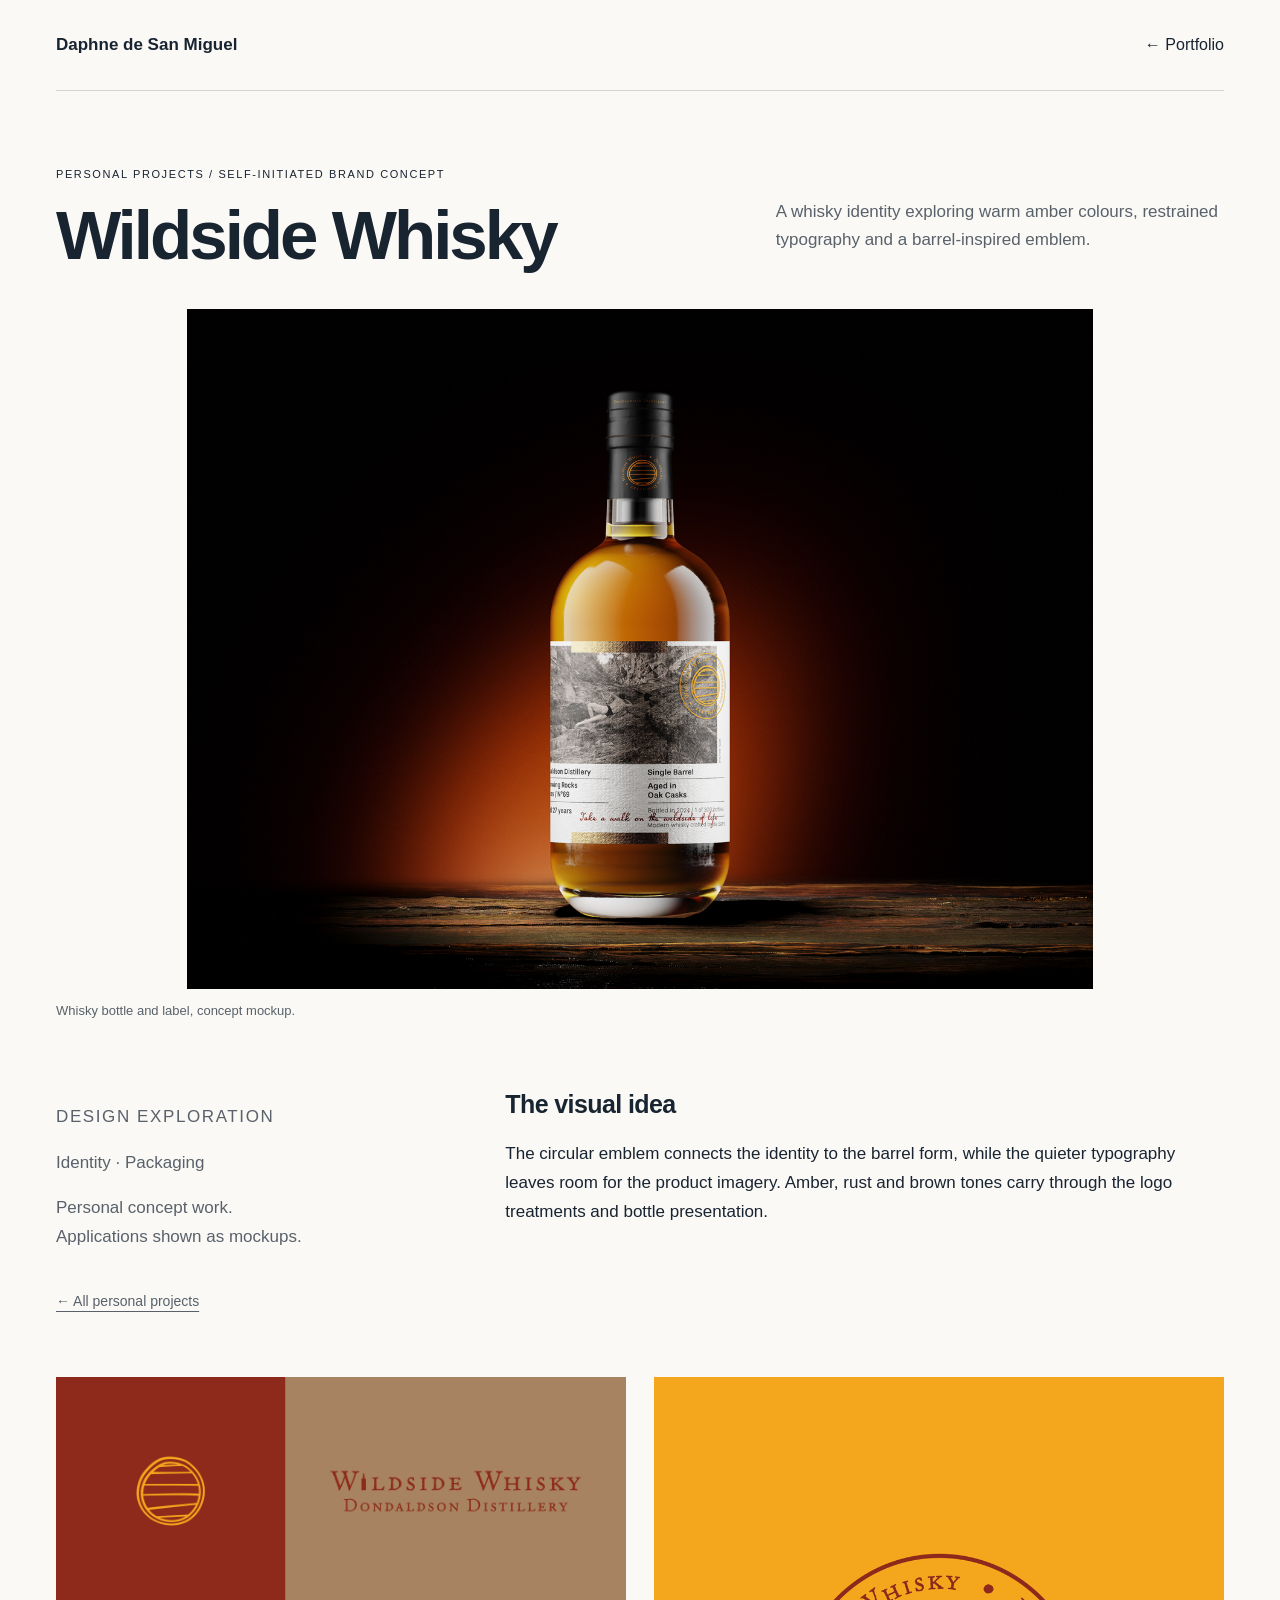
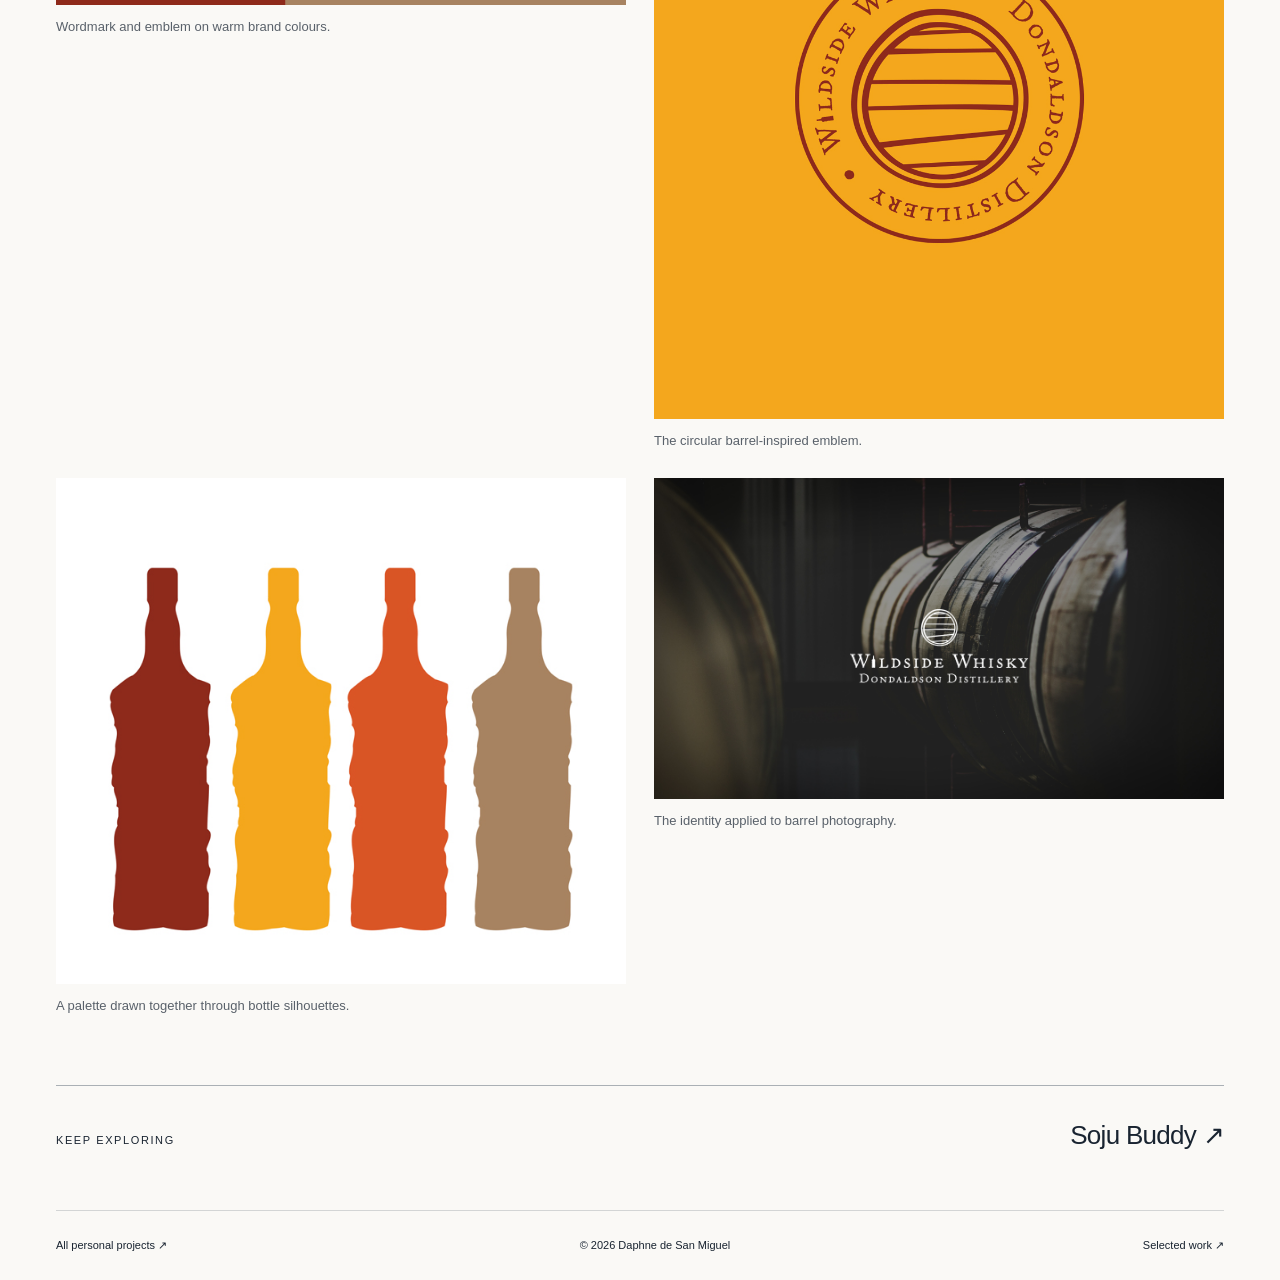
<file: site/wildside-whisky.html>
<!doctype html><html lang="en"><head><meta charset="utf-8"><meta name="viewport" content="width=device-width,initial-scale=1"><title>Wildside Whisky — Daphne de San Miguel</title><link rel="stylesheet" href="style.css"></head><body><header class="wrap"><a class="name" href="index.html">Daphne de San Miguel</a><a href="index.html#play">← Portfolio</a></header><main class="wrap project-detail personal-detail"><div class="project-heading"><div><p class="eyebrow"><a href="personal-projects.html">Personal projects</a> / Self-initiated brand concept</p><h1>Wildside Whisky</h1></div><div class="lead"><p>A whisky identity exploring warm amber colours, restrained typography and a barrel-inspired emblem.</p></div></div><figure class="project-hero"><a href="images/personal/wildside-whisky/Whisky_Bottle_Mockup.jpg"><img src="images/personal/wildside-whisky/Whisky_Bottle_Mockup.jpg" alt="Whisky bottle and label, concept mockup." loading="eager"></a><figcaption>Whisky bottle and label, concept mockup.</figcaption></figure><div class="project-copy"><aside><p class="eyebrow">Design exploration</p><p>Identity · Packaging</p><p>Personal concept work.<br>Applications shown as mockups.</p><a href="personal-projects.html">← All personal projects</a></aside><article><h2>The visual idea</h2><p>The circular emblem connects the identity to the barrel form, while the quieter typography leaves room for the product imagery. Amber, rust and brown tones carry through the logo treatments and bottle presentation.</p></article></div><div class="project-gallery"><figure class=""><a href="images/personal/wildside-whisky/Wildside-whisky-logo.jpg"><img src="images/personal/wildside-whisky/Wildside-whisky-logo.jpg" alt="Wordmark and emblem on warm brand colours." loading="lazy"></a><figcaption>Wordmark and emblem on warm brand colours.</figcaption></figure><figure class=""><a href="images/personal/wildside-whisky/Wildside-whisky-alt-logo.jpg"><img src="images/personal/wildside-whisky/Wildside-whisky-alt-logo.jpg" alt="The circular barrel-inspired emblem." loading="lazy"></a><figcaption>The circular barrel-inspired emblem.</figcaption></figure><figure class=""><a href="images/personal/wildside-whisky/Wildside-whisky-colour-palette.jpg"><img src="images/personal/wildside-whisky/Wildside-whisky-colour-palette.jpg" alt="A palette drawn together through bottle silhouettes." loading="lazy"></a><figcaption>A palette drawn together through bottle silhouettes.</figcaption></figure><figure class=""><a href="images/personal/wildside-whisky/Wildside-whisky-image.jpg"><img src="images/personal/wildside-whisky/Wildside-whisky-image.jpg" alt="The identity applied to barrel photography." loading="lazy"></a><figcaption>The identity applied to barrel photography.</figcaption></figure></div><div class="next-project"><span class="eyebrow">Keep exploring</span><a href="soju-buddy.html">Soju Buddy ↗</a></div></main><footer class="wrap"><a href="personal-projects.html">All personal projects ↗</a><span>© 2026 Daphne de San Miguel</span><a href="index.html#work">Selected work ↗</a></footer></body></html>
</file>
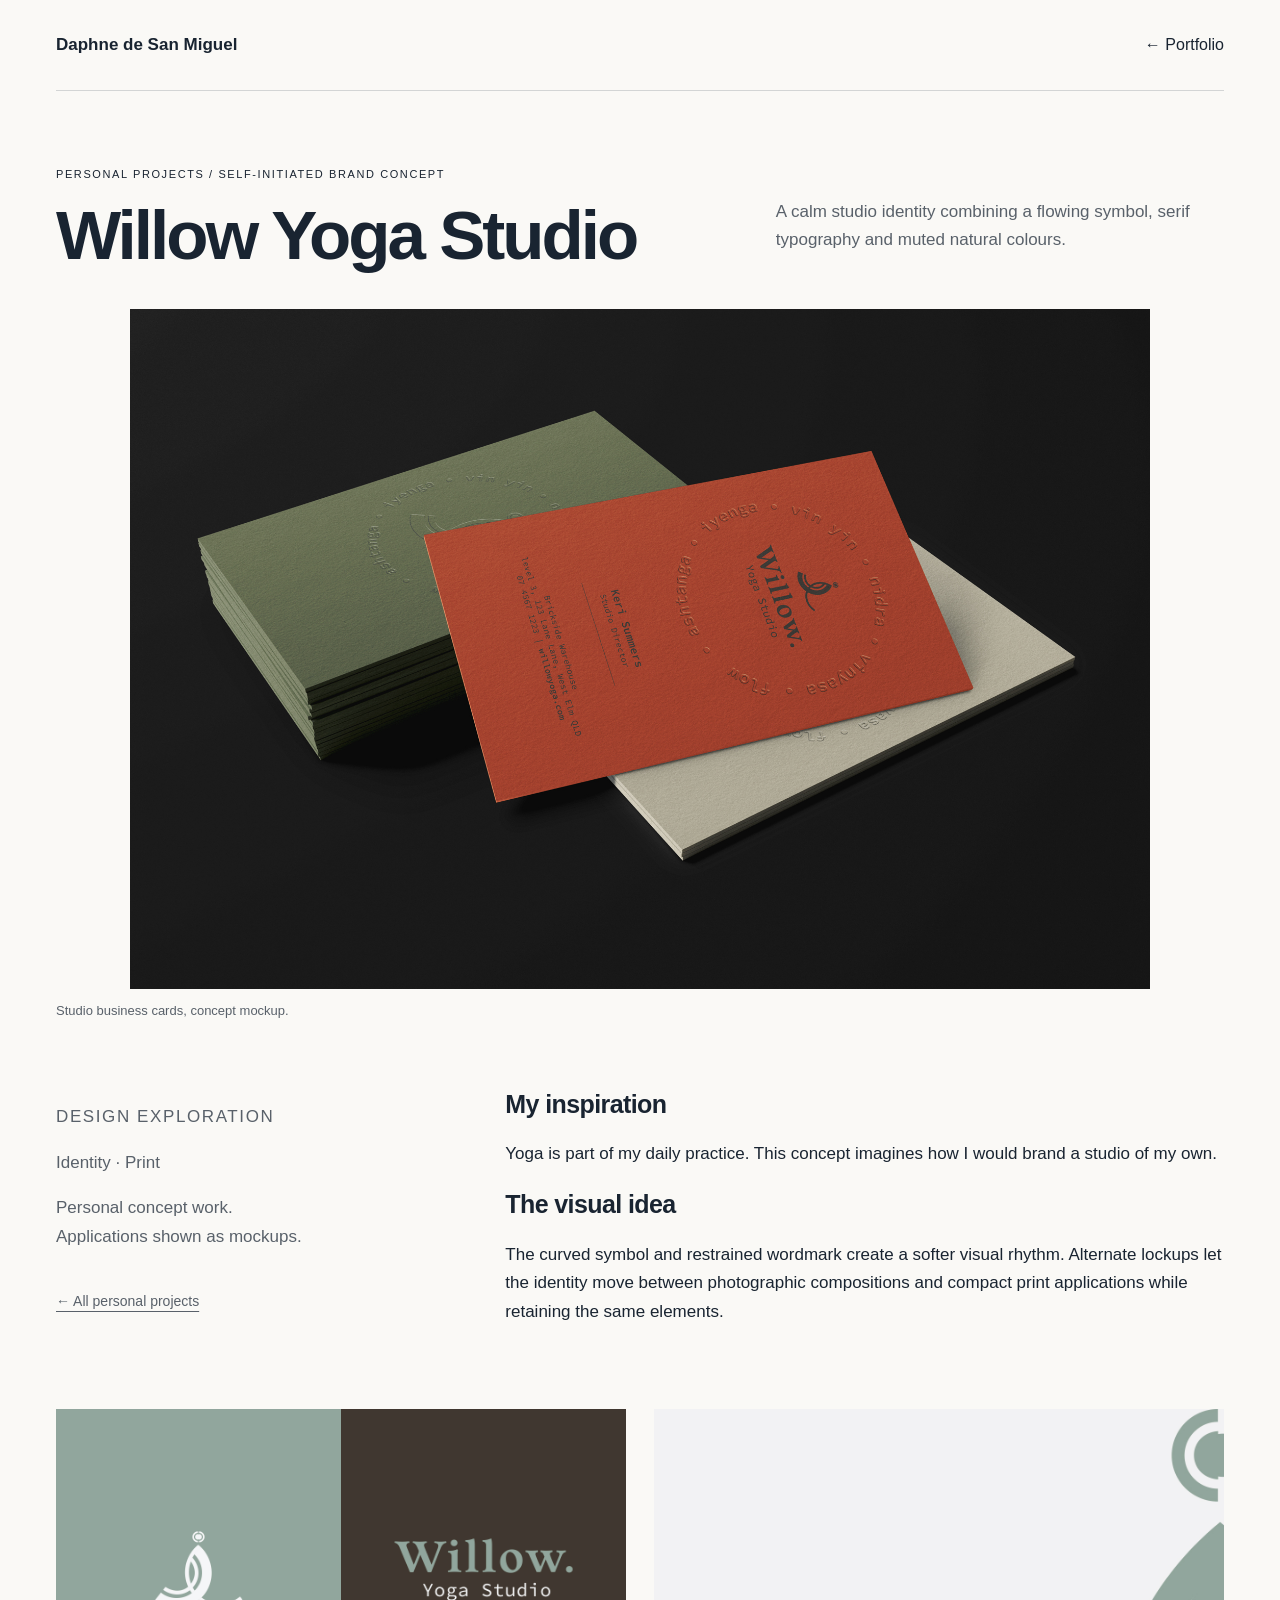
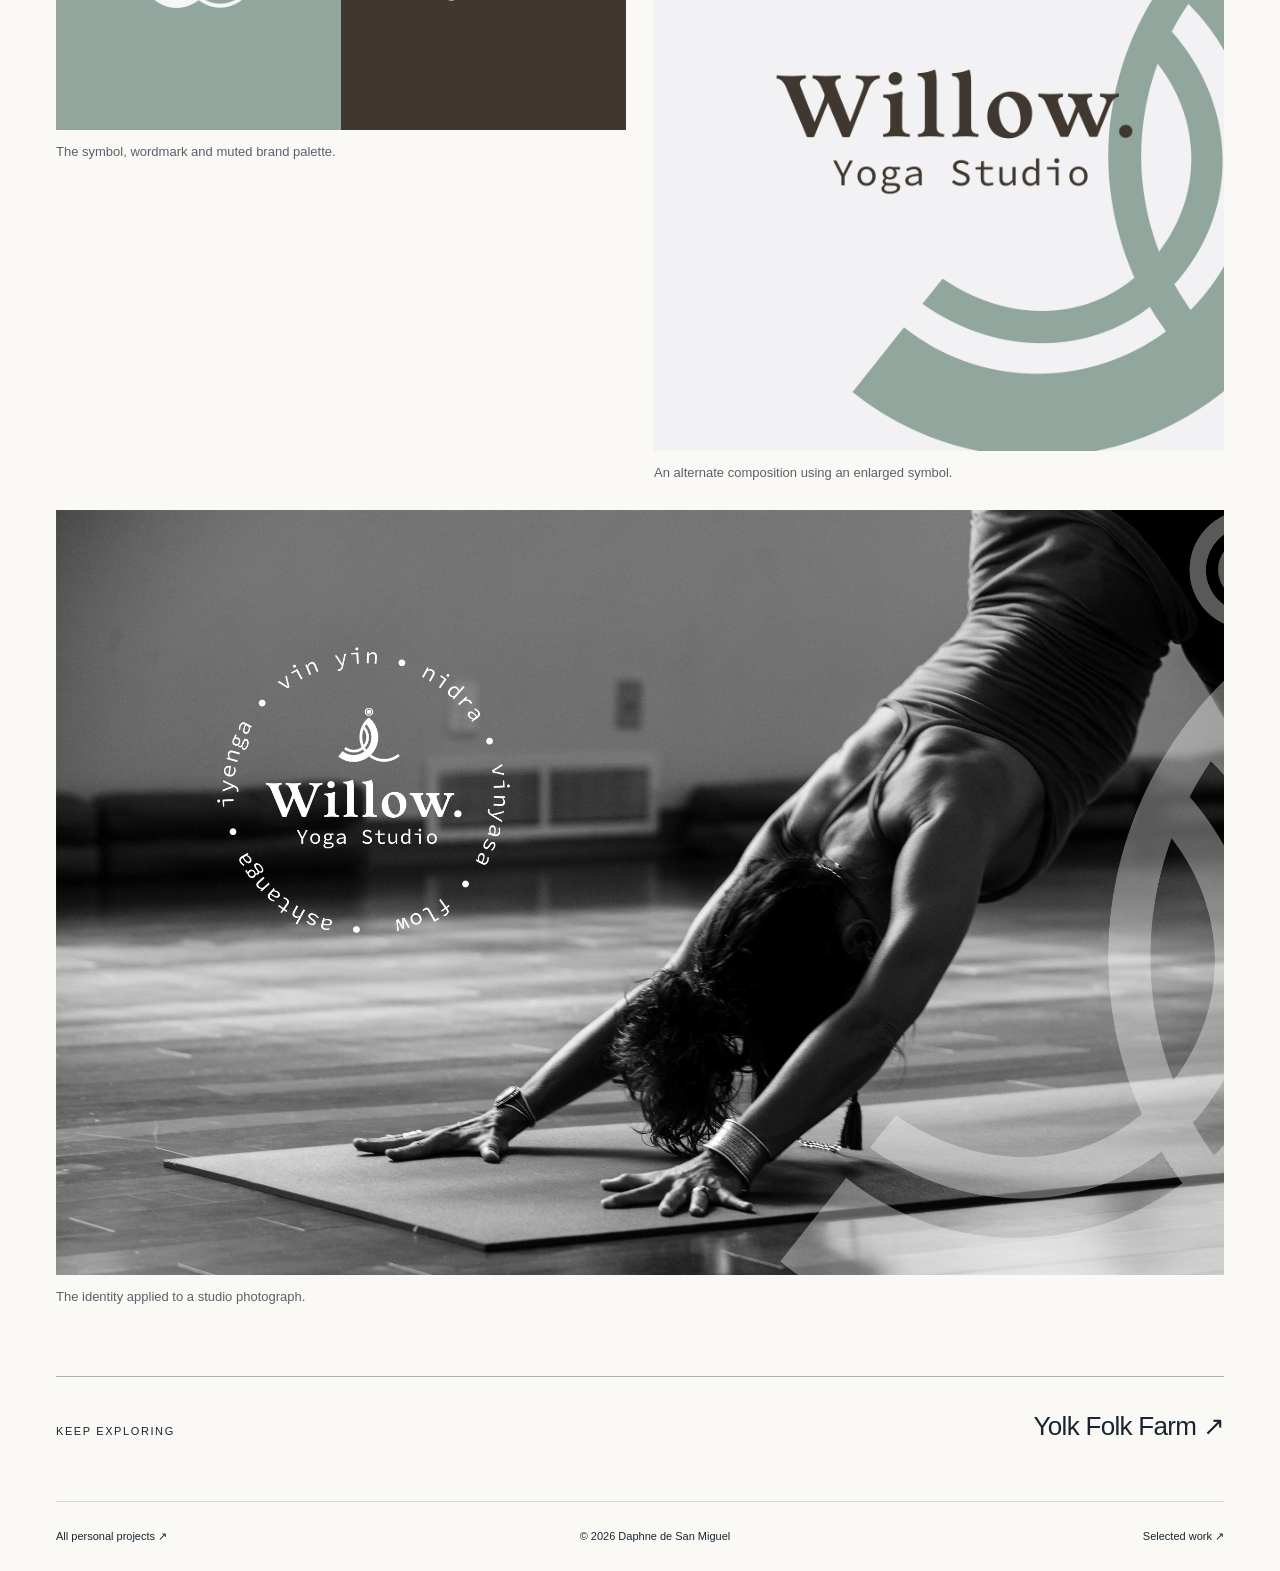
<file: site/willow-yoga.html>
<!doctype html><html lang="en"><head><meta charset="utf-8"><meta name="viewport" content="width=device-width,initial-scale=1"><title>Willow Yoga Studio — Daphne de San Miguel</title><link rel="stylesheet" href="style.css"></head><body><header class="wrap"><a class="name" href="index.html">Daphne de San Miguel</a><a href="index.html#play">← Portfolio</a></header><main class="wrap project-detail personal-detail"><div class="project-heading"><div><p class="eyebrow"><a href="personal-projects.html">Personal projects</a> / Self-initiated brand concept</p><h1>Willow Yoga Studio</h1></div><div class="lead"><p>A calm studio identity combining a flowing symbol, serif typography and muted natural colours.</p></div></div><figure class="project-hero"><a href="images/personal/willow-yoga/Business-Cards-Mockup.jpg"><img src="images/personal/willow-yoga/Business-Cards-Mockup.jpg" alt="Studio business cards, concept mockup." loading="eager"></a><figcaption>Studio business cards, concept mockup.</figcaption></figure><div class="project-copy"><aside><p class="eyebrow">Design exploration</p><p>Identity · Print</p><p>Personal concept work.<br>Applications shown as mockups.</p><a href="personal-projects.html">← All personal projects</a></aside><article><h2>My inspiration</h2><p>Yoga is part of my daily practice. This concept imagines how I would brand a studio of my own.</p><h2>The visual idea</h2><p>The curved symbol and restrained wordmark create a softer visual rhythm. Alternate lockups let the identity move between photographic compositions and compact print applications while retaining the same elements.</p></article></div><div class="project-gallery"><figure class=""><a href="images/personal/willow-yoga/Logo-colours.jpg"><img src="images/personal/willow-yoga/Logo-colours.jpg" alt="The symbol, wordmark and muted brand palette." loading="lazy"></a><figcaption>The symbol, wordmark and muted brand palette.</figcaption></figure><figure class=""><a href="images/personal/willow-yoga/Logo-Alt-Square-1.jpg"><img src="images/personal/willow-yoga/Logo-Alt-Square-1.jpg" alt="An alternate composition using an enlarged symbol." loading="lazy"></a><figcaption>An alternate composition using an enlarged symbol.</figcaption></figure><figure class="wide"><a href="images/personal/willow-yoga/Yoga-studio.jpg"><img src="images/personal/willow-yoga/Yoga-studio.jpg" alt="The identity applied to a studio photograph." loading="lazy"></a><figcaption>The identity applied to a studio photograph.</figcaption></figure></div><div class="next-project"><span class="eyebrow">Keep exploring</span><a href="yolk-folk.html">Yolk Folk Farm ↗</a></div></main><footer class="wrap"><a href="personal-projects.html">All personal projects ↗</a><span>© 2026 Daphne de San Miguel</span><a href="index.html#work">Selected work ↗</a></footer></body></html>
</file>
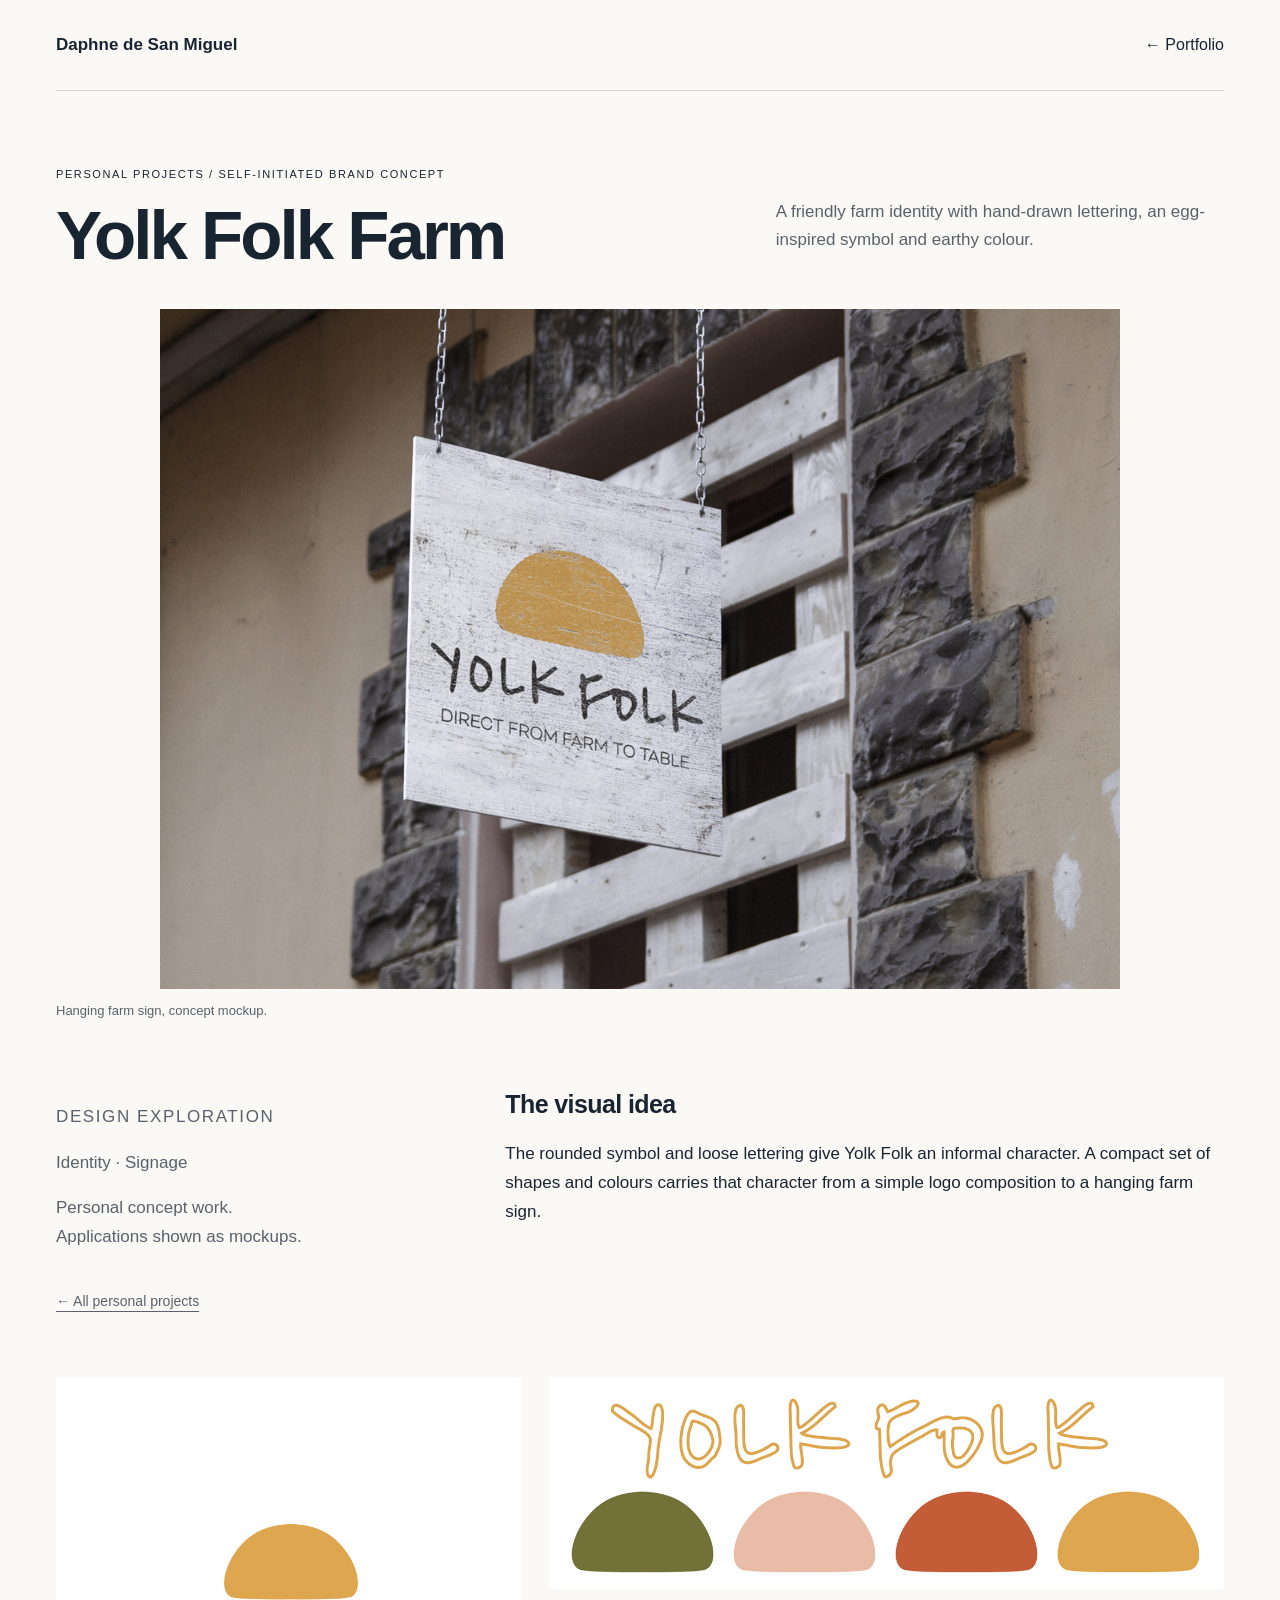
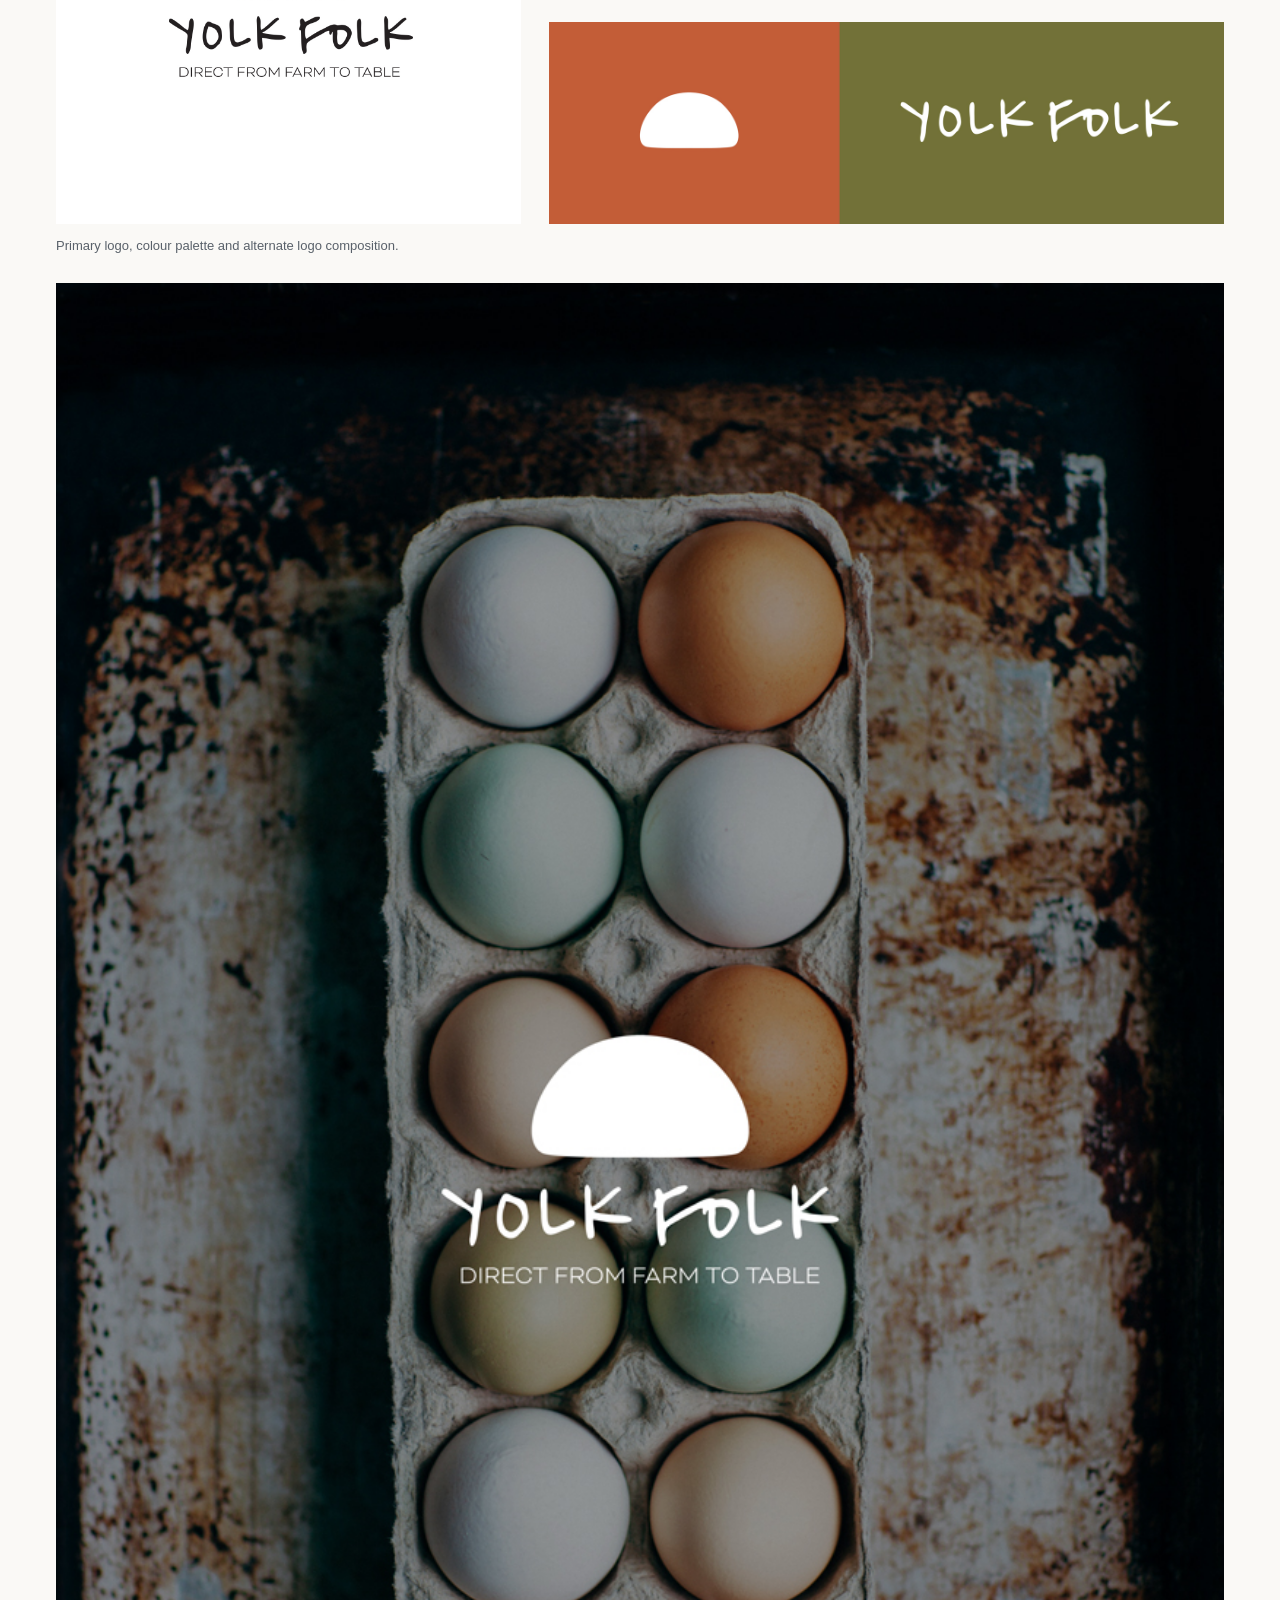
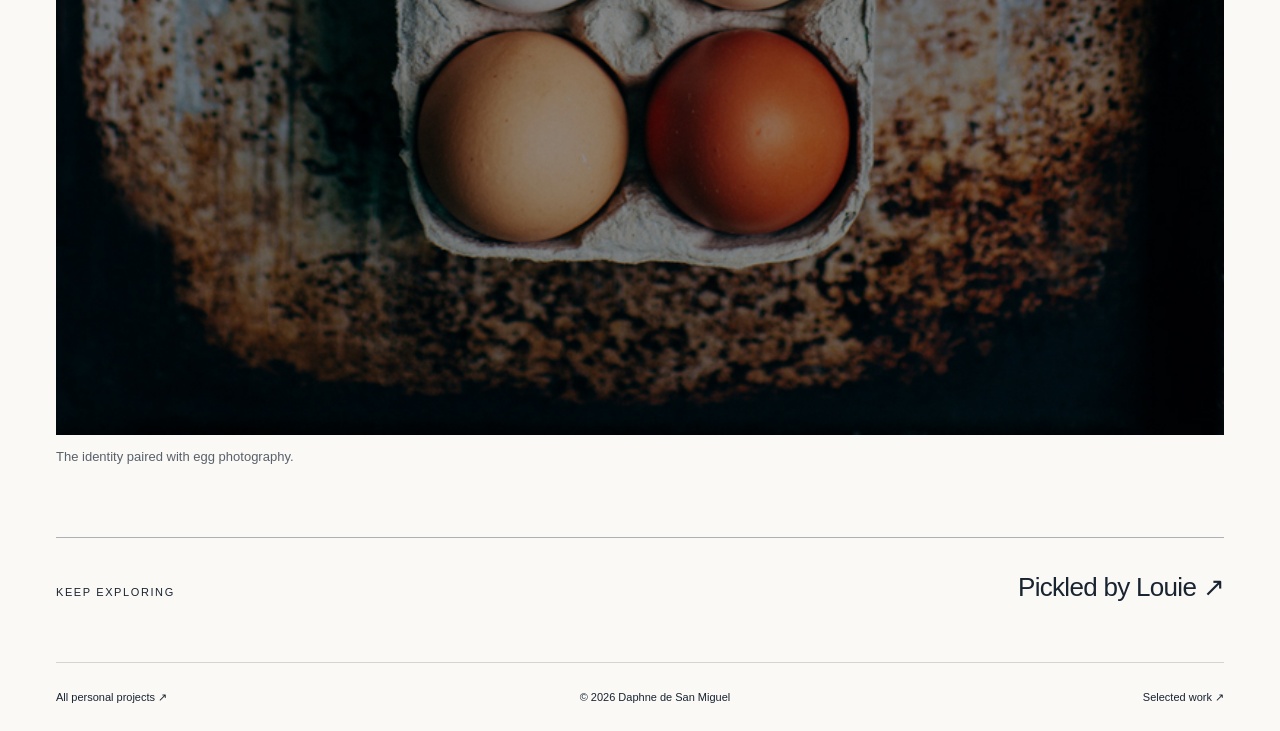
<file: site/yolk-folk.html>
<!doctype html><html lang="en"><head><meta charset="utf-8"><meta name="viewport" content="width=device-width,initial-scale=1"><title>Yolk Folk Farm — Daphne de San Miguel</title><link rel="stylesheet" href="style.css"></head><body><header class="wrap"><a class="name" href="index.html">Daphne de San Miguel</a><a href="index.html#play">← Portfolio</a></header><main class="wrap project-detail personal-detail"><div class="project-heading"><div><p class="eyebrow"><a href="personal-projects.html">Personal projects</a> / Self-initiated brand concept</p><h1>Yolk Folk Farm</h1></div><div class="lead"><p>A friendly farm identity with hand-drawn lettering, an egg-inspired symbol and earthy colour.</p></div></div><figure class="project-hero"><a href="images/personal/yolk-folk/Signage.jpg"><img src="images/personal/yolk-folk/Signage.jpg" alt="Hanging farm sign, concept mockup." loading="eager"></a><figcaption>Hanging farm sign, concept mockup.</figcaption></figure><div class="project-copy"><aside><p class="eyebrow">Design exploration</p><p>Identity · Signage</p><p>Personal concept work.<br>Applications shown as mockups.</p><a href="personal-projects.html">← All personal projects</a></aside><article><h2>The visual idea</h2><p>The rounded symbol and loose lettering give Yolk Folk an informal character. A compact set of shapes and colours carries that character from a simple logo composition to a hanging farm sign.</p></article></div><div class="project-gallery"><figure class="wide logo-stack"><div class="logo-stack-images"><a href="images/personal/yolk-folk/Yolk-Folk-Farm-logo.jpg"><img src="images/personal/yolk-folk/Yolk-Folk-Farm-logo.jpg" alt="Primary logo and farm-to-table tagline." loading="lazy"></a><div class="logo-stack-right"><a href="images/personal/yolk-folk/Yolk-Folk-Farm-colours.jpg"><img src="images/personal/yolk-folk/Yolk-Folk-Farm-colours.jpg" alt="The warm, earthy colour palette." loading="lazy"></a><a href="images/personal/yolk-folk/Yolk-Folk-Farm-logo-2.jpg"><img src="images/personal/yolk-folk/Yolk-Folk-Farm-logo-2.jpg" alt="An alternate logo composition for Yolk Folk Farm." loading="lazy"></a></div></div><figcaption>Primary logo, colour palette and alternate logo composition.</figcaption></figure><figure class="wide"><a href="images/personal/yolk-folk/Yolk-folk-image-logo.jpg"><img src="images/personal/yolk-folk/Yolk-folk-image-logo.jpg" alt="The identity paired with egg photography." loading="lazy"></a><figcaption>The identity paired with egg photography.</figcaption></figure></div><div class="next-project"><span class="eyebrow">Keep exploring</span><a href="pickled-by-louie.html">Pickled by Louie ↗</a></div></main><footer class="wrap"><a href="personal-projects.html">All personal projects ↗</a><span>© 2026 Daphne de San Miguel</span><a href="index.html#work">Selected work ↗</a></footer></body></html>
</file>
<file: site/style.css>
*{box-sizing:border-box}html{scroll-behavior:smooth;scroll-padding-top:24px}body{margin:0;background:#faf9f6;color:#192431;font:16px/1.5 Arial,Helvetica,sans-serif}a{color:inherit;text-decoration:none}a:focus-visible{outline:3px solid #173b64;outline-offset:6px}.wrap{width:min(1280px,calc(100% - 112px));margin:auto}header{display:flex;justify-content:space-between;align-items:center;padding:32px 0;border-bottom:1px solid #d3d5d5}.name{font-size:17px;font-weight:700}.name span{display:block;font-size:11px;letter-spacing:1px;font-weight:400;margin-top:4px}nav{display:flex;gap:32px;font-size:13px}.hero{padding:45px 0 66px}.eyebrow,.section-label{font-size:11px;text-transform:uppercase;letter-spacing:1.6px}.hero>.eyebrow{display:flex;justify-content:space-between}h1{font-size:clamp(80px,17.7vw,248px);line-height:.98;letter-spacing:-.085em;margin:42px 0 38px;font-weight:800}h1 span{color:#234d75}.hero-bottom{display:flex;justify-content:space-between;align-items:flex-end}.hero-bottom p{margin:0;font-size:20px;line-height:1.3}.hero-bottom p:nth-child(2){font-size:14px;color:#59616a;margin-left:auto;margin-right:100px}.hero-bottom a{font-size:42px;line-height:1}.index{border-top:1px solid #aab0b5;display:grid;grid-template-columns:1fr 1.5fr;gap:80px;padding:60px 0 78px}.index h2{font-size:52px;line-height:1.02;letter-spacing:-2px;margin:0}.contents a{display:flex;gap:30px;border-bottom:1px solid #b9bec3;padding:15px 0;font-size:19px}.contents a:first-child{padding-top:0}.contents span{font-size:12px;padding-top:5px;color:#66717c}.contents b{margin-left:auto;font-weight:400}.section-label{display:flex;justify-content:space-between;padding-bottom:20px}.grid{display:grid;grid-template-columns:1fr 1fr;gap:38px 20px}.visual{aspect-ratio:1.65;overflow:hidden;background:white}.visual img{width:100%;height:100%;object-fit:cover;display:block;transition:transform .3s}.project:hover img{transform:scale(1.025)}.caption{display:flex;justify-content:space-between;align-items:baseline;gap:12px;padding-top:14px}.caption h3{font-size:18px;margin:0;letter-spacing:-.4px}.caption span{font-size:11px;color:#59616a}.play{background:#e8edf2;padding:34px;position:relative;display:flex;flex-direction:column;justify-content:center}.play h3{font-size:54px;letter-spacing:-2px;line-height:1.02;margin:28px 0 20px}.play h3 span{position:absolute;right:30px;top:75px;font-size:100px;color:#234d75}.play p{font-size:14px;margin:0}.play small{font-size:10px;text-transform:uppercase;letter-spacing:1.5px;margin-top:24px;color:#59616a}.about{border-top:1px solid #aab0b5;margin-top:85px;padding:65px 0;display:grid;grid-template-columns:1fr 1.5fr;gap:80px}.about h2{font-size:48px;line-height:1.08;letter-spacing:-2px;margin:0 0 24px}.about p:not(.eyebrow){max-width:570px;color:#59616a}.about a{text-decoration:underline;text-underline-offset:6px;font-size:14px}footer{border-top:1px solid #d3d5d5;padding:26px 0;display:flex;justify-content:space-between;font-size:11px}.detail{max-width:850px;margin:65px auto}.detail h1{font-size:64px;letter-spacing:-3px;line-height:1.05}.detail h2{font-size:26px;margin-top:40px}.detail img{width:100%;height:auto;display:block;margin:28px 0}.detail p,.detail li{font-size:17px;line-height:1.65}@media(prefers-reduced-motion:reduce){html{scroll-behavior:auto}.visual img{transition:none}}@media(max-width:750px){.wrap{width:calc(100% - 40px)}header{align-items:flex-start;gap:20px}.name{font-size:14px}.name span{font-size:9px}nav{gap:15px;font-size:12px}.hero{padding:30px 0 40px}h1{font-size:19vw;margin:40px 0;letter-spacing:-.08em}.hero>.eyebrow{font-size:9px}.hero-bottom p{font-size:18px}.hero-bottom p:nth-child(2){display:none}.index,.about{grid-template-columns:1fr;gap:30px;padding:35px 0}.index h2{font-size:40px}.contents a{font-size:16px;gap:18px}.grid{grid-template-columns:1fr;gap:30px}.caption{flex-direction:column;gap:4px}.play{min-height:340px}.about{margin-top:45px}.about h2{font-size:36px}footer{gap:15px}.detail{margin:40px 20px}.detail h1{font-size:44px}}
/* Project selection and editorial case-study layout. */
.visual{position:relative}.rollover{position:absolute;inset:0;background:rgba(45,48,53,.82);color:white;display:flex;flex-direction:column;align-items:center;justify-content:center;text-align:center;padding:24px;opacity:0;transition:opacity .2s}.rollover strong{font-size:32px;font-weight:700;letter-spacing:-.7px}.rollover span{font-size:16px;font-weight:400;margin-top:7px}.project:hover .rollover,.project:focus-visible .rollover{opacity:1}.project-detail{padding-top:64px}.project-heading{display:grid;grid-template-columns:1.45fr 1fr;gap:70px;align-items:end;margin-bottom:38px}.project-heading h1{font-size:clamp(44px,5.4vw,78px);line-height:1.03;letter-spacing:-3px;margin:18px 0 0}.project-heading .lead{color:#59616a;font-size:17px;line-height:1.65}.project-hero{margin:0 0 65px}.project-hero img{display:block;width:100%;max-height:580px;object-fit:cover}.project-hero figcaption{display:none}.project-copy{display:grid;grid-template-columns:1fr 2fr;gap:90px;margin-bottom:65px}.project-copy aside{font-size:14px;color:#59616a}.project-copy aside a{display:inline-block;margin-top:22px;text-decoration:underline;text-underline-offset:5px}.project-copy h3{font-size:25px;letter-spacing:-.6px;margin:0 0 14px}.project-copy h3:not(:first-child){margin-top:36px}.project-copy p,.project-copy li{font-size:17px;line-height:1.7}.project-copy ul{padding-left:20px}.project-gallery{display:grid;grid-template-columns:1fr 1fr;gap:28px;margin-bottom:70px}.project-gallery figure{margin:0}.project-gallery figure:last-child:nth-child(odd){grid-column:1/-1}.project-gallery img{display:block;width:100%;height:auto}.project-gallery figcaption{font-size:13px;color:#59616a;margin-top:12px}
@media(hover:none){.rollover{opacity:1;inset:auto 0 0;padding:12px;background:rgba(45,48,53,.88)}.rollover strong{font-size:22px}.rollover span{font-size:13px;margin-top:2px}}
@media(max-width:750px){.project-detail{padding-top:35px}.project-heading,.project-copy{grid-template-columns:1fr;gap:24px}.project-heading h1{font-size:46px;letter-spacing:-2px}.project-hero{margin-bottom:35px}.project-copy{margin-bottom:35px}.project-gallery{grid-template-columns:1fr}.rollover strong{font-size:24px}}
@media(prefers-reduced-motion:reduce){.rollover{transition:none}}
.project-gallery .wide,.project-gallery .pattern-strip{grid-column:1/-1}.project-gallery .pattern-strip{margin-bottom:-28px}.project-gallery .pattern-strip img{height:150px;width:100%;object-fit:cover}.project-gallery .pattern-strip figcaption{display:none}.project-hero img{max-height:none;object-fit:contain}.project-gallery figure:last-child:nth-child(odd){grid-column:auto}.project-gallery figure.wide:last-child,.project-gallery figure.pattern-strip:last-child{grid-column:1/-1}@media(max-width:750px){.project-gallery .pattern-strip img{height:85px}}

/* Personal brand explorations. */
.personal-section{border-top:1px solid #aab0b5;margin-top:85px;padding-top:55px}.personal-intro{display:grid;grid-template-columns:1.2fr 1fr;gap:60px;align-items:end;margin-bottom:35px}.personal-intro h2{font-size:clamp(36px,4vw,54px);letter-spacing:-2px;line-height:1.08;margin:18px 0 0;max-width:430px}.personal-intro h2 span{display:inline-block;margin-left:16px;color:#234d75}.personal-intro p:not(.eyebrow){font-size:15px;color:#59616a}.text-link{text-decoration:underline;text-underline-offset:6px;font-size:14px}.featured-personal{display:grid;grid-template-columns:repeat(3,minmax(0,1fr));gap:22px}.personal-card .visual{aspect-ratio:4/3;background:#e8e7e3}.personal-card .visual img{object-fit:contain}.personal-card .caption{display:block}.personal-card .caption span{display:block;margin-top:5px}.project-kind{font-size:11px;color:#59616a;margin:6px 0 0}.personal-index{padding:64px 0 80px}.personal-index .project-heading{margin-bottom:52px}.personal-index .grid{row-gap:42px}.personal-detail .project-hero{background:transparent}.personal-detail .project-hero img{max-height:680px;object-fit:contain}.personal-detail .project-hero figcaption{display:block;font-size:13px;color:#59616a;margin-top:12px}.personal-detail .project-copy h2{font-size:25px;letter-spacing:-.6px;margin:0 0 14px}.next-project{border-top:1px solid #aab0b5;padding:30px 0 55px;display:flex;justify-content:space-between;gap:24px;align-items:baseline}.next-project a{font-size:26px;letter-spacing:-.7px}.personal-card:hover h3,.personal-card:focus-visible h3{text-decoration:underline;text-underline-offset:4px}
@media(max-width:950px){.featured-personal{grid-template-columns:repeat(2,minmax(0,1fr))}.personal-intro{gap:30px}}
@media(max-width:750px){.personal-section{margin-top:45px;padding-top:35px}.personal-intro{grid-template-columns:1fr;gap:12px}.featured-personal{grid-template-columns:1fr;gap:30px}.personal-index{padding:35px 0 45px}.next-project{align-items:flex-start;flex-direction:column;gap:12px}.next-project a{font-size:24px}.personal-index .project-heading h1{font-size:46px}}

.linkedin-link{display:inline-flex;align-items:center;gap:8px}.linkedin-icon{flex-shrink:0}.about .linkedin-link{text-decoration:none}.about .linkedin-link span{text-decoration:underline;text-underline-offset:6px}

.project-gallery .portrait img{height:680px;object-fit:contain;background:#f0efec}@media(max-width:750px){.project-gallery .portrait img{height:auto;max-height:600px}}

/* Concise publication showcases. */
.showcase-meta{font-size:14px;color:#59616a;border-top:1px solid #d3d5d5;padding:16px 0 24px}.showcase-meta p{margin:0}.publication-showcase .project-hero figcaption{display:block;font-size:13px;color:#59616a;margin-top:12px}.publication-showcase .project-hero{margin-bottom:28px}.resort-publications-card .caption{flex-wrap:wrap}

/* Phone layout only. Keep the desktop composition above unchanged. */
@media (max-width:750px) {
  html { -webkit-text-size-adjust:100%; text-size-adjust:100%; }
  body { font-size:1.0625rem; line-height:1.65; overflow-wrap:anywhere; }
  /* Let every nested grid/flex item shrink to the phone's content width. */
  *, *::before, *::after { min-width:0; }
  .wrap { width:auto; margin-inline:clamp(16px,5vw,28px); }
  main, section, article, aside, figure, .project, .caption { max-width:100%; }
  img { max-width:100%; }

  header { flex-wrap:wrap; align-items:center; gap:12px 16px; padding:20px 0 16px; }
  .name { font-size:1rem; }
  .name span { font-size:.875rem; letter-spacing:0; line-height:1.5; }
  nav { flex-basis:100%; flex-wrap:wrap; gap:8px 24px; font-size:1rem; }
  nav a, header > a:not(.name) { display:inline-flex; align-items:center; min-height:44px; }
  nav .linkedin-link { margin-left:auto; white-space:nowrap; }
  header > a:not(.name) { font-size:1rem; }

  .hero { padding:28px 0 36px; }
  .eyebrow { font-size:.875rem; letter-spacing:.06em; line-height:1.5; }
  .hero > .eyebrow { flex-wrap:wrap; gap:8px 16px; font-size:.875rem; letter-spacing:.06em; }
  .hero h1 { font-size:clamp(64px,20vw,144px); margin:30px 0; }
  .hero-bottom { gap:20px; align-items:center; }
  .hero-bottom p { font-size:1.125rem; line-height:1.5; }
  .hero-bottom > a { display:flex; align-items:center; justify-content:center; min-width:44px; min-height:44px; }

  .index, .grid, .featured-personal, .project-gallery,
  .personal-intro, .about, .project-heading, .project-copy {
    display:flex;
    flex-direction:column;
    align-items:stretch;
  }
  .index { gap:24px; padding:32px 0 40px; }
  .contents a { display:flex; align-items:center; gap:12px; min-height:56px; font-size:1rem; line-height:1.5; }
  .contents a:first-child { padding-top:15px; }
  .contents span { flex:0 0 1.5rem; padding-top:0; font-size:.875rem; }
  .contents b { flex:0 0 20px; margin-left:auto; text-align:right; }
  .section-label { flex-wrap:wrap; gap:8px 16px; font-size:.875rem; letter-spacing:.06em; line-height:1.5; }
  .grid, .featured-personal { gap:32px; }
  /* Show the entire artwork on phones, without a fixed-height crop. */
  .visual, .personal-card .visual { aspect-ratio:auto; }
  .visual img { height:auto; object-fit:contain; }
  .caption { align-items:flex-start; padding-top:12px; gap:5px; }
  .caption h3 { font-size:1.125rem; line-height:1.4; }
  .caption span, .project-kind { font-size:.875rem; line-height:1.5; }
  /* Captions already identify each project; keep artwork clear on touchscreens. */
  .rollover { display:none; }
  .project:hover img { transform:none; }

  .index h2, .personal-intro h2, .about h2 { font-size:clamp(1.875rem,8vw,2.25rem); letter-spacing:-.04em; line-height:1.15; }
  .personal-intro h2 span { margin-left:10px; }
  .personal-intro p:not(.eyebrow) { font-size:1.0625rem; line-height:1.65; }
  .text-link, .about .linkedin-link { display:inline-flex; align-items:center; min-height:44px; font-size:1rem; line-height:1.5; }
  .about { gap:16px; padding:32px 0; }
  .about > .eyebrow { margin:0; }
  .about p:not(.eyebrow) { line-height:1.65; }

  .project-detail, .personal-index { padding-top:28px; }
  .project-heading { gap:16px; margin-bottom:28px; }
  .project-heading .eyebrow { font-size:.875rem; letter-spacing:.06em; line-height:1.5; margin:0; }
  .project-heading h1, .personal-index .project-heading h1 { font-size:clamp(2rem,9vw,2.875rem); letter-spacing:-.04em; line-height:1.15; margin-top:12px; overflow-wrap:anywhere; }
  .project-heading .lead { font-size:1.0625rem; line-height:1.65; }
  .project-heading .lead p { margin:0; }
  .project-copy { gap:28px; margin-bottom:32px; }
  .project-copy aside p:first-child { margin-top:0; }
  .project-copy aside a { margin-top:8px; min-height:44px; display:inline-flex; align-items:center; font-size:1rem; }
  .project-copy h3, .personal-detail .project-copy h2 { font-size:1.5rem; line-height:1.3; }
  .project-copy p, .project-copy li { font-size:1.0625rem; line-height:1.65; }
  .project-copy li + li { margin-top:6px; }
  .project-gallery { gap:28px; margin-bottom:40px; }
  .project-hero img, .personal-detail .project-hero img,
  .project-gallery .portrait img, .project-gallery .pattern-strip img { height:auto; max-height:none; object-fit:contain; }
  .project-gallery .pattern-strip { margin-bottom:0; }
  .project-gallery figcaption, .personal-detail .project-hero figcaption,
  .publication-showcase .project-hero figcaption, .showcase-meta { font-size:.9375rem; line-height:1.6; }
  .next-project { padding:24px 0 32px; }
  .next-project a { display:inline-flex; align-items:center; min-height:44px; font-size:1.5rem; line-height:1.3; }

  footer { flex-wrap:wrap; align-items:center; gap:8px 20px; padding:20px 0; font-size:.875rem; line-height:1.5; }
  footer a { display:inline-flex; align-items:center; min-height:44px; font-size:1rem; }
}

/* Each contents arrow lands on its numbered project heading. */
.work-section-heading{font-size:14px;line-height:1.5;font-weight:400;margin:0 0 16px;scroll-margin-top:16px}.work-section>.project{display:block}

/* Square logo beside two horizontal brand images, aligned at top and bottom. */
.logo-stack-images{display:grid;grid-template-columns:1fr 1.45fr;gap:28px;align-items:stretch}
.logo-stack-images a{display:block;min-width:0}
.logo-stack-right{display:flex;flex-direction:column;justify-content:space-between;min-width:0}
@media(max-width:750px){.logo-stack-images{grid-template-columns:1fr;gap:20px}.logo-stack-right{gap:20px}}

/* Shared top and bottom spacing for the homepage sections. */
.portfolio-home { --section-space:56px; }
.portfolio-home > section {
  margin-block:0;
  padding-block:var(--section-space);
}
.portfolio-home .about > .eyebrow,
.portfolio-home .personal-intro .eyebrow { margin-top:0; }
.portfolio-home .about > div > :last-child { margin-bottom:0; }
@media(max-width:750px) {
  .portfolio-home { --section-space:32px; }
}
</file>
